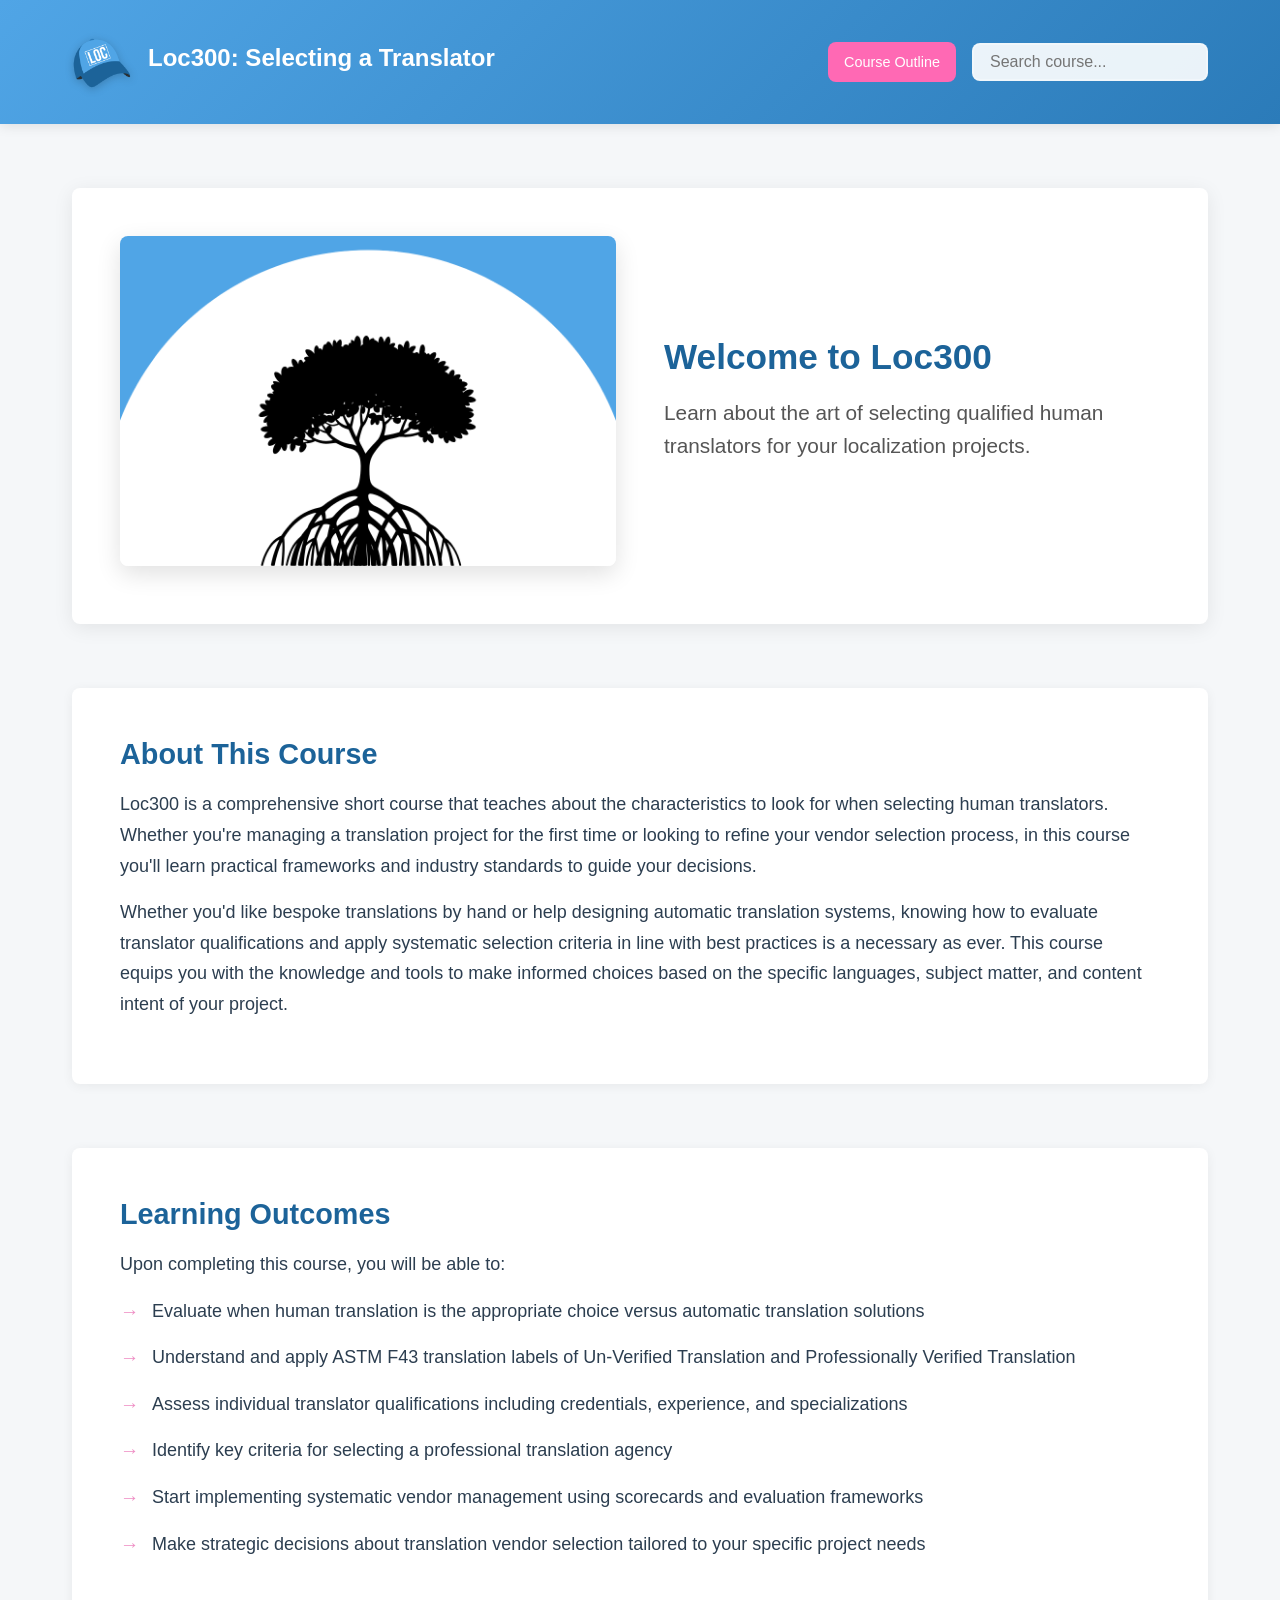
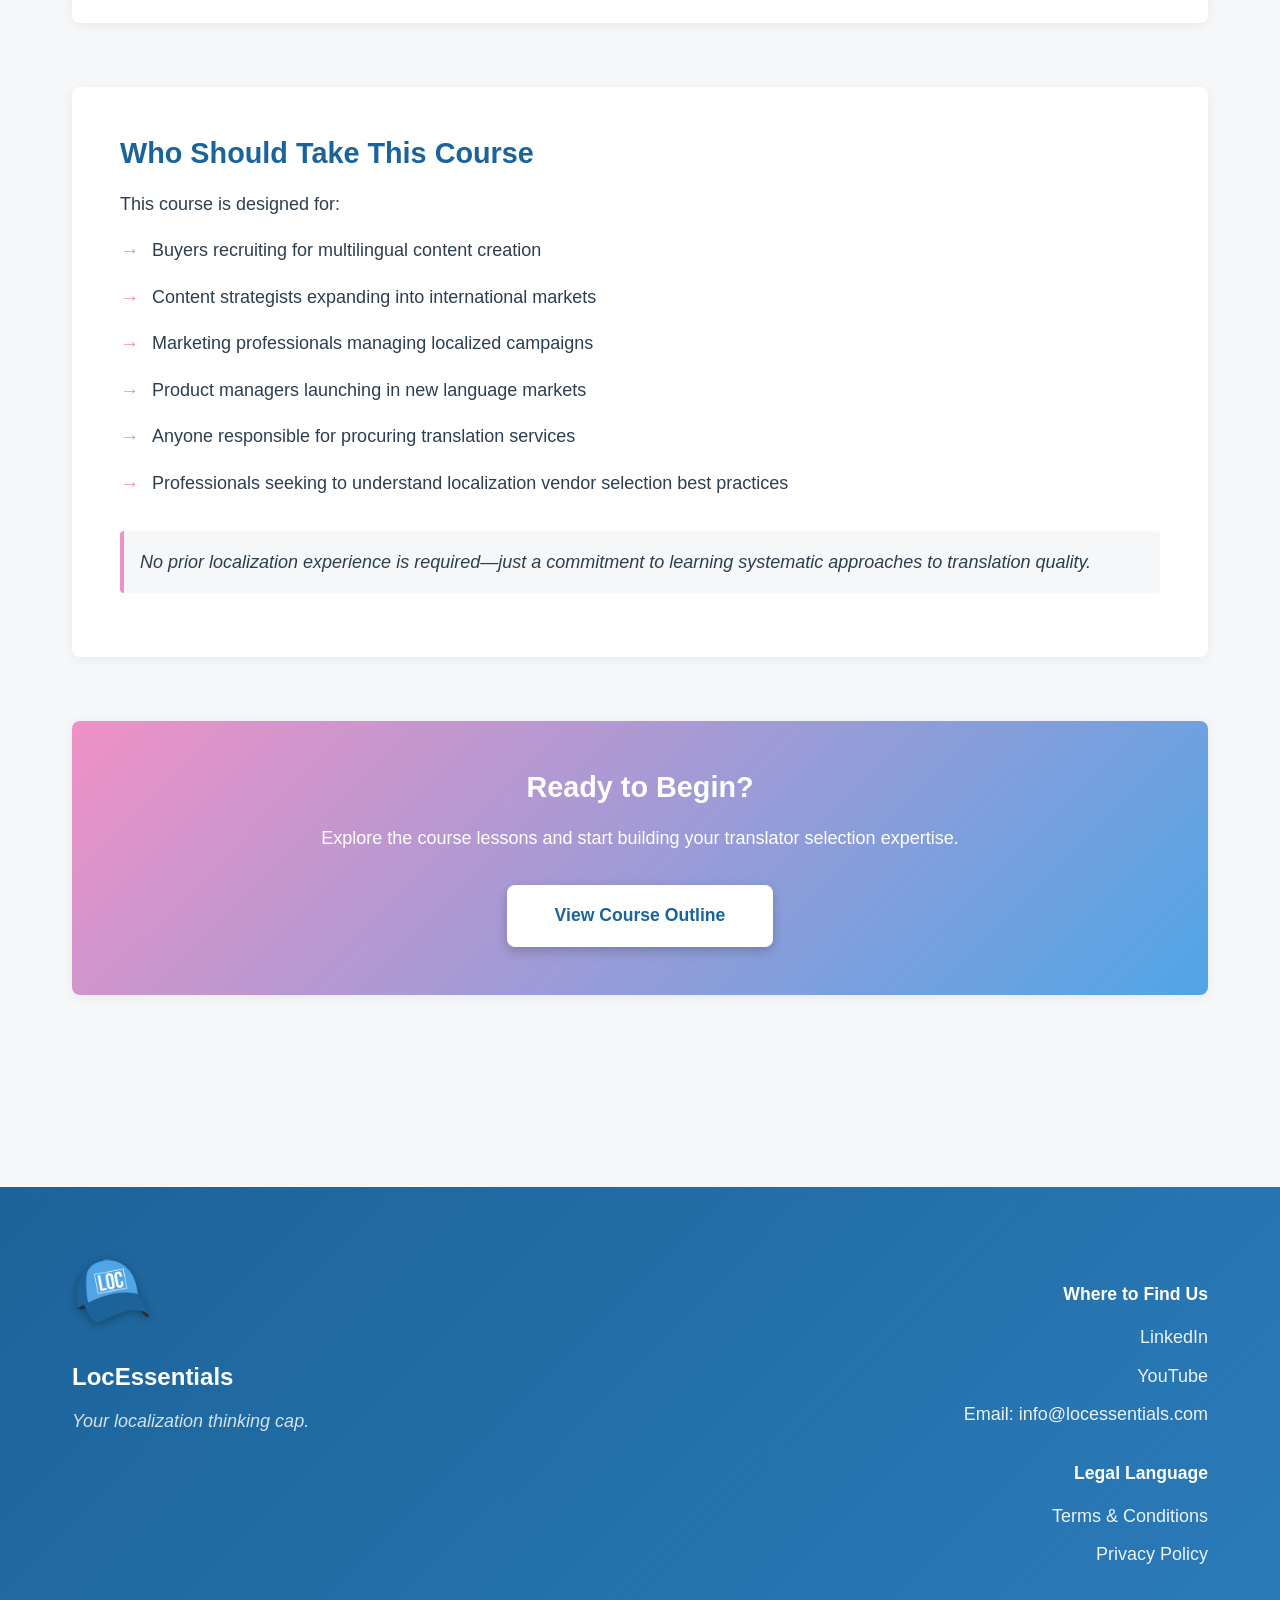
<file: index.html>
<!DOCTYPE html>
<html lang="en">
<head>
    <link rel="icon" type="image/x-icon" href="/favicon.ico">
    <meta charset="UTF-8">
    <meta name="viewport" content="width=device-width, initial-scale=1.0">
    <meta name="description" content="Loc300: Selecting a Translator - Learn the fundamentals of finding qualified human translators for your localization projects. A comprehensive course by LocEssentials.">
    <meta name="keywords" content="translator selection, localization, translation quality, human translation, translation agency, ASTM F43, vendor management">
    <meta name="author" content="LocEssentials">
    <meta property="og:title" content="Loc300: Selecting a Translator | LocEssentials">
    <meta property="og:description" content="Master the art of selecting qualified translators for your localization needs.">
    <meta property="og:type" content="website">
    <meta property="og:url" content="https://loc300.locessentials.com">
    
    <title>Loc300: Selecting a Translator | LocEssentials</title>
    <link rel="stylesheet" href="styles.css">
    <script src="search.js" defer></script>
</head>
<body>
    <header class="site-header">
        <div class="header-content">
            <div class="logo-title">
                <img src="images/logo-tilted.png" alt="LocEssentials tilted cap logo" class="header-logo">
                <h1 class="site-title"><a href="https://loc300.locessentials.com" class="footer-brand">Loc300: Selecting a Translator</a></h1>
            </div>
        <div class="search-container">
            <a href="course-outline.html" class="outline-button">Course Outline</a>
            <input type="search" placeholder="Search course..." class="search-input" id="searchInput">
        </div>
        </div>
    </header>

    <main class="main-content">
        <section class="hero-section">
            <div class="course-cover">
                <img src="images/OpenSource_ClassCover.png" alt="Mangrove tree and roots silhouette centered on a white circle with a light blue background">
            </div>
            <div class="welcome-text">
                <h2 class="section-title">Welcome to Loc300</h2>
                <p class="lead-text">Learn about the art of selecting qualified human translators for your localization projects.</p>
            </div>

        </section>

        <section class="course-description">
            <h3>About This Course</h3>
            <p>Loc300 is a comprehensive short course that teaches about the characteristics to look for when selecting human translators. Whether you're managing a translation project for the first time or looking to refine your vendor selection process, in this course you'll learn practical frameworks and industry standards to guide your decisions.</p>
            
            <p>Whether you'd like bespoke translations by hand or help designing automatic translation systems, knowing how to evaluate translator qualifications and apply systematic selection criteria in line with best practices is a necessary as ever. This course equips you with the knowledge and tools to make informed choices based on the specific languages, subject matter, and content intent of your project.</p>
        </section>

        <section class="learning-outcomes">
            <h3>Learning Outcomes</h3>
            <p>Upon completing this course, you will be able to:</p>
            <ul class="outcomes-list">
                <li>Evaluate when human translation is the appropriate choice versus automatic translation solutions</li>
                <li>Understand and apply ASTM F43 translation labels of Un-Verified Translation and Professionally Verified Translation</li>
                <li>Assess individual translator qualifications including credentials, experience, and specializations</li>
                <li>Identify key criteria for selecting a professional translation agency</li>
                <li>Start implementing systematic vendor management using scorecards and evaluation frameworks</li>
                <li>Make strategic decisions about translation vendor selection tailored to your specific project needs</li>
            </ul>
        </section>

        <section class="target-audience">
            <h3>Who Should Take This Course</h3>
            <p>This course is designed for:</p>
            <ul class="audience-list">
                <li>Buyers recruiting for multilingual content creation</li>
                <li>Content strategists expanding into international markets</li>
                <li>Marketing professionals managing localized campaigns</li>
                <li>Product managers launching in new language markets</li>
                <li>Anyone responsible for procuring translation services</li>
                <li>Professionals seeking to understand localization vendor selection best practices</li>
            </ul>
            <p class="audience-note">No prior localization experience is required—just a commitment to learning systematic approaches to translation quality.</p>
        </section>

        <section class="cta-section">
            <h3>Ready to Begin?</h3>
            <p>Explore the course lessons and start building your translator selection expertise.</p>
            <a href="course-outline.html" class="cta-button">View Course Outline</a>
        </section>
    </main>

    <footer class="site-footer">
        <div class="footer-content">
            <div class="footer-column footer-left">
                <img src="images/logo-primary.png" alt="LocEssentials primary cap logo" class="footer-logo">
                <a href="https://locessentials.com" target="_blank" rel="noopener noreferrer" class="footer-brand">LocEssentials</a>
                <p class="footer-tagline">Your localization thinking cap.</p>
            </div>
            
            <div class="footer-column footer-right">
                <h4>Where to Find Us</h4>
                <ul class="footer-links">
                    <li><a href="https://www.linkedin.com/company/locessentials/" target="_blank" rel="noopener noreferrer">LinkedIn</a></li>
                    <li><a href="https://www.youtube.com/@locessentials" target="_blank" rel="noopener noreferrer">YouTube</a></li>
                    <li><a href="mailto:info@locessentials.com">Email: info@locessentials.com</a></li>
                </ul>
                <h4>Legal Language</h4>
                <ul class="footer-links">
                    <li><a href="https://locessentials.com/terms-of-service/" target="_blank" rel="noopener noreferrer">Terms & Conditions</a></li>
                    <li><a href="https://locessentials.com/privacy-policy/" target="_blank" rel="noopener noreferrer">Privacy Policy</a></li>
                </ul>
            </div>
        </div>
    </footer>
</body>
</html>
</file>
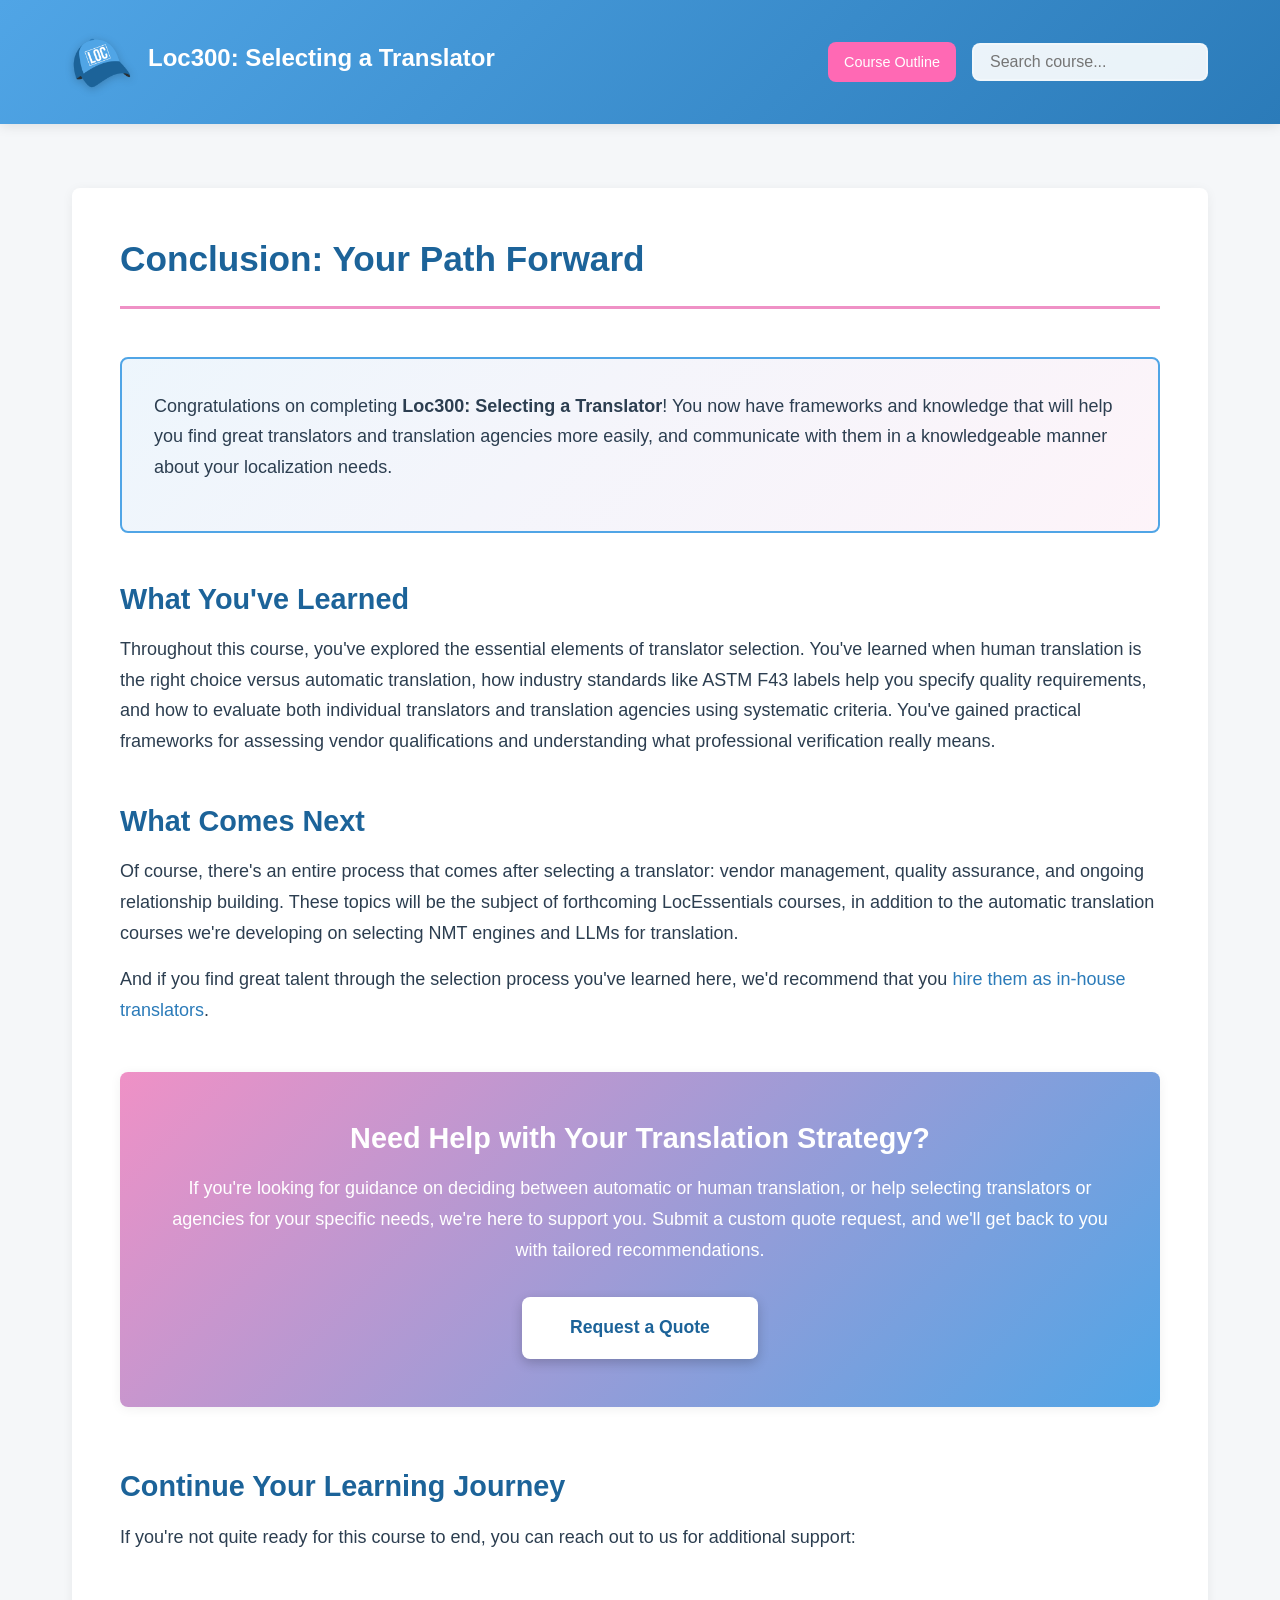
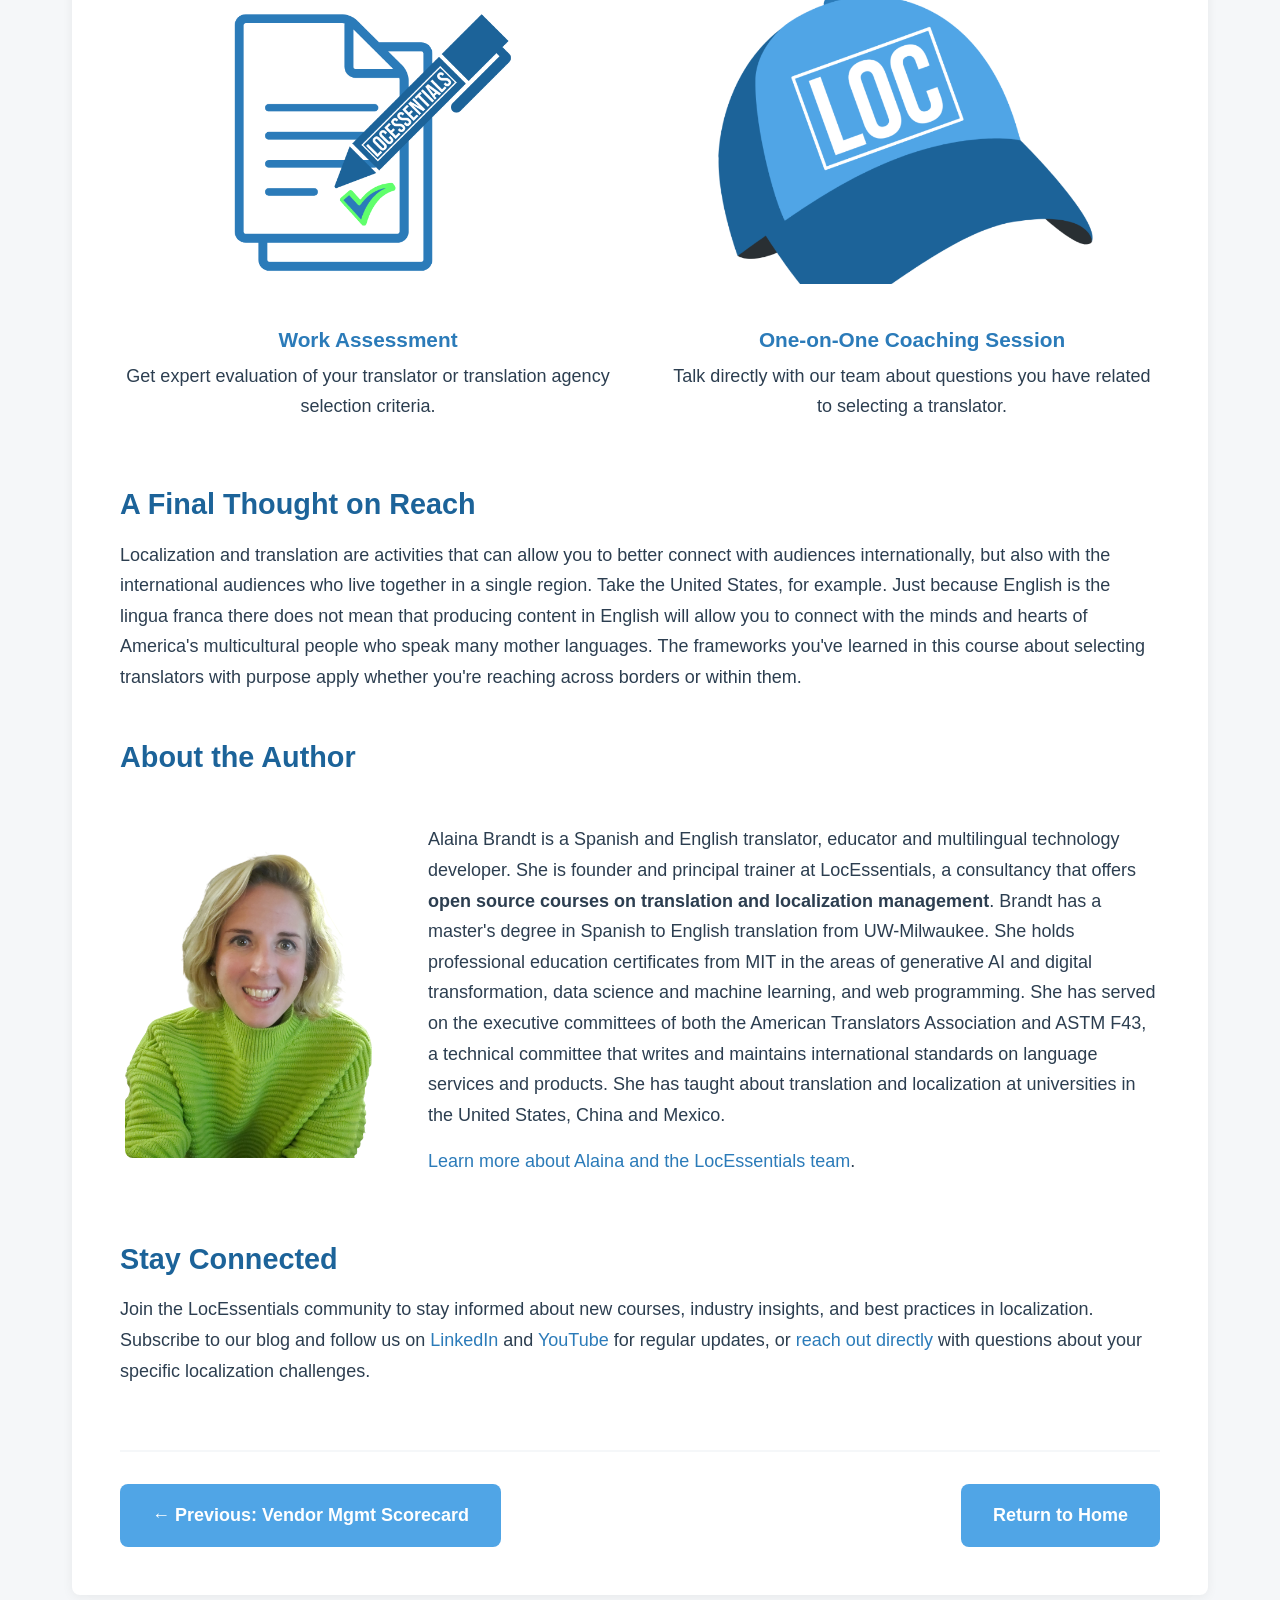
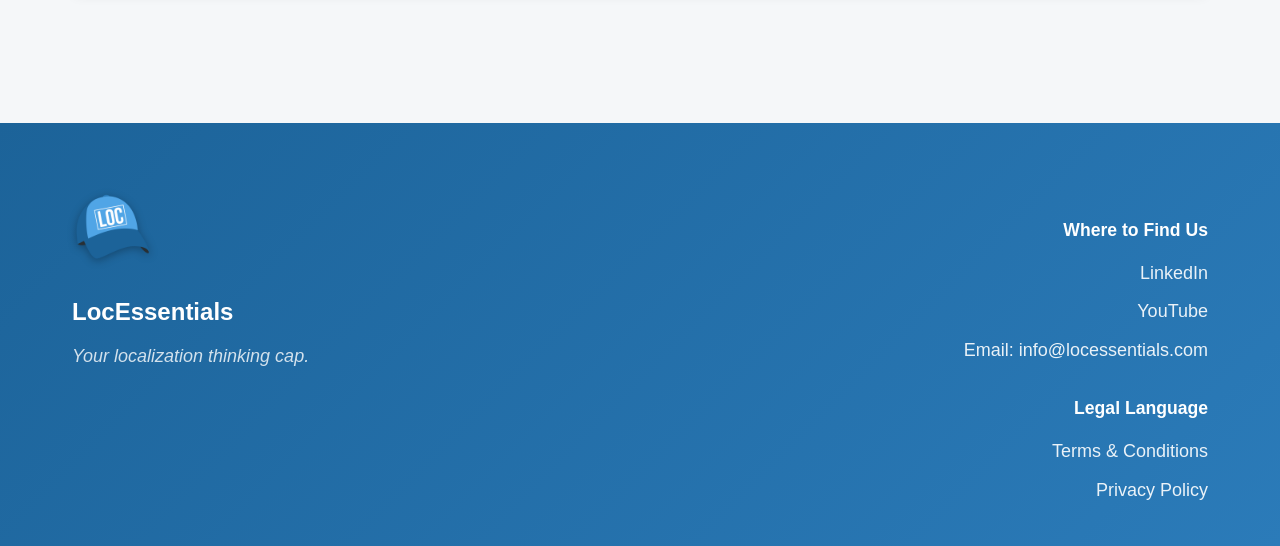
<file: conclusion.html>
<!DOCTYPE html>
<html lang="en">
<head>
    <link rel="icon" type="image/x-icon" href="/favicon.ico">
    <meta charset="UTF-8">
    <meta name="viewport" content="width=device-width, initial-scale=1.0">
    <meta name="description" content="Loc300 Conclusion - Apply your translator selection knowledge and explore next steps with LocEssentials courses and consulting services.">
    <meta name="keywords" content="course conclusion, translator selection, localization consulting, translation services, vendor management">
    <title>Conclusion: Your Path Forward | Loc300</title>
    <link rel="stylesheet" href="styles.css">
</head>
<body>
    <header class="site-header">
        <div class="header-content">
            <div class="logo-title">
                <img src="images/logo-tilted.png" alt="LocEssentials tilted cap logo" class="header-logo">
                <h1 class="site-title"><a href="https://loc300.locessentials.com" class="footer-brand">Loc300: Selecting a Translator</a></h1>
            </div>
        <div class="search-container">
            <a href="course-outline.html" class="outline-button">Course Outline</a>
            <input type="search" placeholder="Search course..." class="search-input" id="searchInput">
        </div>
        </div>
    </header>

    <main class="main-content">
        <div class="page-content">
            <div class="page-header">
                <h2>Conclusion: Your Path Forward</h2>
            </div>

            <div class="learning-objectives-box">
            <p>Congratulations on completing <strong>Loc300: Selecting a Translator</strong>! You now have frameworks and knowledge that will help you find great translators and translation agencies more easily, and communicate with them in a knowledgeable manner about your localization needs.</p>
            </div>

            <h3>What You've Learned</h3>
            <p>Throughout this course, you've explored the essential elements of translator selection. You've learned when human translation is the right choice versus automatic translation, how industry standards like ASTM F43 labels help you specify quality requirements, and how to evaluate both individual translators and translation agencies using systematic criteria. You've gained practical frameworks for assessing vendor qualifications and understanding what professional verification really means.</p>
            <br>

            <h3>What Comes Next</h3>
            <p>Of course, there's an entire process that comes after selecting a translator: vendor management, quality assurance, and ongoing relationship building. These topics will be the subject of forthcoming LocEssentials courses, in addition to the automatic translation courses we're developing on selecting NMT engines and LLMs for translation.</p>

            <p>And if you find great talent through the selection process you've learned here, we'd recommend that you <a href="https://locessentials.com/blog/2025/12/31/why-it-makes-sense-to-hire-in-house-translators/" target="_blank" rel="noopener noreferrer">hire them as in-house translators</a>.</p>
            <br>
            <!-- Quote Request Section -->
            <div class="cta-section">
                <h3>Need Help with Your Translation Strategy?</h3>
                <p>If you're looking for guidance on deciding between automatic or human translation, or help selecting translators or agencies for your specific needs, we're here to support you. Submit a custom quote request, and we'll get back to you with tailored recommendations.</p>
                <a href="https://locessentials.com/custom-quote/" target="_blank" rel="noopener noreferrer" class="cta-button">Request a Quote</a>
            </div>
            <br>
            <br>
            <!-- Products Section -->
            <h3>Continue Your Learning Journey</h3>
            <p>If you're not quite ready for this course to end, you can reach out to us for additional support:</p>

            <div class="two-column-section">
                <div class="column-item">
                    <a href="https://locessentials.com/products/services/one-time-assessment/" target="_blank" rel="noopener noreferrer">
                        <img src="images/LocEssentialsAssessment.png" alt="Two stacked documents with blue outlines and light blue text lines, a navy blue pen with LocEssentials in white lettering positioned diagonally across the front document, and a blue and green checkmark in the lower right corner on a white background" class="product-image">
                    </a>
                    <h4><a href="https://locessentials.com/products/services/one-time-assessment/" target="_blank" rel="noopener noreferrer">Work Assessment</a></h4>
                    <p>Get expert evaluation of your translator or translation agency selection criteria.</p>
                </div>

                <div class="column-item">
                    <a href="https://locessentials.com/products/services/1-on-1-coaching-session/" target="_blank" rel="noopener noreferrer">
                        <img src="images/LocHat690x490.png" alt="Two toned baseball cap in blue with the phrase Loc in white lettering enclosed in a white square on the crown tilted up on a white background" class="product-image">
                    </a>
                    <h4><a href="https://locessentials.com/products/services/1-on-1-coaching-session/" target="_blank" rel="noopener noreferrer">One-on-One Coaching Session</a></h4>
                    <p>Talk directly with our team about questions you have related to selecting a translator.</p>
                </div>
            </div>

            <!-- Final Thought -->
            <h3>A Final Thought on Reach</h3>
            <p>Localization and translation are activities that can allow you to better connect with audiences internationally, but also with the international audiences who live together in a single region. Take the United States, for example. Just because English is the lingua franca there does not mean that producing content in English will allow you to connect with the minds and hearts of America's multicultural people who speak many mother languages. The frameworks you've learned in this course about selecting translators with purpose apply whether you're reaching across borders or within them.</p>
            <br>
            <!-- About the Author -->
            <h3>About the Author</h3>
            <div class="two-column-section author-section">
                <div class="author-image-column">
                    <img src="images/AlainaGreenSweater-NoBG.png" alt="Upper body of a blond, Caucasian woman named Alaina wearing a lime green sweater and smiling" class="author-image">
                </div>
                <div class="author-bio-column">
                    <p>Alaina Brandt is a Spanish and English translator, educator and multilingual technology developer. She is founder and principal trainer at LocEssentials, a consultancy that offers <strong>open source courses on translation and localization management</strong>. Brandt has a master's degree in Spanish to English translation from UW-Milwaukee. She holds professional education certificates from MIT in the areas of generative AI and digital transformation, data science and machine learning, and web programming. She has served on the executive committees of both the American Translators Association and ASTM F43, a technical committee that writes and maintains international standards on language services and products. She has taught about translation and localization at universities in the United States, China and Mexico.</p>
                    <p><a href="https://locessentials.com/about-us/" target="_blank">Learn more about Alaina and the LocEssentials team</a>.</p>
                </div>
            </div>

            <!-- Stay Connected -->
            <h3>Stay Connected</h3>
            <p>Join the LocEssentials community to stay informed about new courses, industry insights, and best practices in localization. Subscribe to our blog and follow us on <a href="https://www.linkedin.com/company/locessentials/" target="_blank">LinkedIn</a> and <a href="https://www.youtube.com/@locessentials" target="_blank">YouTube</a> for regular updates, or <a href="mailto:info@locessentials.com">reach out directly</a> with questions about your specific localization challenges.</p>
            <p></p>
            <div class="page-nav">
                <a href="lesson-6.html" class="nav-button">← Previous: Vendor Mgmt Scorecard</a>
                <a href="index.html" class="nav-button">Return to Home</a>
            </div>
        </div>
    </main>

    <footer class="site-footer">
        <div class="footer-content">
            <div class="footer-column footer-left">
                <img src="images/logo-primary.png" alt="LocEssentials primary cap logo" class="footer-logo">
                <a href="https://locessentials.com" target="_blank" rel="noopener noreferrer" class="footer-brand">LocEssentials</a>
                <p class="footer-tagline">Your localization thinking cap.</p>
            </div>
            
            <div class="footer-column footer-right">
                <h4>Where to Find Us</h4>
                <ul class="footer-links">
                    <li><a href="https://www.linkedin.com/company/locessentials/" target="_blank" rel="noopener noreferrer">LinkedIn</a></li>
                    <li><a href="https://www.youtube.com/@locessentials" target="_blank" rel="noopener noreferrer">YouTube</a></li>
                    <li><a href="mailto:info@locessentials.com">Email: info@locessentials.com</a></li>
                </ul>
                
                <h4>Legal Language</h4>
                <ul class="footer-links">
                    <li><a href="https://locessentials.com/terms-of-service/" target="_blank" rel="noopener noreferrer">Terms & Conditions</a></li>
                    <li><a href="https://locessentials.com/privacy-policy/" target="_blank" rel="noopener noreferrer">Privacy Policy</a></li>
                </ul>
            </div>
        </div>
    </footer>
</body>
</html>
</file>
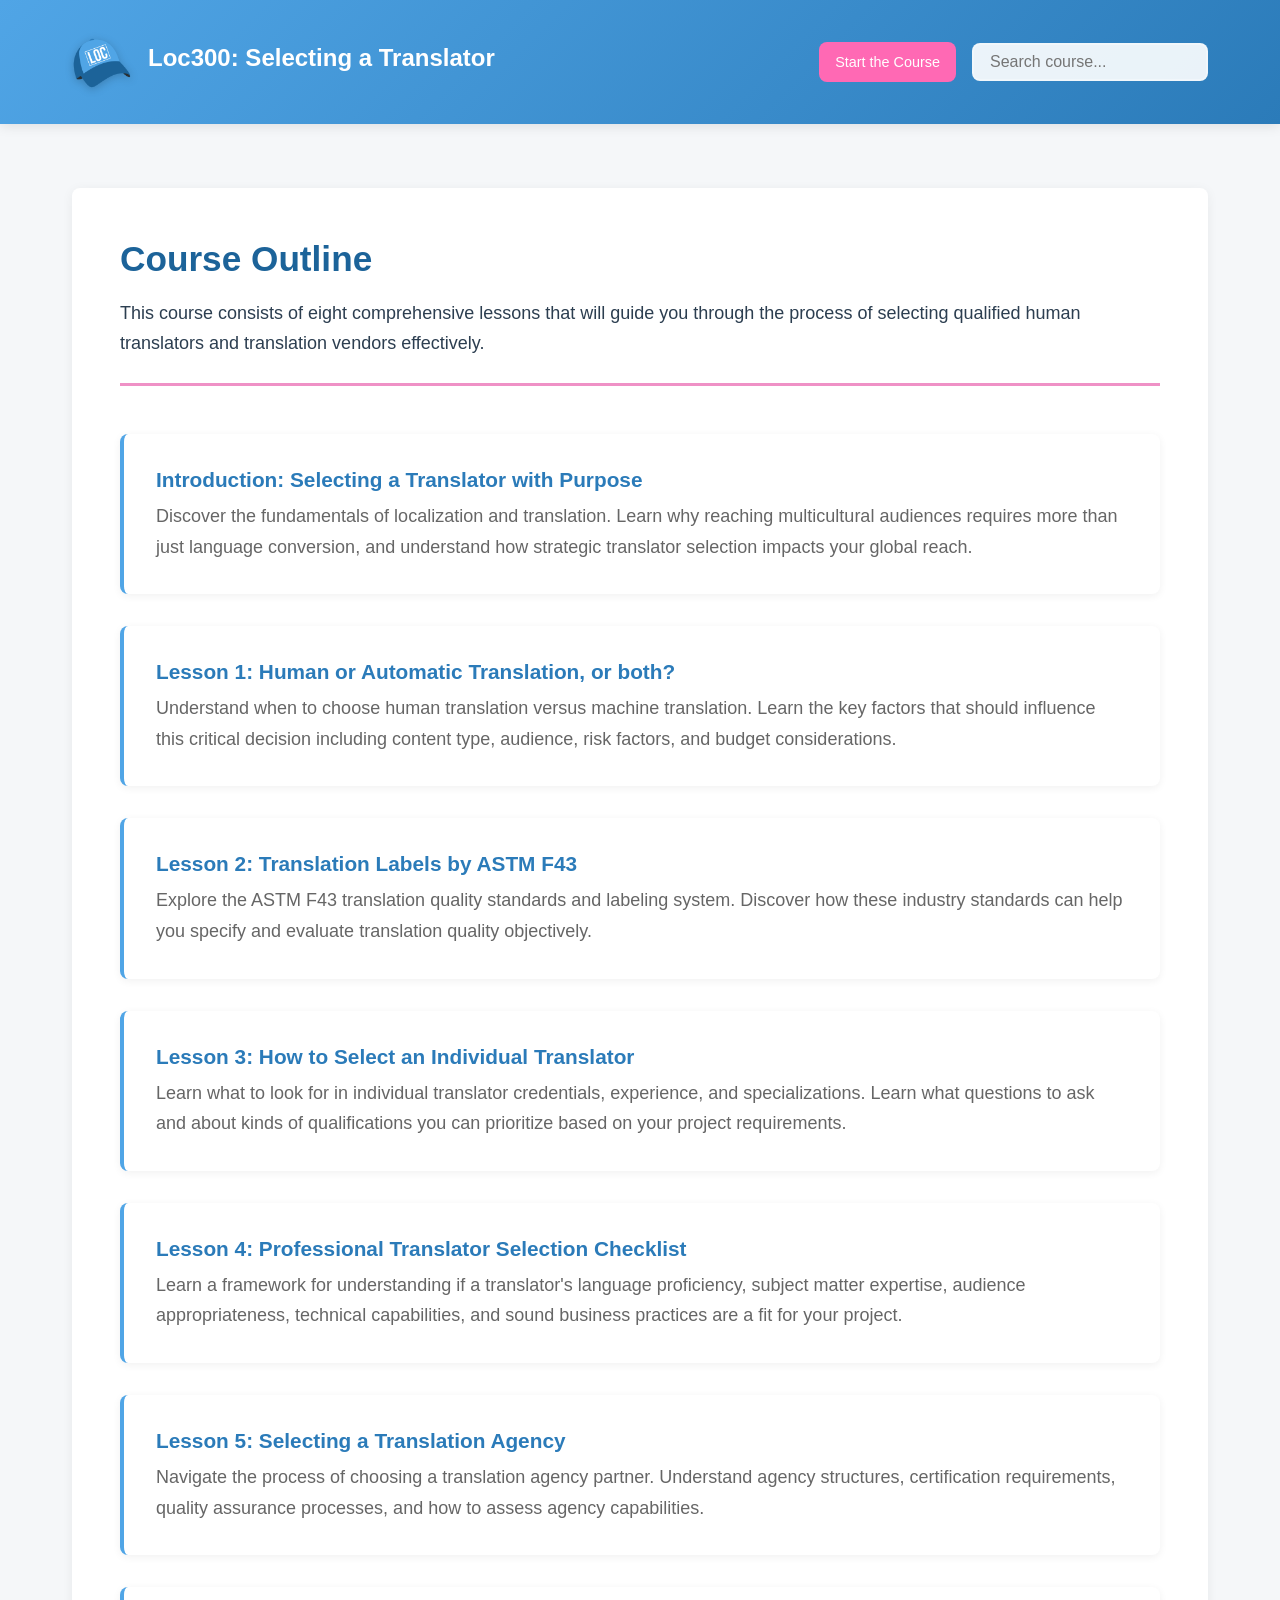
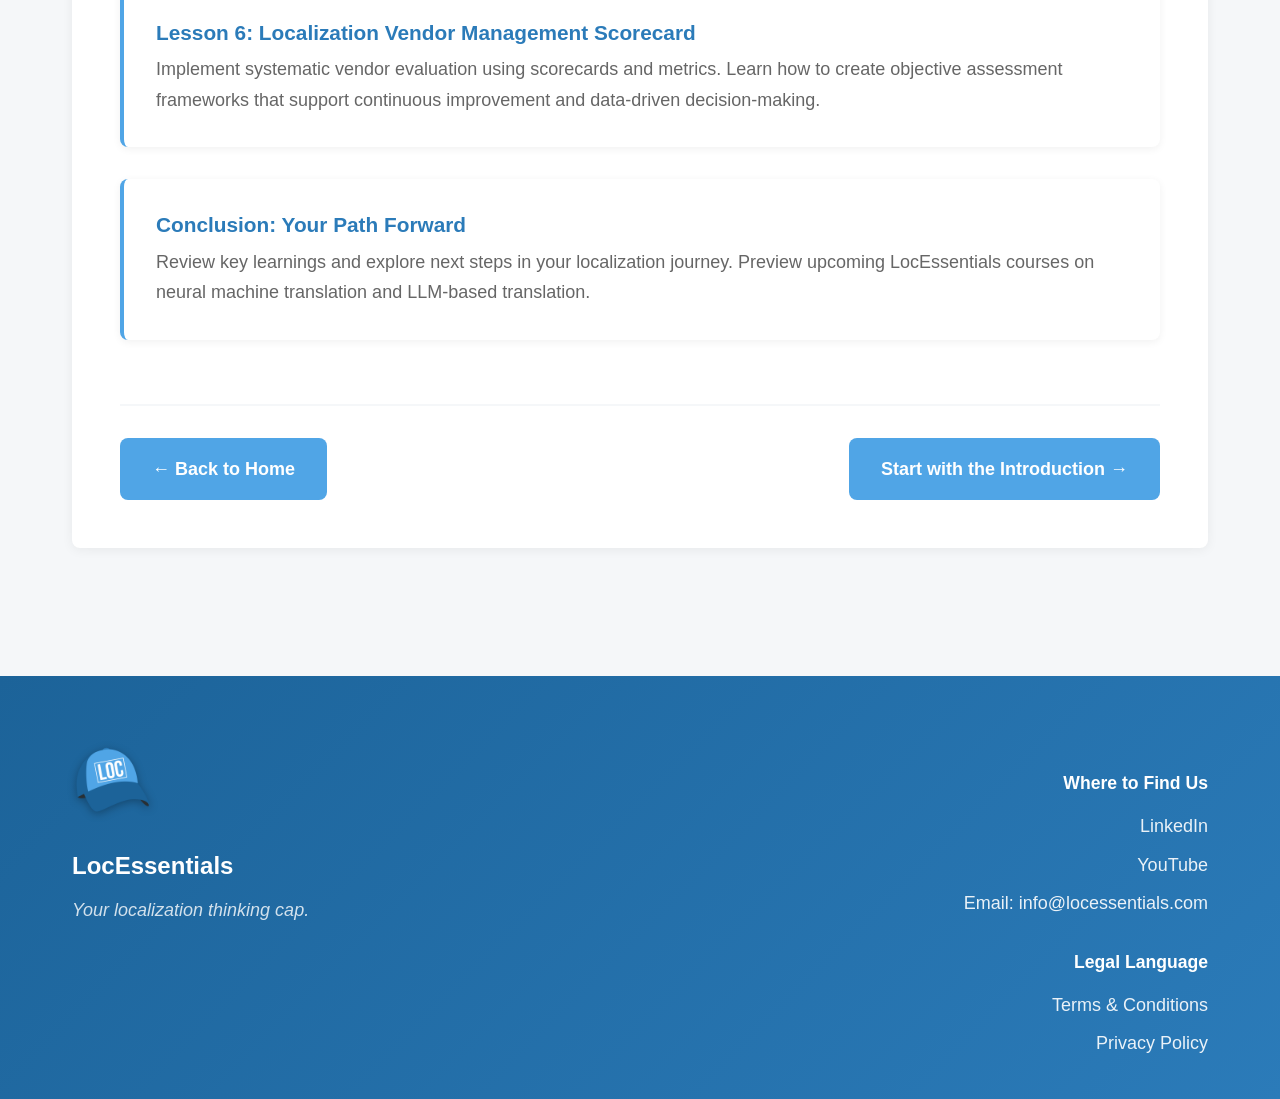
<file: course-outline.html>
<!DOCTYPE html>
<html lang="en">
<head>
    <link rel="icon" type="image/x-icon" href="/favicon.ico">
    <meta charset="UTF-8">
    <meta name="viewport" content="width=device-width, initial-scale=1.0">
    <meta name="description" content="Loc300 Course Outline - Comprehensive lessons covering human vs automatic translation, ASTM F43 standards, translator selection, agency evaluation, and vendor management.">
    <meta name="keywords" content="course outline, translation lessons, ASTM F43, translator selection, vendor management, localization training">
    <title>Course Outline | Loc300: Selecting a Translator</title>
    <link rel="stylesheet" href="styles.css">
    <script src="search.js" defer></script>
</head>
<body>
    <header class="site-header">
        <div class="header-content">
            <div class="logo-title">
                <img src="images/logo-tilted.png" alt="LocEssentials tilted cap logo" class="header-logo">
                <h1 class="site-title"><a href="https://loc300.locessentials.com" class="footer-brand">Loc300: Selecting a Translator</a></h1>
            </div>
        <div class="search-container">
            <a href="introduction.html" class="outline-button">Start the Course</a>
            <input type="search" placeholder="Search course..." class="search-input" id="searchInput">
        </div>
        </div>
    </header>

    <main class="main-content">
        <div class="page-content">
            <div class="page-header">
                <h2>Course Outline</h2>
                <p>This course consists of eight comprehensive lessons that will guide you through the process of selecting qualified human translators and translation vendors effectively.</p>
            </div>

            <div class="lesson-list">
                <a href="introduction.html" class="lesson-link">
                    <div class="lesson-card">
                        <h4>Introduction: Selecting a Translator with Purpose</h4>
                        <p>Discover the fundamentals of localization and translation. Learn why reaching multicultural audiences requires more than just language conversion, and understand how strategic translator selection impacts your global reach.</p>
                    </div>
                </a>

                <a href="lesson-1.html" class="lesson-link">
                    <div class="lesson-card">
                        <h4>Lesson 1: Human or Automatic Translation, or both?</h4>
                        <p>Understand when to choose human translation versus machine translation. Learn the key factors that should influence this critical decision including content type, audience, risk factors, and budget considerations.</p>
                    </div>
                </a>

                <a href="lesson-2.html" class="lesson-link">
                    <div class="lesson-card">
                        <h4>Lesson 2: Translation Labels by ASTM F43</h4>
                        <p>Explore the ASTM F43 translation quality standards and labeling system. Discover how these industry standards can help you specify and evaluate translation quality objectively.</p>
                    </div>
                </a>

                <a href="lesson-3.html" class="lesson-link">
                    <div class="lesson-card">
                        <h4>Lesson 3: How to Select an Individual Translator</h4>
                        <p>Learn what to look for in individual translator credentials, experience, and specializations. Learn what questions to ask and about kinds of qualifications you can prioritize based on your project requirements.</p>
                    </div>
                </a>

                <a href="lesson-4.html" class="lesson-link">
                    <div class="lesson-card">
                        <h4>Lesson 4: Professional Translator Selection Checklist</h4>
                        <p>Learn a framework for understanding if a translator's language proficiency, subject matter expertise, audience appropriateness, technical capabilities, and sound business practices are a fit for your project.</p>
                    </div>
                </a>

                <a href="lesson-5.html" class="lesson-link">
                    <div class="lesson-card">
                        <h4>Lesson 5: Selecting a Translation Agency</h4>
                        <p>Navigate the process of choosing a translation agency partner. Understand agency structures, certification requirements, quality assurance processes, and how to assess agency capabilities.</p>
                    </div>
                </a>

                <a href="lesson-6.html" class="lesson-link">
                    <div class="lesson-card">
                        <h4>Lesson 6: Localization Vendor Management Scorecard</h4>
                        <p>Implement systematic vendor evaluation using scorecards and metrics. Learn how to create objective assessment frameworks that support continuous improvement and data-driven decision-making.</p>
                    </div>
                </a>

                <a href="conclusion.html" class="lesson-link">
                    <div class="lesson-card">
                        <h4>Conclusion: Your Path Forward</h4>
                        <p>Review key learnings and explore next steps in your localization journey. Preview upcoming LocEssentials courses on neural machine translation and LLM-based translation.</p>
                    </div>
                </a>
            </div>

            <div class="page-nav">
                <a href="index.html" class="nav-button">← Back to Home</a>
                <a href="introduction.html" class="nav-button">Start with the Introduction →</a>
            </div>
        </div>
    </main>

    <footer class="site-footer">
        <div class="footer-content">
            <div class="footer-column footer-left">
                <img src="images/logo-primary.png" alt="LocEssentials primary cap logo" class="footer-logo">
                <a href="https://locessentials.com" target="_blank" rel="noopener noreferrer" class="footer-brand">LocEssentials</a>
                <p class="footer-tagline">Your localization thinking cap.</p>
            </div>
            
            <div class="footer-column footer-right">
                <h4>Where to Find Us</h4>
                <ul class="footer-links">
                    <li><a href="https://www.linkedin.com/company/locessentials/" target="_blank" rel="noopener noreferrer">LinkedIn</a></li>
                    <li><a href="https://www.youtube.com/@locessentials" target="_blank" rel="noopener noreferrer">YouTube</a></li>
                    <li><a href="mailto:info@locessentials.com">Email: info@locessentials.com</a></li>
                </ul>
                
                <h4>Legal Language</h4>
                <ul class="footer-links">
                    <li><a href="https://locessentials.com/terms-of-service/" target="_blank" rel="noopener noreferrer">Terms & Conditions</a></li>
                    <li><a href="https://locessentials.com/privacy-policy/" target="_blank" rel="noopener noreferrer">Privacy Policy</a></li>
                </ul>
            </div>
        </div>
    </footer>
</body>
</html>
</file>
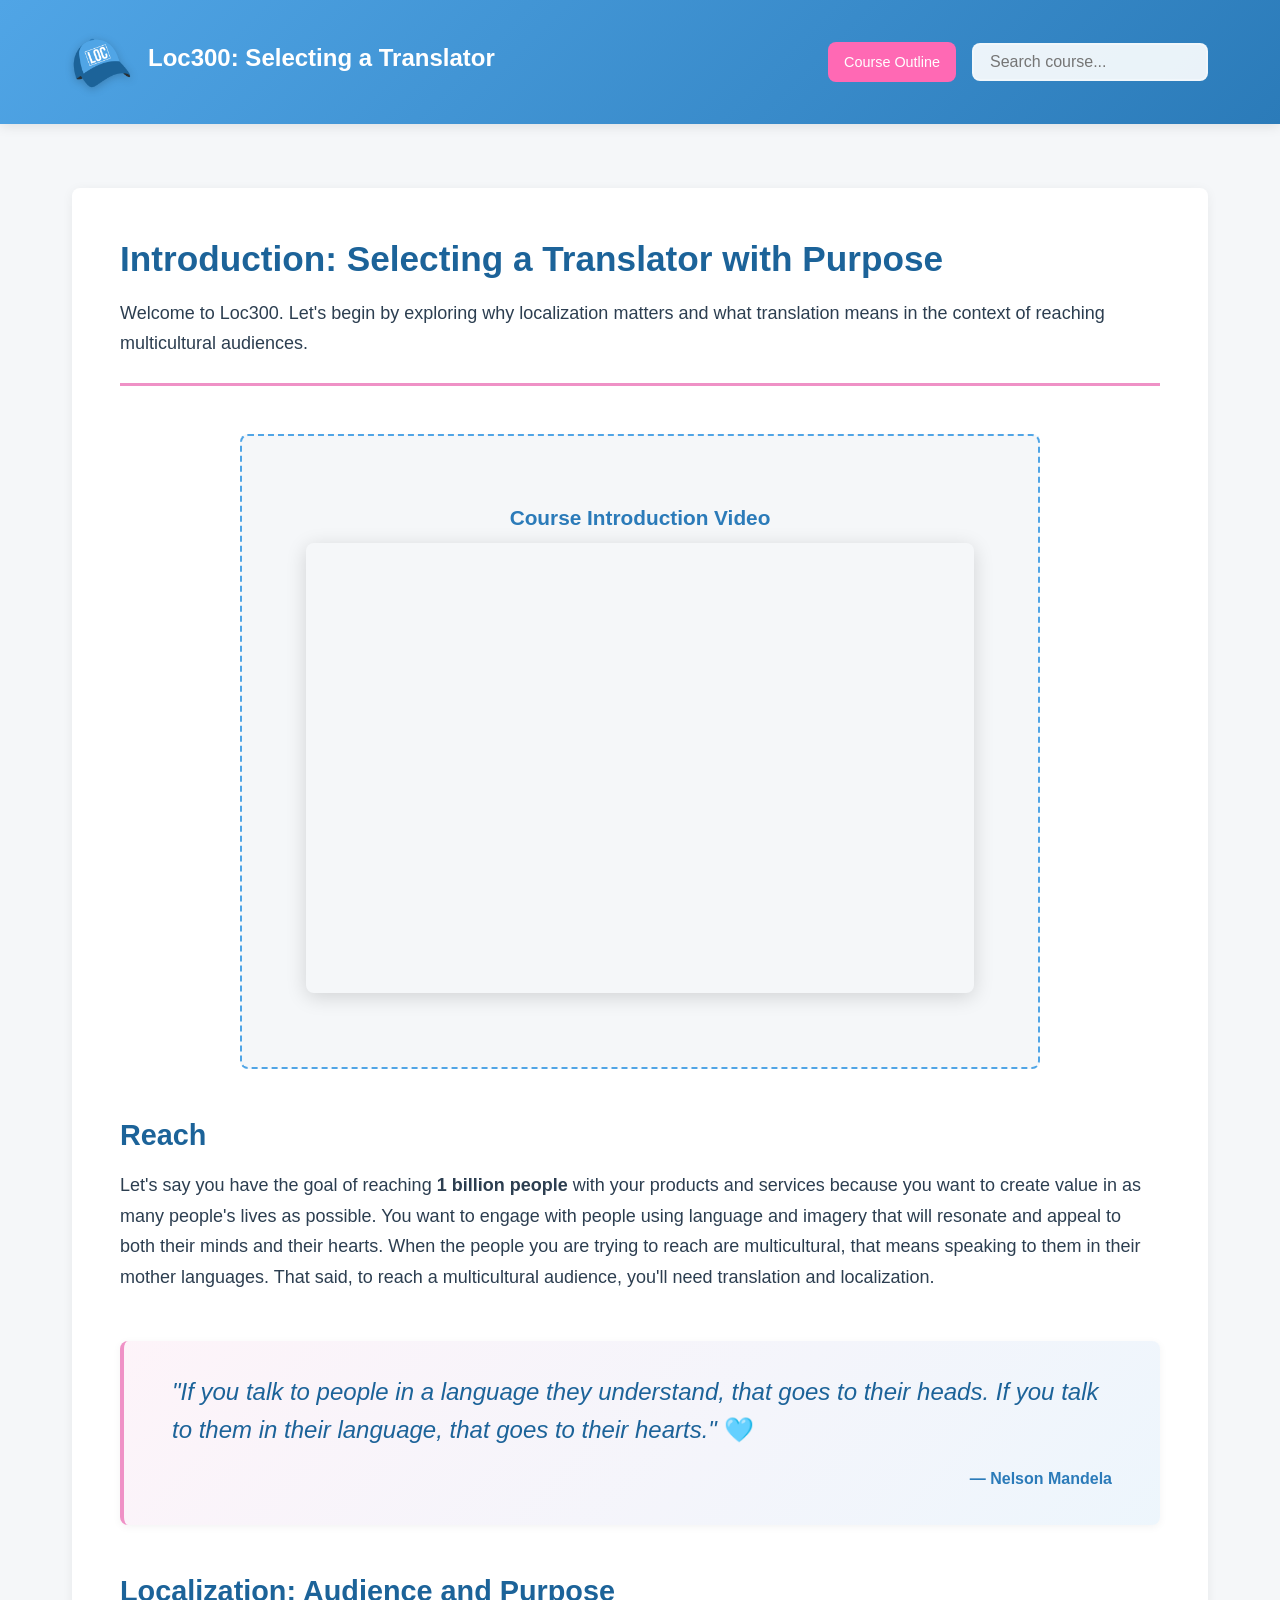
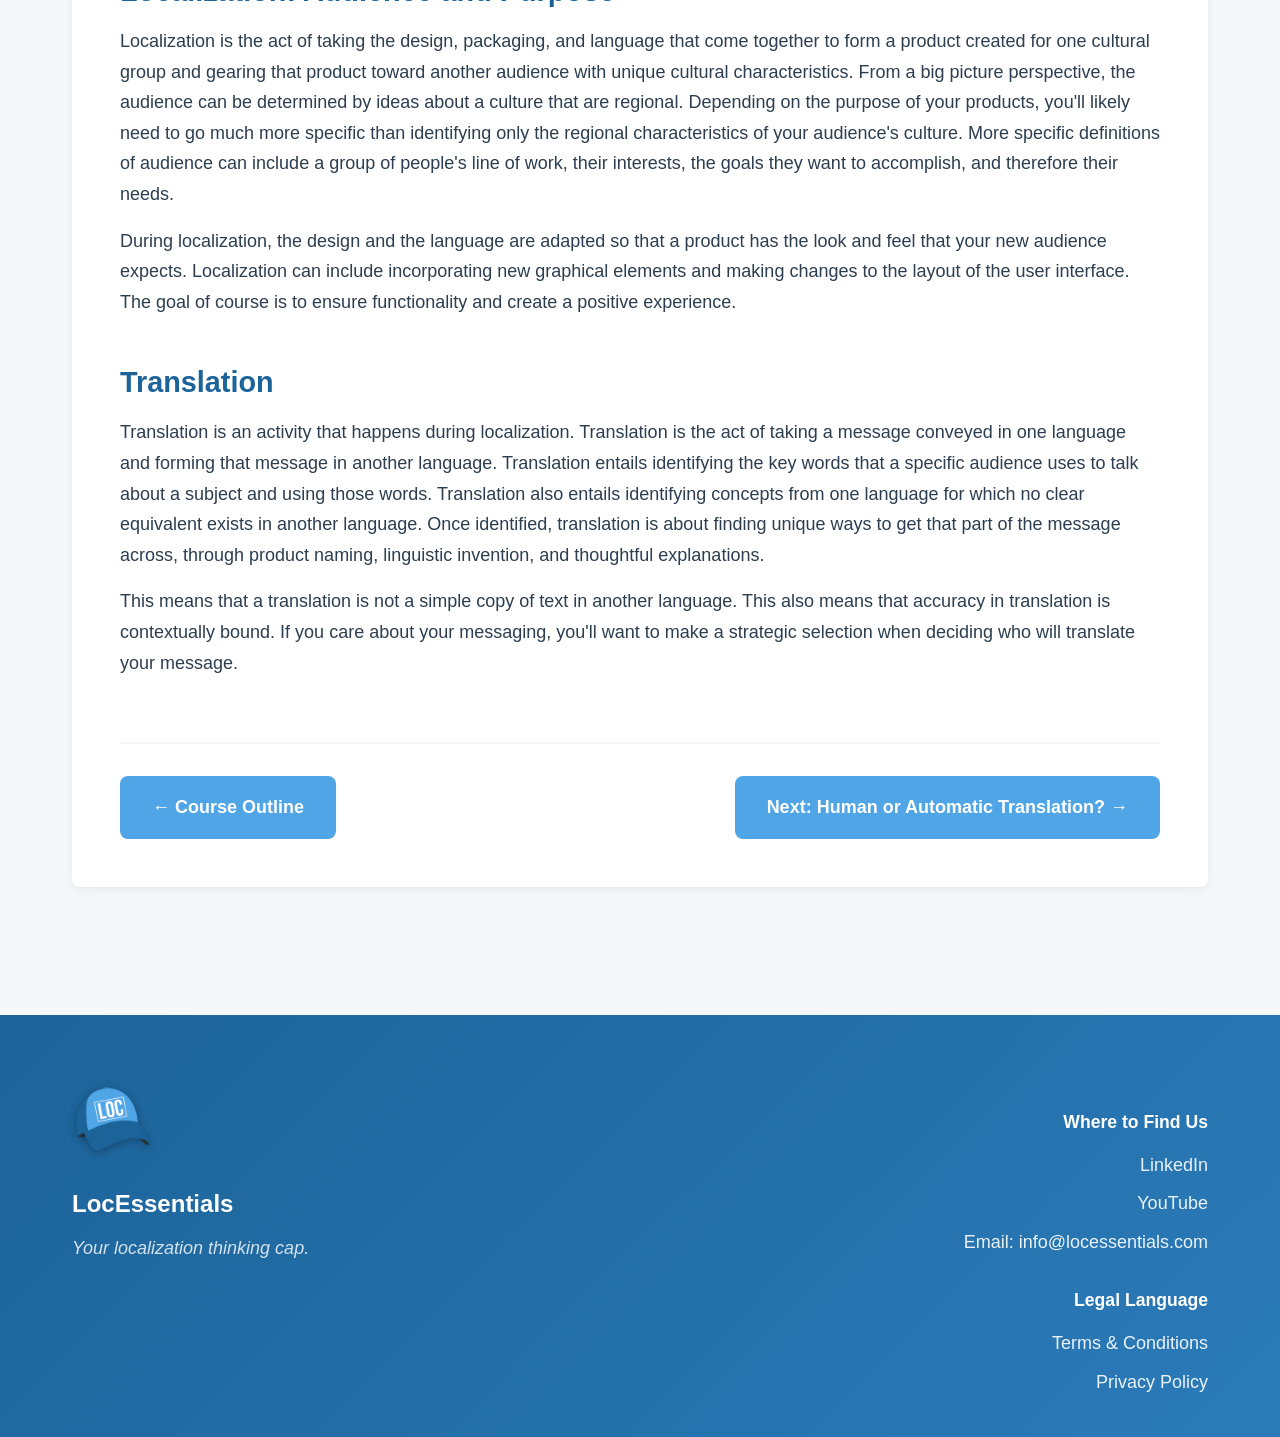
<file: introduction.html>
<!DOCTYPE html>
<html lang="en">
<head>
    <link rel="icon" type="image/x-icon" href="/favicon.ico">
    <meta charset="UTF-8">
    <meta name="viewport" content="width=device-width, initial-scale=1.0">
    <meta name="description" content="Introduction to Loc300: Understanding reach, localization, and translation fundamentals for selecting qualified translators.">
    <meta name="keywords" content="localization introduction, translation fundamentals, multicultural audience, localization basics, translation strategy">
    <title>Introduction | Loc300: Selecting a Translator</title>
    <link rel="stylesheet" href="styles.css">
    <script src="search.js" defer></script>
</head>
<body>
    <header class="site-header">
        <div class="header-content">
            <div class="logo-title">
                <img src="images/logo-tilted.png" alt="LocEssentials tilted cap logo" class="header-logo">
                <h1 class="site-title"><a href="https://loc300.locessentials.com" class="footer-brand">Loc300: Selecting a Translator</a></h1>
            </div>
        <div class="search-container">
            <a href="course-outline.html" class="outline-button">Course Outline</a>
            <input type="search" placeholder="Search course..." class="search-input" id="searchInput">
        </div>
        </div>
    </header>

    <main class="main-content">
        <div class="page-content">
            <div class="page-header">
                <h2>Introduction: Selecting a Translator with Purpose</h2>
                <p>Welcome to Loc300. Let's begin by exploring why localization matters and what translation means in the context of reaching multicultural audiences.</p>
            </div>

            <!-- Video Section -->
            <div class="video-container">
                <div class="video-placeholder">
                    <p class="video-label">Course Introduction Video</p>
                    <!-- Replace this div with your YouTube embed code: -->
                   <iframe width="560" height="315" src="https://www.youtube.com/embed/ZfN-jS5HWIw?si=FgHNGF9khcK0QJxW" title="Loc300 Course Introduction" frameborder="0" allow="accelerometer; autoplay; clipboard-write; encrypted-media; gyroscope; picture-in-picture; web-share" referrerpolicy="strict-origin-when-cross-origin" allowfullscreen></iframe>
                </div>
            </div>

            <!-- Reach Section -->
            <h3>Reach</h3>
            <p>Let's say you have the goal of reaching <strong>1 billion people</strong> with your products and services because you want to create value in as many people's lives as possible. You want to engage with people using language and imagery that will resonate and appeal to both their minds and their hearts. When the people you are trying to reach are multicultural, that means speaking to them in their mother languages. That said, to reach a multicultural audience, you'll need translation and localization.</p>

            <blockquote class="quote-box">
                <p class="quote-text"><i>"If you talk to people in a language they understand, that goes to their heads. If you talk to them in their language, that goes to their hearts."</i> 🩵</p>
                <cite class="quote-attribution">— Nelson Mandela</cite>
            </blockquote>

            <!-- Localization Section -->
            <h3>Localization: Audience and Purpose</h3>
            <p>Localization is the act of taking the design, packaging, and language that come together to form a product created for one cultural group and gearing that product toward another audience with unique cultural characteristics. From a big picture perspective, the audience can be determined by ideas about a culture that are regional. Depending on the purpose of your products, you'll likely need to go much more specific than identifying only the regional characteristics of your audience's culture. More specific definitions of audience can include a group of people's line of work, their interests, the goals they want to accomplish, and therefore their needs.</p>
            
            <p>During localization, the design and the language are adapted so that a product has the look and feel that your new audience expects. Localization can include incorporating new graphical elements and making changes to the layout of the user interface. The goal of course is to ensure functionality and create a positive experience.</p>
            <br>
            <!-- Translation Section -->
            <h3>Translation</h3>
            <p>Translation is an activity that happens during localization. Translation is the act of taking a message conveyed in one language and forming that message in another language. Translation entails identifying the key words that a specific audience uses to talk about a subject and using those words. Translation also entails identifying concepts from one language for which no clear equivalent exists in another language. Once identified, translation is about finding unique ways to get that part of the message across, through product naming, linguistic invention, and thoughtful explanations.</p>
            
            <p>This means that a translation is not a simple copy of text in another language. This also means that accuracy in translation is contextually bound. If you care about your messaging, you'll want to make a strategic selection when deciding who will translate your message.</p>

            <div class="page-nav">
                <a href="course-outline.html" class="nav-button">← Course Outline</a>
                <a href="lesson-1.html" class="nav-button">Next: Human or Automatic Translation? →</a>
            </div>
        </div>
    </main>

    <footer class="site-footer">
        <div class="footer-content">
            <div class="footer-column footer-left">
                <img src="images/logo-primary.png" alt="LocEssentials primary cap logo" class="footer-logo">
                <a href="https://locessentials.com" target="_blank" rel="noopener noreferrer" class="footer-brand">LocEssentials</a>
                <p class="footer-tagline">Your localization thinking cap.</p>
            </div>
            
            <div class="footer-column footer-right">
                <h4>Where to Find Us</h4>
                <ul class="footer-links">
                    <li><a href="https://www.linkedin.com/company/locessentials/" target="_blank" rel="noopener noreferrer">LinkedIn</a></li>
                    <li><a href="https://www.youtube.com/@locessentials" target="_blank" rel="noopener noreferrer">YouTube</a></li>
                    <li><a href="mailto:info@locessentials.com">Email: info@locessentials.com</a></li>
                </ul>
                <h4>Legal Language</h4>
                <ul class="footer-links">
                    <li><a href="https://locessentials.com/terms-of-service/" target="_blank" rel="noopener noreferrer">Terms & Conditions</a></li>
                    <li><a href="https://locessentials.com/privacy-policy/" target="_blank" rel="noopener noreferrer">Privacy Policy</a></li>
                </ul>
            </div>
        </div>
    </footer>
</body>
</html>
</file>
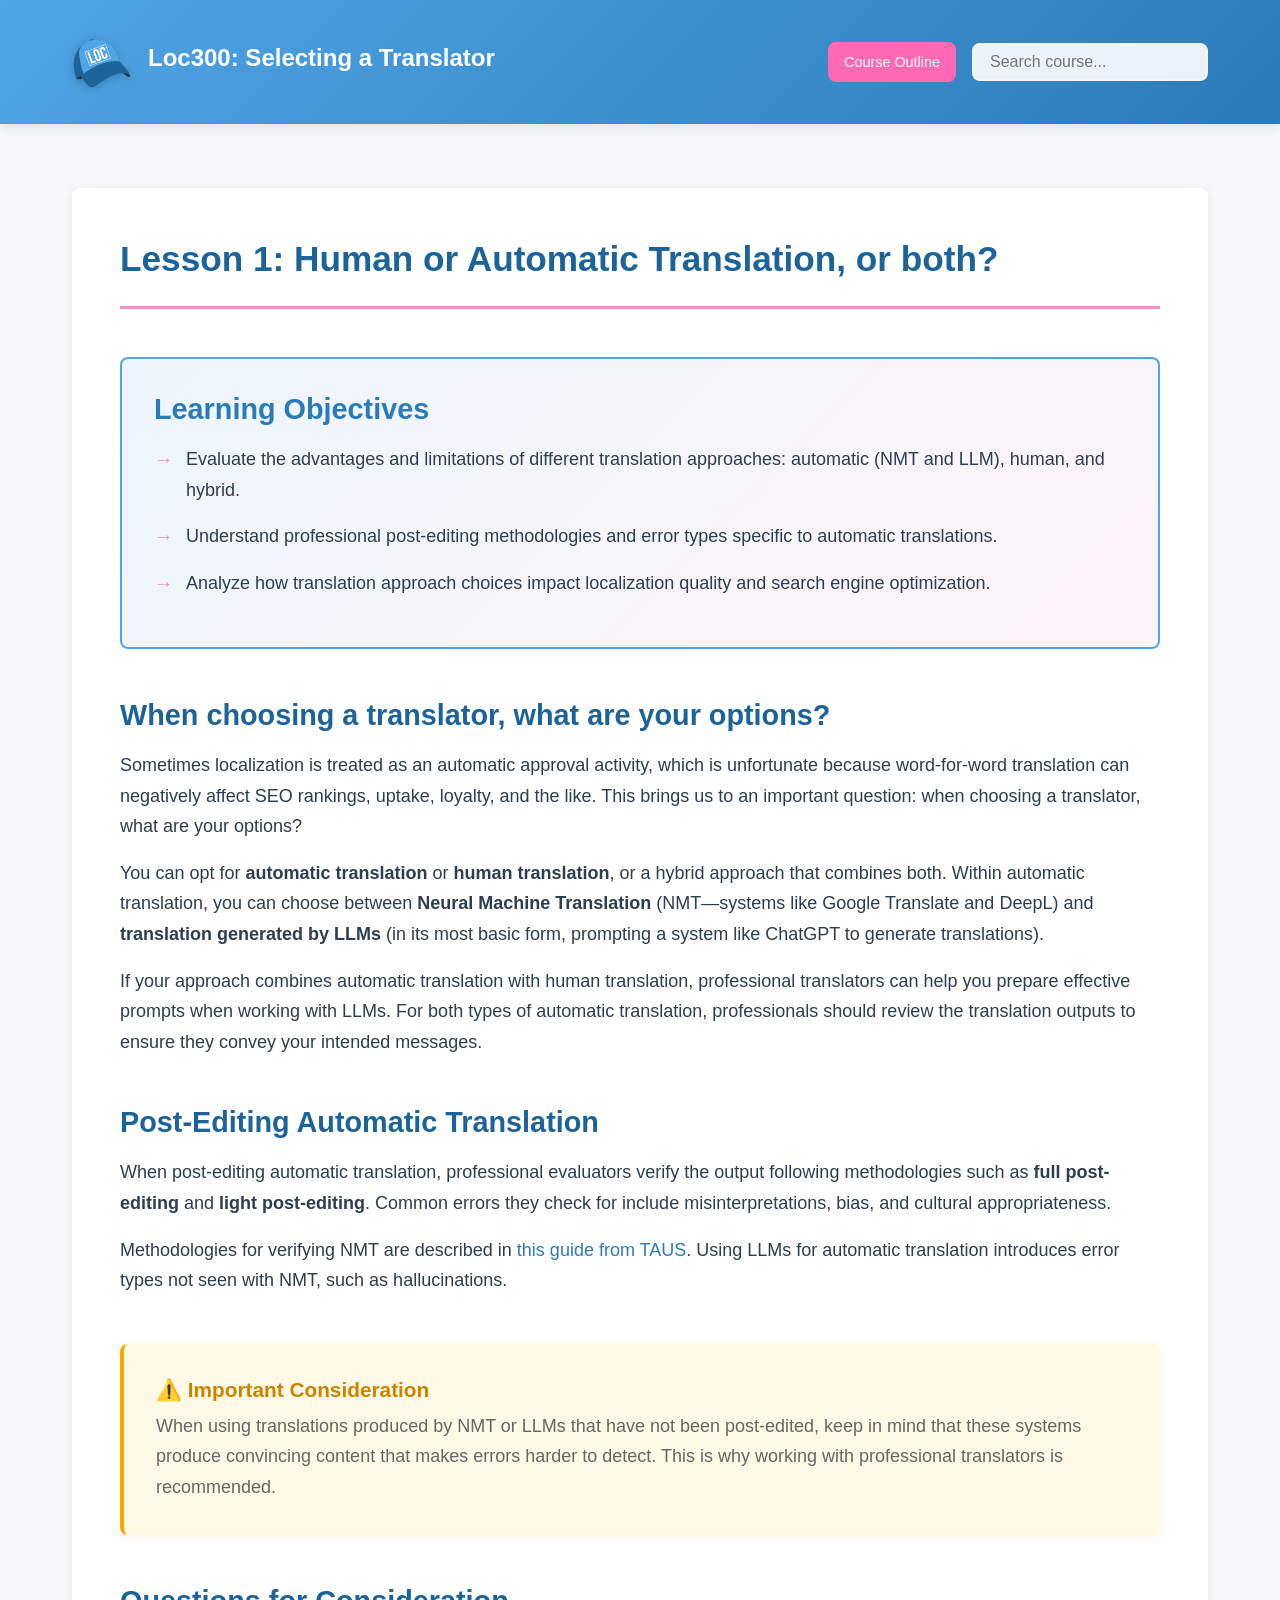
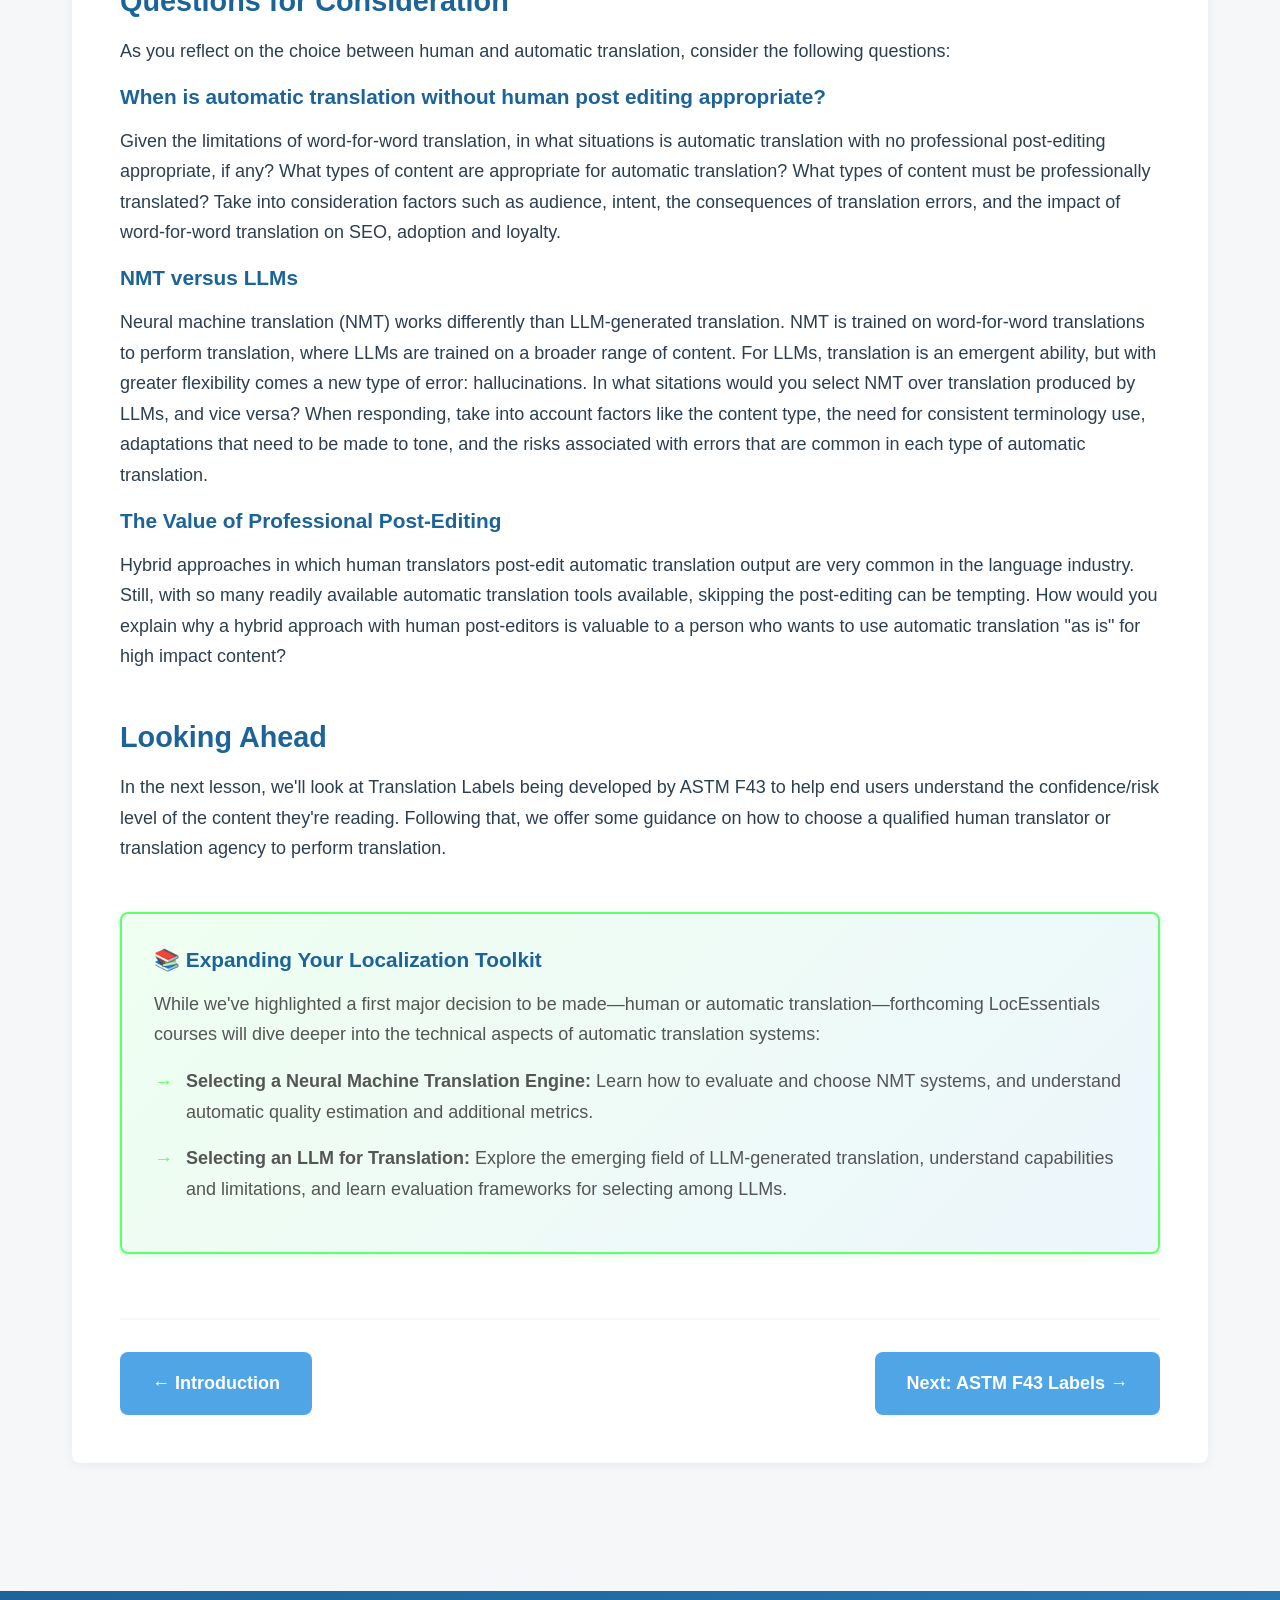
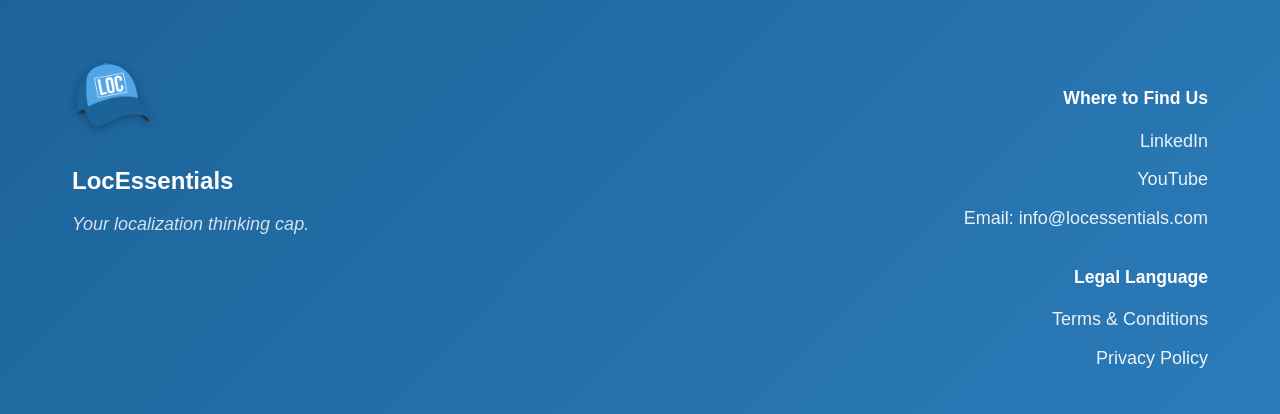
<file: lesson-1.html>
<!DOCTYPE html>
<html lang="en">
<head>
    <link rel="icon" type="image/x-icon" href="/favicon.ico">
    <meta charset="UTF-8">
    <meta name="viewport" content="width=device-width, initial-scale=1.0">
    <meta name="description" content="Lesson 1: Learn when to select human translation versus automatic translation based on content type, risk factors, and quality requirements.">
    <meta name="keywords" content="human translation, machine translation, automatic translation, translation selection, MT vs HT">
    <title>Lesson 1: Human or Automatic Translation, or both? | Loc300</title>
    <link rel="stylesheet" href="styles.css">
    <script src="search.js" defer></script>
</head>
<body>
    <header class="site-header">
        <div class="header-content">
            <div class="logo-title">
                <img src="images/logo-tilted.png" alt="LocEssentials tilted cap logo" class="header-logo">
                <h1 class="site-title"><a href="https://loc300.locessentials.com" class="footer-brand">Loc300: Selecting a Translator</a></h1>
            </div>
        <div class="search-container">
            <a href="course-outline.html" class="outline-button">Course Outline</a>
            <input type="search" placeholder="Search course..." class="search-input" id="searchInput">
        </div>
        </div>
    </header>

    <main class="main-content">
        <div class="page-content">
            <div class="page-header">
                <h2>Lesson 1: Human or Automatic Translation, or both?</h2>
            </div>

            <!-- Learning Objectives -->
            <div class="learning-objectives-box">
                <h3>Learning Objectives</h3>
                <ul class="outcomes-list">
                    <li>Evaluate the advantages and limitations of different translation approaches: automatic (NMT and LLM), human, and hybrid.</li>
                    <li>Understand professional post-editing methodologies and error types specific to automatic translations.</li>
                    <li>Analyze how translation approach choices impact localization quality and search engine optimization.</li>
                </ul>
            </div>

            <!-- Introduction -->
            <h3>When choosing a translator, what are your options?</h3>
            <p>Sometimes localization is treated as an automatic approval activity, which is unfortunate because word-for-word translation can negatively affect SEO rankings, uptake, loyalty, and the like. This brings us to an important question: when choosing a translator, what are your options?</p>

            <p>You can opt for <strong>automatic translation</strong> or <strong>human translation</strong>, or a hybrid approach that combines both. Within automatic translation, you can choose between <strong>Neural Machine Translation</strong> (NMT—systems like Google Translate and DeepL) and <strong>translation generated by LLMs</strong> (in its most basic form, prompting a system like ChatGPT to generate translations).</p>

            <p>If your approach combines automatic translation with human translation, professional translators can help you prepare effective prompts when working with LLMs. For both types of automatic translation, professionals should review the translation outputs to ensure they convey your intended messages.</p>
            <br>
            <!-- Post-Editing -->
            <h3>Post-Editing Automatic Translation</h3>
            <p>When post-editing automatic translation, professional evaluators verify the output following methodologies such as <strong>full post-editing</strong> and <strong>light post-editing</strong>. Common errors they check for include misinterpretations, bias, and cultural appropriateness.</p>

            <p>Methodologies for verifying NMT are described in <a href="ref/TAUS_PostEditingGuidelines.pdf" target="_blank">this guide from TAUS</a>. Using LLMs for automatic translation introduces error types not seen with NMT, such as hallucinations.</p>

            <div class="warning-box">
                <h4>⚠️ Important Consideration</h4>
                <p>When using translations produced by NMT or LLMs that have not been post-edited, keep in mind that these systems produce convincing content that makes errors harder to detect. This is why working with professional translators is recommended.</p>
            </div>

            <!-- Questions for Consideration -->
            <h3>Questions for Consideration</h3>
            <div>
                <p>As you reflect on the choice between human and automatic translation, consider the following questions:</p>
                <h4>When is automatic translation without human post editing appropriate?</h4>
                <p>Given the limitations of word-for-word translation, in what situations is automatic translation with no professional post-editing appropriate, if any? What types of content are appropriate for automatic translation? What types of content must be professionally translated? Take into consideration factors such as audience, intent, the consequences of translation errors, and the impact of word-for-word translation on SEO, adoption and loyalty.</p>
                <h4>NMT versus LLMs</h4>
                <p>Neural machine translation (NMT) works differently than LLM-generated translation. NMT is trained on word-for-word translations to perform translation, where LLMs are trained on a broader range of content. For LLMs, translation is an emergent ability, but with greater flexibility comes a new type of error: hallucinations. In what sitations would you select NMT over translation produced by LLMs, and vice versa? When responding, take into account factors like the content type, the need for consistent terminology use, adaptations that need to be made to tone, and the risks associated with errors that are common in each type of automatic translation.</p>
                <h4>The Value of Professional Post-Editing</h4>
                <p>Hybrid approaches in which human translators post-edit automatic translation output are very common in the language industry. Still, with so many readily available automatic translation tools available, skipping the post-editing can be tempting. How would you explain why a hybrid approach with human post-editors is valuable to a person who wants to use automatic translation "as is" for high impact content?</p>
            </div>
            <br>

            <!-- Looking Ahead -->
            <h3>Looking Ahead</h3>
            <p>In the next lesson, we'll look at Translation Labels being developed by ASTM F43 to help end users understand the confidence/risk level of the content they're reading. Following that, we offer some guidance on how to choose a qualified human translator or translation agency to perform translation.</p>

            <!-- Future Courses Callout -->
            <div class="future-courses-callout">
                <h4>📚 Expanding Your Localization Toolkit</h4>
                <p>While we've highlighted a first major decision to be made—human or automatic translation—forthcoming LocEssentials courses will dive deeper into the technical aspects of automatic translation systems:</p>
                <ul class="outcomes-list">
                    <li><strong>Selecting a Neural Machine Translation Engine:</strong> Learn how to evaluate and choose NMT systems, and understand automatic quality estimation and additional metrics.</li>
                    <li><strong>Selecting an LLM for Translation:</strong> Explore the emerging field of LLM-generated translation, understand capabilities and limitations, and learn evaluation frameworks for selecting among LLMs.</li>
                </ul>
            </div>

            <!-- Navigation -->
            <div class="page-nav">
                <a href="introduction.html" class="nav-button">← Introduction</a>
                <a href="lesson-2.html" class="nav-button">Next: ASTM F43 Labels →</a>
            </div>
        </div>
    </main>

    <footer class="site-footer">
        <div class="footer-content">
            <div class="footer-column footer-left">
                <img src="images/logo-primary.png" alt="LocEssentials primary cap logo" class="footer-logo">
                <a href="https://locessentials.com" target="_blank" rel="noopener noreferrer" class="footer-brand">LocEssentials</a>
                <p class="footer-tagline">Your localization thinking cap.</p>
            </div>
            
            <div class="footer-column footer-right">
                <h4>Where to Find Us</h4>
                <ul class="footer-links">
                    <li><a href="https://www.linkedin.com/company/locessentials/" target="_blank" rel="noopener noreferrer">LinkedIn</a></li>
                    <li><a href="https://www.youtube.com/@locessentials" target="_blank" rel="noopener noreferrer">YouTube</a></li>
                    <li><a href="mailto:info@locessentials.com">Email: info@locessentials.com</a></li>
                </ul>
                
                <h4>Legal Language</h4>
                <ul class="footer-links">
                    <li><a href="https://locessentials.com/terms-of-service/" target="_blank" rel="noopener noreferrer">Terms & Conditions</a></li>
                    <li><a href="https://locessentials.com/privacy-policy/" target="_blank" rel="noopener noreferrer">Privacy Policy</a></li>
                </ul>
            </div>
        </div>
    </footer>
</body>
</html>
</file>
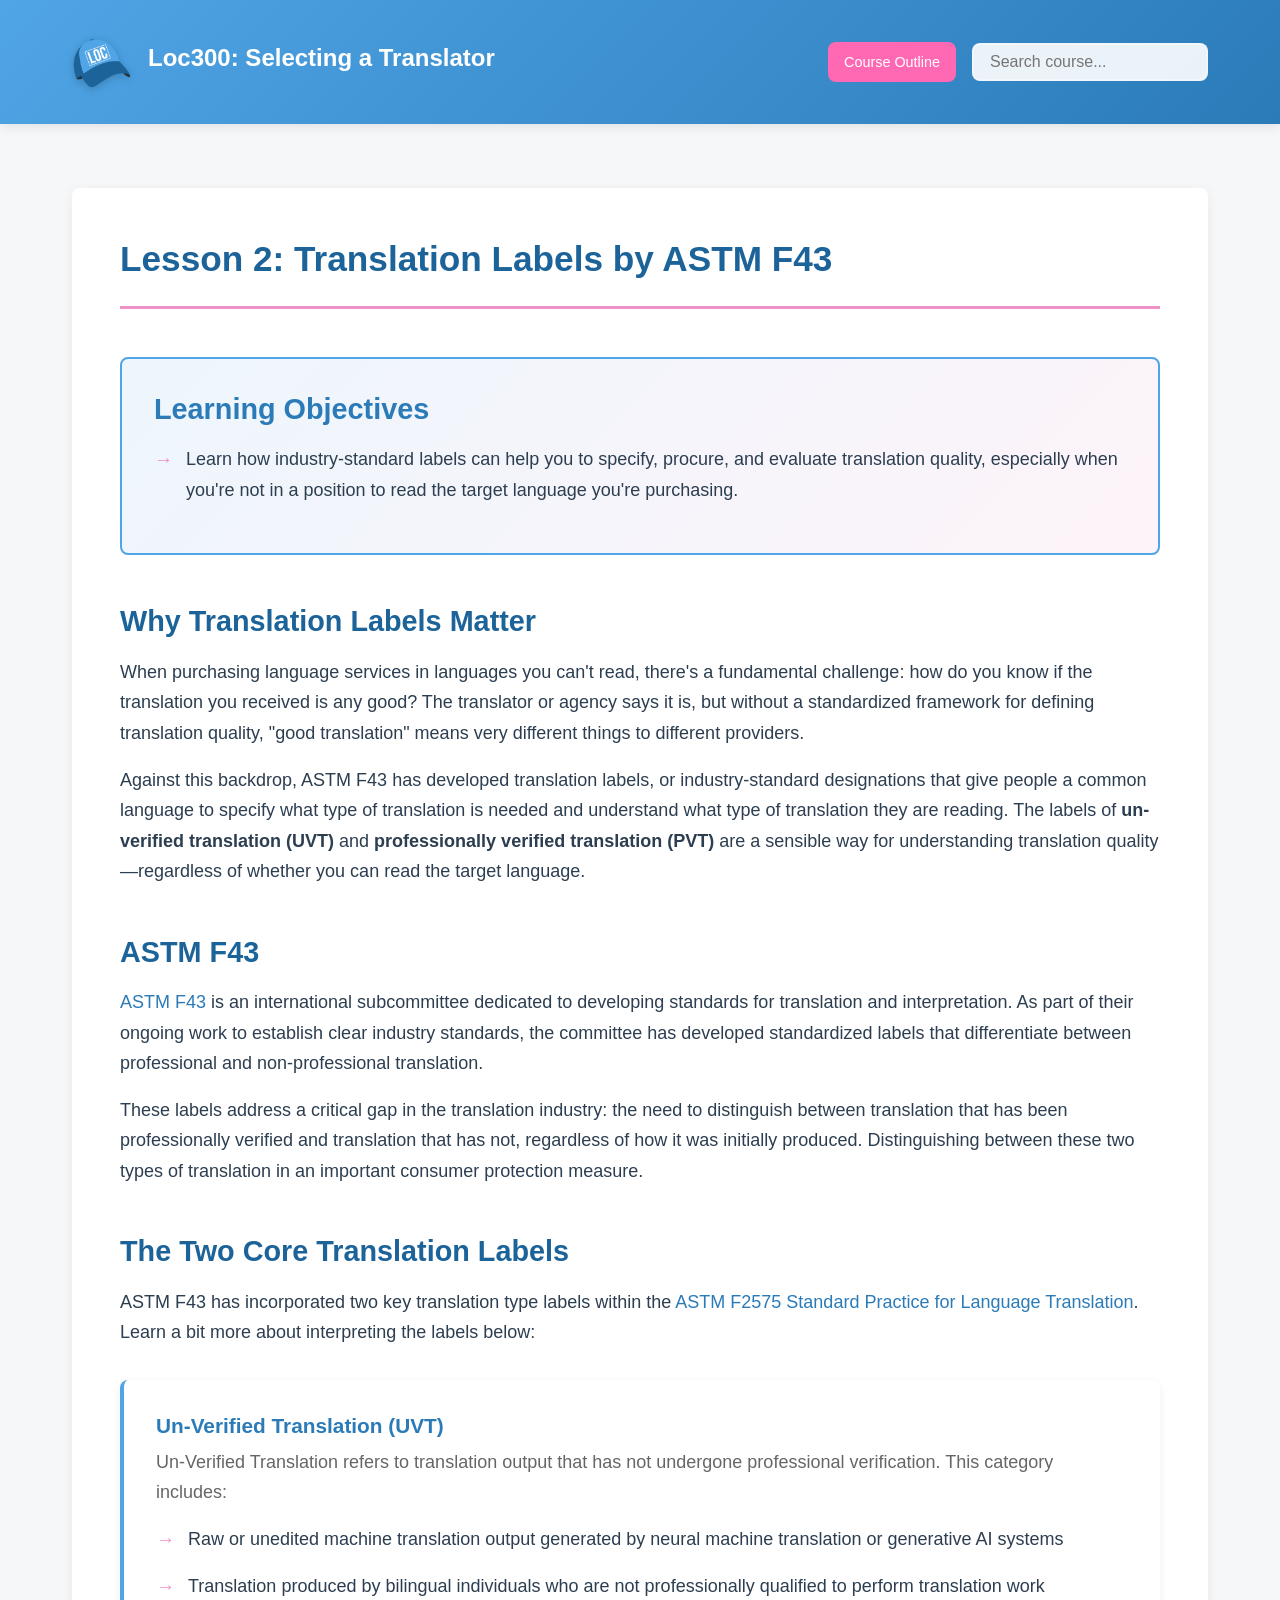
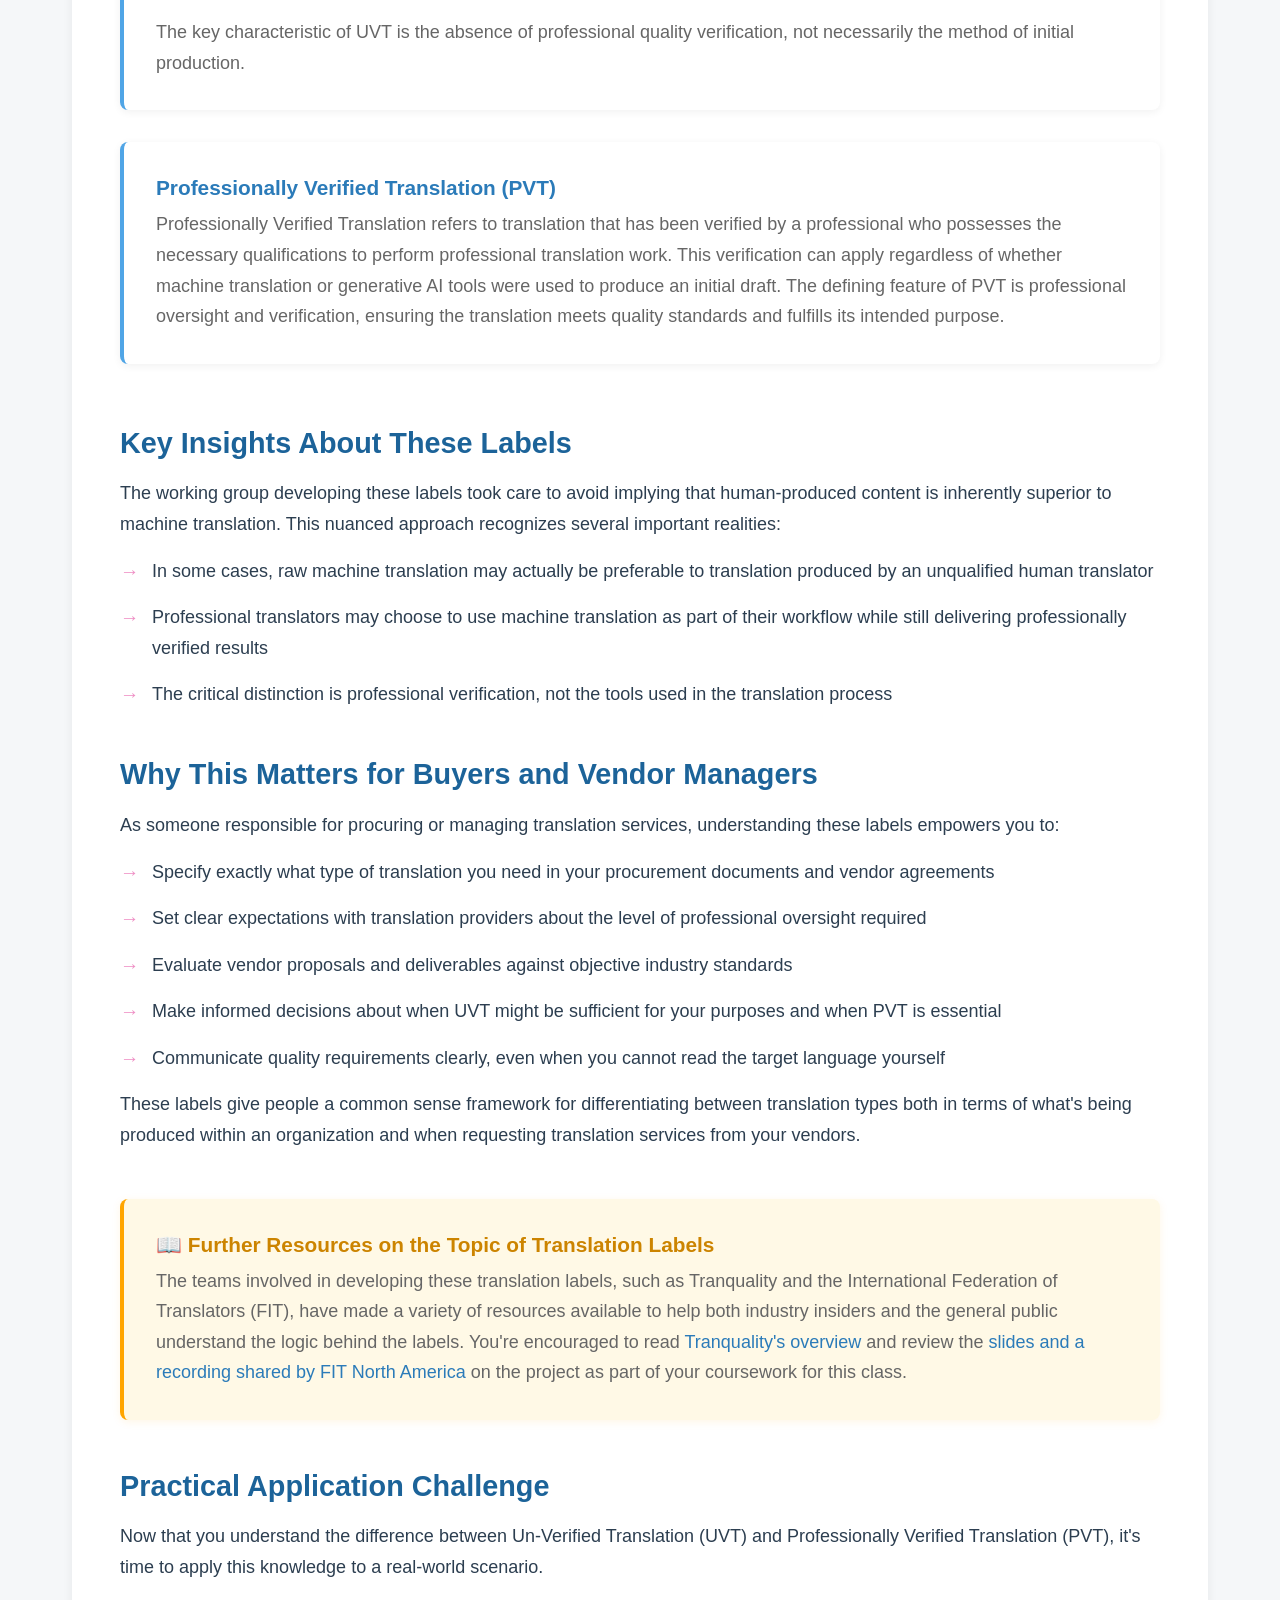
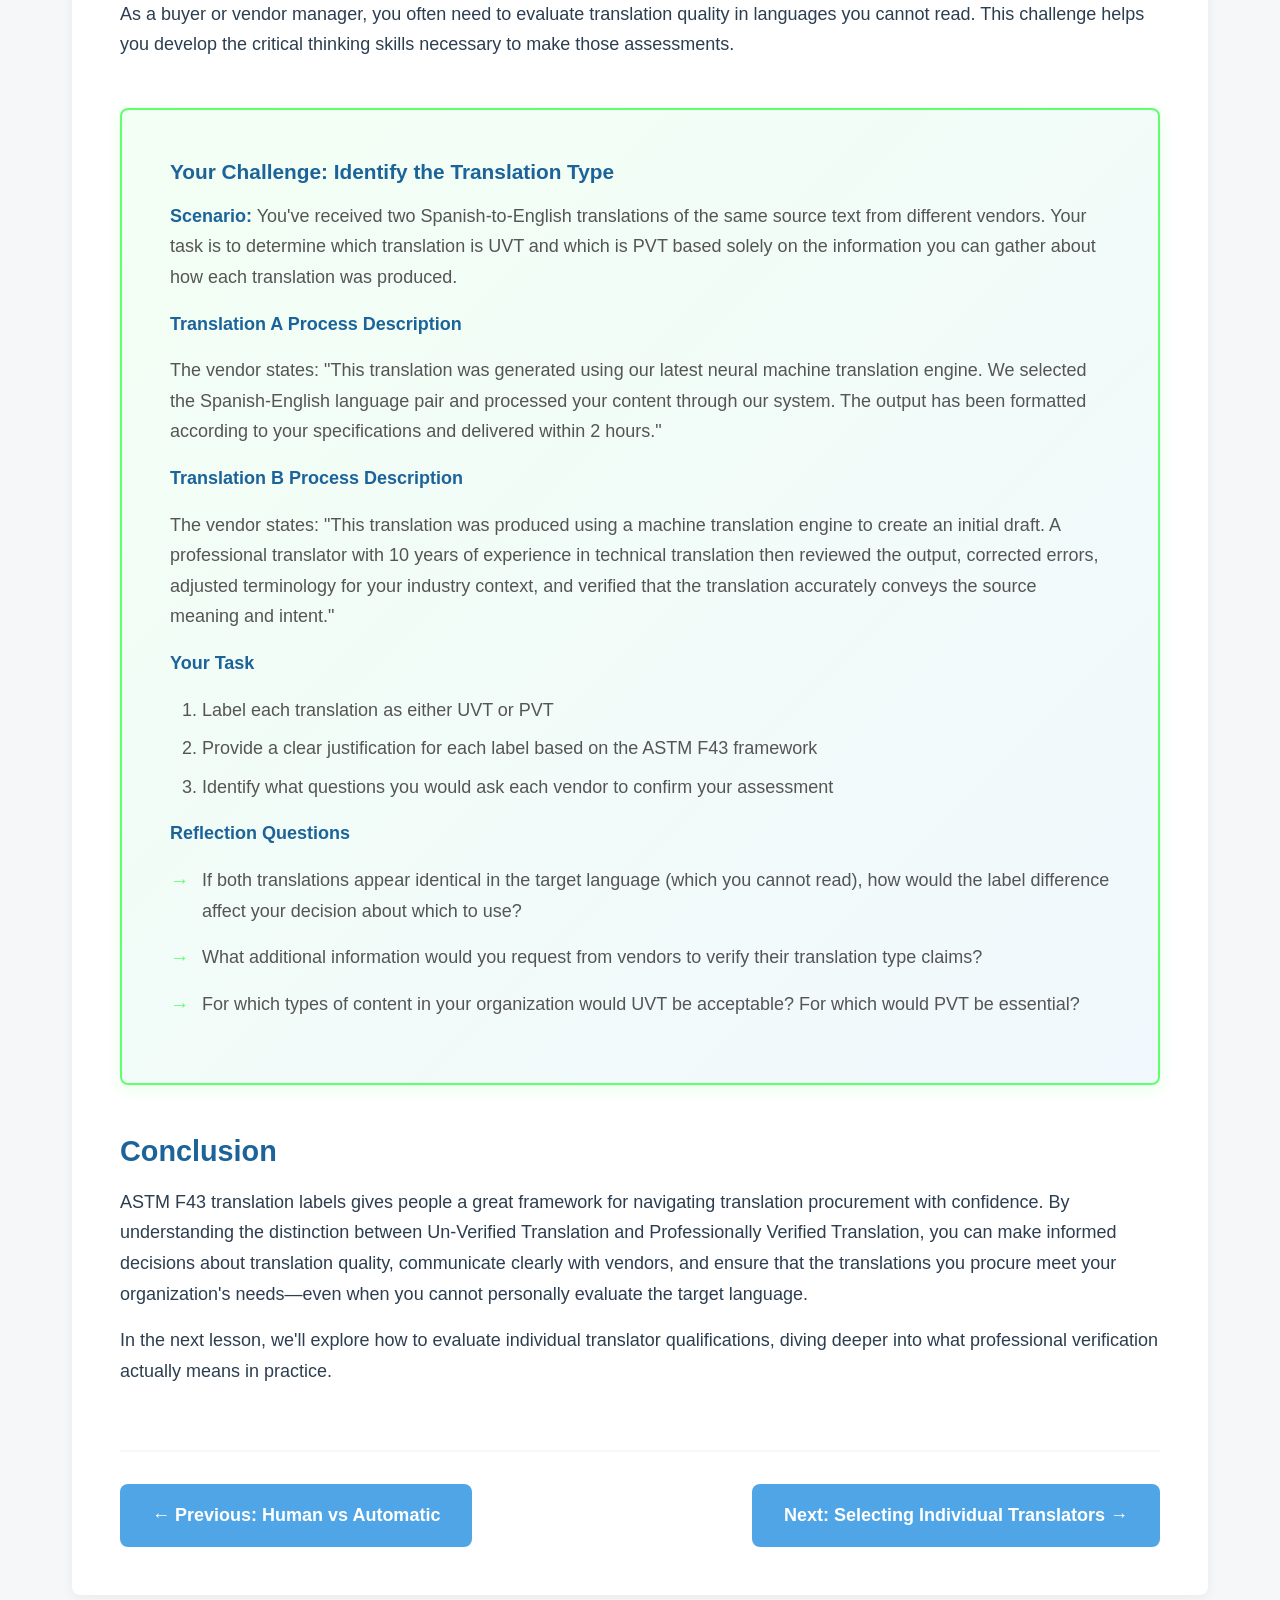
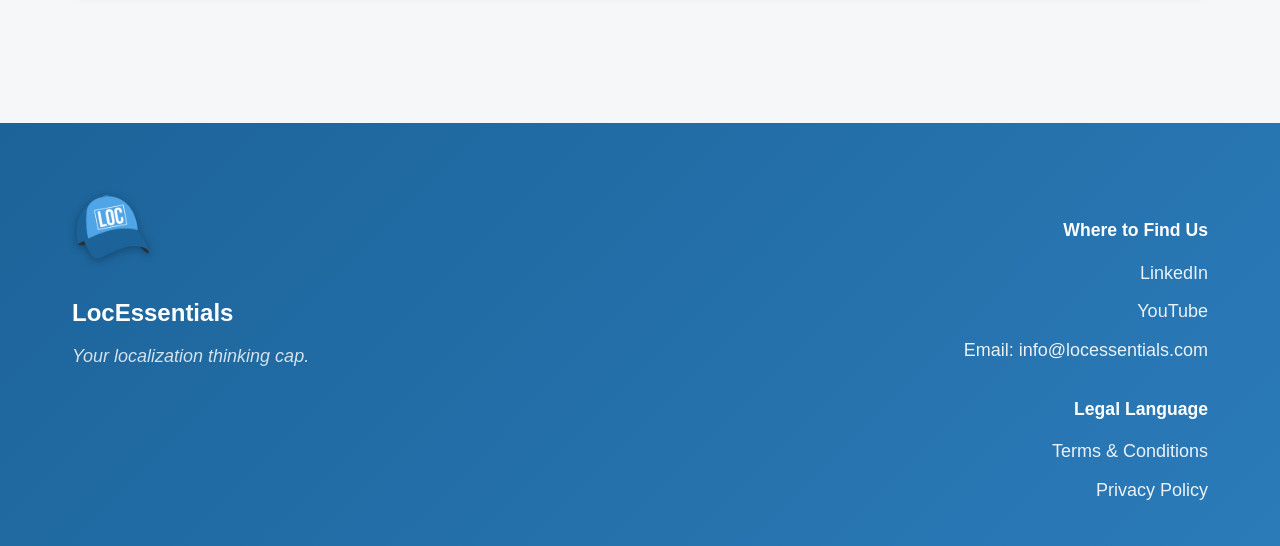
<file: lesson-2.html>
<!DOCTYPE html>
<html lang="en">
<head>
    <link rel="icon" type="image/x-icon" href="/favicon.ico">
    <meta charset="UTF-8">
    <meta name="viewport" content="width=device-width, initial-scale=1.0">
    <meta name="description" content="Lesson 2: Understand ASTM F43 translation quality standards and labels. Learn industry-standard frameworks for specifying translation quality.">
    <meta name="keywords" content="ASTM F43, translation quality, quality standards, translation labels, ISO 17100, UVT, PVT">
    <title>Lesson 2: Translation Labels by ASTM F43 | Loc300</title>
    <link rel="stylesheet" href="styles.css">
    <script src="search.js" defer></script>
</head>
<body>
    <header class="site-header">
        <div class="header-content">
            <div class="logo-title">
                <img src="images/logo-tilted.png" alt="LocEssentials tilted cap logo" class="header-logo">
                <h1 class="site-title"><a href="https://loc300.locessentials.com" class="footer-brand">Loc300: Selecting a Translator</a></h1>
            </div>
        <div class="search-container">
            <a href="course-outline.html" class="outline-button">Course Outline</a>
            <input type="search" placeholder="Search course..." class="search-input" id="searchInput">
        </div>
        </div>
    </header>

    <main class="main-content">
        <div class="page-content">
            <div class="page-header">
                <h2>Lesson 2: Translation Labels by ASTM F43</h2>
            </div>

            <!-- Learning Objectives -->
            <div class="learning-objectives-box">
                <h3>Learning Objectives</h3>
                <ul class="outcomes-list">
                    <li>Learn how industry-standard labels can help you to specify, procure, and evaluate translation quality, especially when you're not in a position to read the target language you're purchasing.</li>
                </ul>
            </div>

            <h3>Why Translation Labels Matter</h3>
            <p>When purchasing language services in languages you can't read, there's a fundamental challenge: how do you know if the translation you received is any good? The translator or agency says it is, but without a standardized framework for defining translation quality, "good translation" means very different things to different providers.</p>

            <p>Against this backdrop, ASTM F43 has developed translation labels, or industry-standard designations that give people a common language to specify what type of translation is needed and understand what type of translation they are reading. The labels of <strong>un-verified translation (UVT)</strong> and <strong>professionally verified translation (PVT)</strong> are a sensible way for understanding translation quality—regardless of whether you can read the target language.</p>
            <br>
            <h3>ASTM F43</h3>
            <p><a href="https://www.astm.org/membership-participation/technical-committees/committee-f43" target="_blank">ASTM F43</a> is an international subcommittee dedicated to developing standards for translation and interpretation. As part of their ongoing work to establish clear industry standards, the committee has developed standardized labels that differentiate between professional and non-professional translation.</p>

            <p>These labels address a critical gap in the translation industry: the need to distinguish between translation that has been professionally verified and translation that has not, regardless of how it was initially produced. Distinguishing between these two types of translation in an important consumer protection measure.</p>

            <br>
            <h3>The Two Core Translation Labels</h3>
            <p>ASTM F43 has incorporated two key translation type labels within the <a href="https://store.astm.org/f2575-23e02.html" target="_blank">ASTM F2575 Standard Practice for Language Translation</a>. Learn a bit more about interpreting the labels below:</p>

            <div class="lesson-list">
                <div class="lesson-link">
                    <div class="lesson-card">
                        <h4>Un-Verified Translation (UVT)</h4>
                        <p>Un-Verified Translation refers to translation output that has not undergone professional verification. This category includes:</p>
                        <ul class="outcomes-list">
                            <li>Raw or unedited machine translation output generated by neural machine translation or generative AI systems</li>
                            <li>Translation produced by bilingual individuals who are not professionally qualified to perform translation work</li>
                        </ul>
                        <p>The key characteristic of UVT is the absence of professional quality verification, not necessarily the method of initial production.</p>
                    </div>
                </div>

                <div class="lesson-link">
                    <div class="lesson-card">
                        <h4 class="lesson-link">Professionally Verified Translation (PVT)</h4>
                        <p>Professionally Verified Translation refers to translation that has been verified by a professional who possesses the necessary qualifications to perform professional translation work. This verification can apply regardless of whether machine translation or generative AI tools were used to produce an initial draft. The defining feature of PVT is professional oversight and verification, ensuring the translation meets quality standards and fulfills its intended purpose.</p>
                    </div>
                </div>
            </div>
            <br>
            <br>
            <h3>Key Insights About These Labels</h3>
            <p>The working group developing these labels took care to avoid implying that human-produced content is inherently superior to machine translation. This nuanced approach recognizes several important realities:</p>

            <ul class="outcomes-list">
                <li>In some cases, raw machine translation may actually be preferable to translation produced by an unqualified human translator</li>
                <li>Professional translators may choose to use machine translation as part of their workflow while still delivering professionally verified results</li>
                <li>The critical distinction is professional verification, not the tools used in the translation process</li>
            </ul>
            <br>
            <h3>Why This Matters for Buyers and Vendor Managers</h3>
            <p>As someone responsible for procuring or managing translation services, understanding these labels empowers you to:</p>

            <ul class="outcomes-list">
                <li>Specify exactly what type of translation you need in your procurement documents and vendor agreements</li>
                <li>Set clear expectations with translation providers about the level of professional oversight required</li>
                <li>Evaluate vendor proposals and deliverables against objective industry standards</li>
                <li>Make informed decisions about when UVT might be sufficient for your purposes and when PVT is essential</li>
                <li>Communicate quality requirements clearly, even when you cannot read the target language yourself</li>
            </ul>

            <p>These labels give people a common sense framework for differentiating between translation types both in terms of what's being produced within an organization and when requesting translation services from your vendors.</p>

            <div class="warning-box">
                <h4>📖 Further Resources on the Topic of Translation Labels</h4>
                <p>The teams involved in developing these translation labels, such as Tranquality and the International Federation of Translators (FIT), have made a variety of resources available to help both industry insiders and the general public understand the logic behind the labels. You're encouraged to read <a href="https://www.tranquality.info/GLO/" target="_blank">Tranquality's overview</a> and review the <a href="https://fit-northamerica-rc.org/2025-webinars/" target="_blank">slides and a recording shared by FIT North America</a> on the project as part of your coursework for this class.</p>
            </div>

            <h3>Practical Application Challenge</h3>
            <p>Now that you understand the difference between Un-Verified Translation (UVT) and Professionally Verified Translation (PVT), it's time to apply this knowledge to a real-world scenario.</p>

            <p>As a buyer or vendor manager, you often need to evaluate translation quality in languages you cannot read. This challenge helps you develop the critical thinking skills necessary to make those assessments.</p>

            <div class="challenge-box">
                <h4>Your Challenge: Identify the Translation Type</h4>
                <p><strong>Scenario:</strong> You've received two Spanish-to-English translations of the same source text from different vendors. Your task is to determine which translation is UVT and which is PVT based solely on the information you can gather about how each translation was produced.</p>

                <p><strong>Translation A Process Description</strong></p>
                <p>The vendor states: "This translation was generated using our latest neural machine translation engine. We selected the Spanish-English language pair and processed your content through our system. The output has been formatted according to your specifications and delivered within 2 hours."</p>

                <p><strong>Translation B Process Description</strong></p>
                <p>The vendor states: "This translation was produced using a machine translation engine to create an initial draft. A professional translator with 10 years of experience in technical translation then reviewed the output, corrected errors, adjusted terminology for your industry context, and verified that the translation accurately conveys the source meaning and intent."</p>

                <p><strong>Your Task</strong></p>
                <ol>
                    <li>Label each translation as either UVT or PVT</li>
                    <li>Provide a clear justification for each label based on the ASTM F43 framework</li>
                    <li>Identify what questions you would ask each vendor to confirm your assessment</li>
                </ol>

                <p><strong>Reflection Questions</strong></p>
                <ul class="outcomes-list">
                    <li>If both translations appear identical in the target language (which you cannot read), how would the label difference affect your decision about which to use?</li>
                    <li>What additional information would you request from vendors to verify their translation type claims?</li>
                    <li>For which types of content in your organization would UVT be acceptable? For which would PVT be essential?</li>
                </ul>
            </div>

            <h3>Conclusion</h3>
            <p>ASTM F43 translation labels gives people a great framework for navigating translation procurement with confidence. By understanding the distinction between Un-Verified Translation and Professionally Verified Translation, you can make informed decisions about translation quality, communicate clearly with vendors, and ensure that the translations you procure meet your organization's needs—even when you cannot personally evaluate the target language.</p>

            <p>In the next lesson, we'll explore how to evaluate individual translator qualifications, diving deeper into what professional verification actually means in practice.</p>
            
            <div class="page-nav">
                <a href="lesson-1.html" class="nav-button">← Previous: Human vs Automatic</a>
                <a href="lesson-3.html" class="nav-button">Next: Selecting Individual Translators →</a>
            </div>
        </div>
    </main>

    <footer class="site-footer">
        <div class="footer-content">
            <div class="footer-column footer-left">
                <img src="images/logo-primary.png" alt="LocEssentials primary cap logo" class="footer-logo">
                <a href="https://locessentials.com" target="_blank" rel="noopener noreferrer" class="footer-brand">LocEssentials</a>
                <p class="footer-tagline">Your localization thinking cap.</p>
            </div>
            
            <div class="footer-column footer-right">
                <h4>Where to Find Us</h4>
                <ul class="footer-links">
                    <li><a href="https://www.linkedin.com/company/locessentials/" target="_blank" rel="noopener noreferrer">LinkedIn</a></li>
                    <li><a href="https://www.youtube.com/@locessentials" target="_blank" rel="noopener noreferrer">YouTube</a></li>
                    <li><a href="mailto:info@locessentials.com">Email: info@locessentials.com</a></li>
                </ul>
                
                <h4>Legal Language</h4>
                <ul class="footer-links">
                    <li><a href="https://locessentials.com/terms-of-service/" target="_blank" rel="noopener noreferrer">Terms & Conditions</a></li>
                    <li><a href="https://locessentials.com/privacy-policy/" target="_blank" rel="noopener noreferrer">Privacy Policy</a></li>
                </ul>
            </div>
        </div>
    </footer>
</body>
</html>
</file>
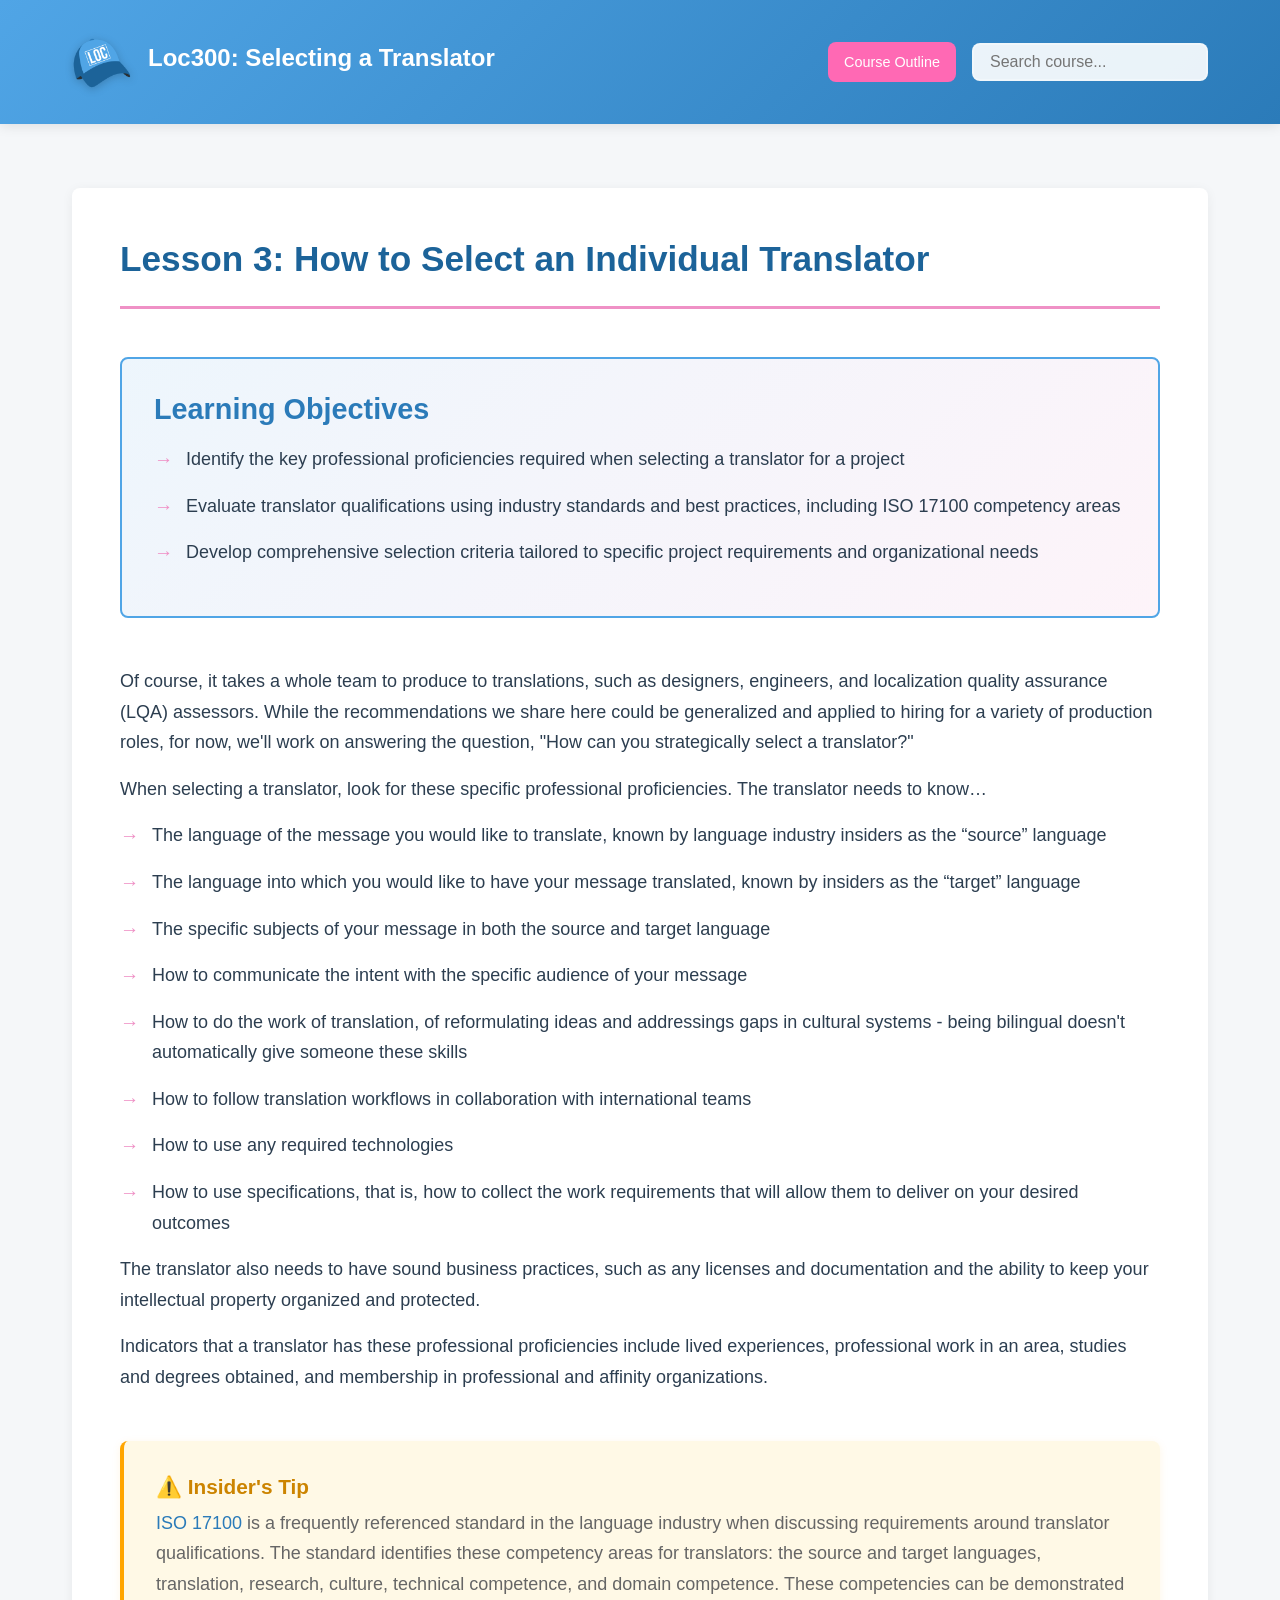
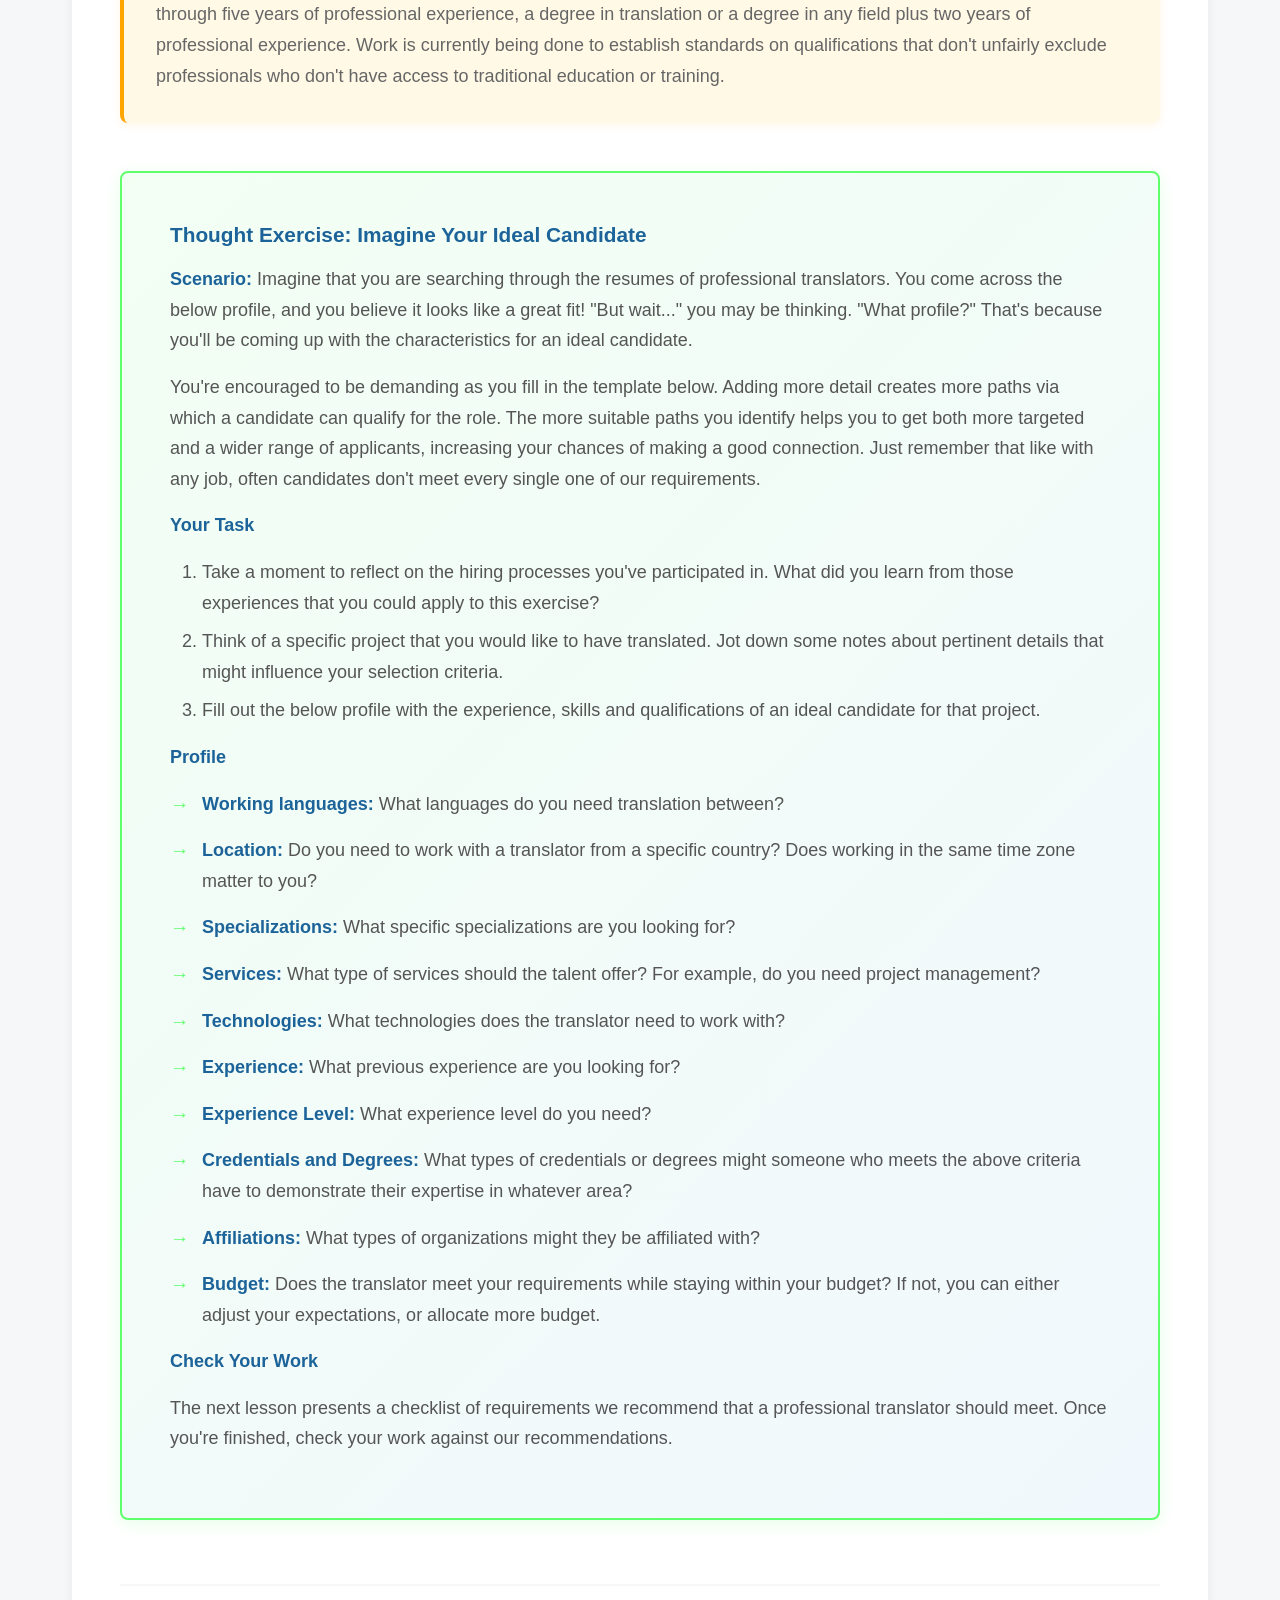
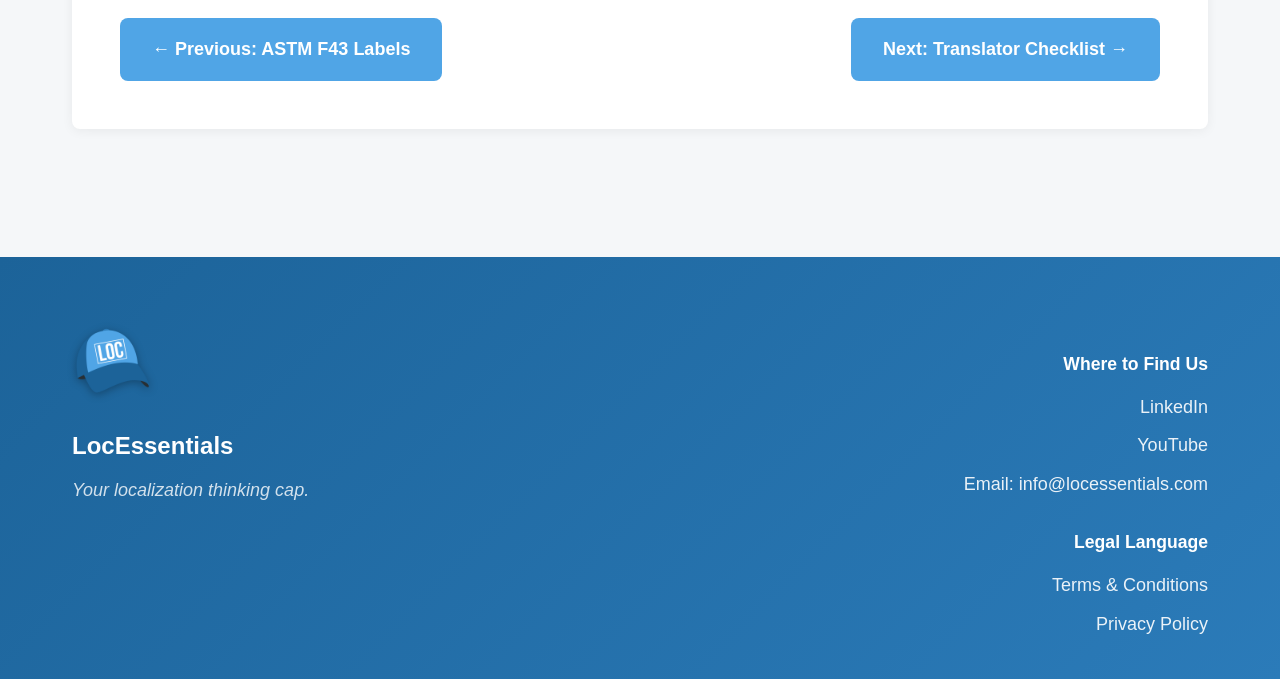
<file: lesson-3.html>
<!DOCTYPE html>
<html lang="en">
<head>
    <link rel="icon" type="image/x-icon" href="/favicon.ico">
    <meta charset="UTF-8">
    <meta name="viewport" content="width=device-width, initial-scale=1.0">
    <meta name="description" content="Lesson 3: Learn how to evaluate individual translator qualifications, credentials, experience, and specializations for your localization projects.">
    <meta name="keywords" content="translator selection, freelance translator, translator credentials, translator qualifications, subject matter expertise">
    <title>Lesson 3: How to Select an Individual Translator | Loc300</title>
    <link rel="stylesheet" href="styles.css">
    <script src="search.js" defer></script>
</head>
<body>
    <header class="site-header">
        <div class="header-content">
            <div class="logo-title">
                <img src="images/logo-tilted.png" alt="LocEssentials tilted cap logo" class="header-logo">
                <h1 class="site-title"><a href="https://loc300.locessentials.com" class="footer-brand">Loc300: Selecting a Translator</a></h1>
            </div>
        <div class="search-container">
            <a href="course-outline.html" class="outline-button">Course Outline</a>
            <input type="search" placeholder="Search course..." class="search-input" id="searchInput">
        </div>
        </div>
    </header>

    <main class="main-content">
        <div class="page-content">
            <div class="page-header">
                <h2>Lesson 3: How to Select an Individual Translator</h2>
            </div>

            <!-- Learning Objectives -->
            <div class="learning-objectives-box">
                <h3>Learning Objectives</h3>
                <ul class="outcomes-list">
                    <li>Identify the key professional proficiencies required when selecting a translator for a project</li>
                    <li>Evaluate translator qualifications using industry standards and best practices, including ISO 17100 competency areas</li>
                    <li>Develop comprehensive selection criteria tailored to specific project requirements and organizational needs</li>
                </ul>
            </div>

            <p>Of course, it takes a whole team to produce to translations, such as designers, engineers, and localization quality assurance (LQA) assessors. While the recommendations we share here could be generalized and applied to hiring for a variety of production roles, for now, we'll work on answering the question, "How can you strategically select a translator?"</p>
            <p>When selecting a translator, look for these specific professional proficiencies. The translator needs to know…</p>
            <ul class="outcomes-list">
                <li>The language of the message you would like to translate, known by language industry insiders as the “source” language</li>
                <li>The language into which you would like to have your message translated, known by  insiders as the “target” language</li>
                <li>The specific subjects of your message in both the source and target language</li>
                <li>How to communicate the intent with the specific audience of your message</li>
                <li>How to do the work of translation, of reformulating ideas and addressings gaps in cultural systems - being bilingual doesn't automatically give someone these skills</li>
                <li>How to follow translation workflows in collaboration with international teams</li>
                <li>How to use any required technologies</li>
                <li>How to use specifications, that is, how to collect the work requirements that will allow them to deliver on your desired outcomes</li>
            </ul>
            <p>The translator also needs to have sound business practices, such as any licenses and documentation and the ability to keep your intellectual property organized and protected.</p>
            <p>Indicators that a translator has these professional proficiencies include lived experiences, professional work in an area, studies and degrees obtained, and membership in professional and affinity organizations.</p>

            <div class="warning-box">
                <h4>⚠️ Insider's Tip</h4>
                <p><a href="https://www.iso.org/standard/59149.html" target="_blank">ISO 17100</a> is a frequently referenced standard in the language industry when discussing requirements around translator qualifications. The standard identifies these competency areas for translators: the source and target languages, translation, research, culture, technical competence, and domain competence. These competencies can be demonstrated through five years of professional experience, a degree in translation or a degree in any field plus two years of professional experience. Work is currently being done to establish standards on qualifications that don't unfairly exclude professionals who don't have access to traditional education or training.</p>
            </div>

            <div class="challenge-box">
                <h4>Thought Exercise: Imagine Your Ideal Candidate</h4>
                <p><strong>Scenario:</strong> Imagine that you are searching through the resumes of professional translators. You come across the below profile, and you believe it looks like a great fit! "But wait..." you may be thinking. "What profile?" That's because you'll be coming up with the characteristics for an ideal candidate.</p>

                <p>You're encouraged to be demanding as you fill in the template below. Adding more detail creates more paths via which a candidate can qualify for the role. The more suitable paths you identify helps you to get both more targeted and a wider range of applicants, increasing your chances of making a good connection. Just remember that like with any job, often candidates don't meet every single one of our requirements.</p>

                <p><strong>Your Task</strong></p>
                <ol>
                    <li>Take a moment to reflect on the hiring processes you've participated in. What did you learn from those experiences that you could apply to this exercise?</li>
                    <li>Think of a specific project that you would like to have translated. Jot down some notes about pertinent details that might influence your selection criteria.</li>
                    <li>Fill out the below profile with the experience, skills and qualifications of an ideal candidate for that project.</li>
                </ol>

                <p><strong>Profile</strong></p>
                <ul class="outcomes-list">
                    <li><strong>Working languages:</strong> What languages do you need translation between?</li>
                    <li><strong>Location:</strong> Do you need to work with a translator from a specific country? Does working in the same time zone matter to you?</li>
                    <li><strong>Specializations:</strong> What specific specializations are you looking for?</li>
                    <li><strong>Services:</strong> What type of services should the talent offer? For example, do you need project management?</li>
                    <li><strong>Technologies:</strong> What technologies does the translator need to work with?</li>
                    <li><strong>Experience:</strong> What previous experience are you looking for?</li>
                    <li><strong>Experience Level:</strong> What experience level do you need?</li>
                    <li><strong>Credentials and Degrees:</strong> What types of credentials or degrees might someone who meets the above criteria have to demonstrate their expertise in whatever area?</li>
                    <li><strong>Affiliations:</strong> What types of organizations might they be affiliated with?</li>
                    <li><strong>Budget:</strong> Does the translator meet your requirements while staying within your budget? If not, you can either adjust your expectations, or allocate more budget.</li>
                </ul>

                <p><strong>Check Your Work</strong></p>
                <p>The next lesson presents a checklist of requirements we recommend that a professional translator should meet. Once you're finished, check your work against our recommendations.</p>

            </div>

            <div class="page-nav">
                <a href="lesson-2.html" class="nav-button">← Previous: ASTM F43 Labels</a>
                <a href="lesson-4.html" class="nav-button">Next: Translator Checklist →</a>
            </div>
        </div>
    </main>

    <footer class="site-footer">
        <div class="footer-content">
            <div class="footer-column footer-left">
                <img src="images/logo-primary.png" alt="LocEssentials primary cap logo" class="footer-logo">
                <a href="https://locessentials.com" target="_blank" rel="noopener noreferrer" class="footer-brand">LocEssentials</a>
                <p class="footer-tagline">Your localization thinking cap.</p>
            </div>
            
            <div class="footer-column footer-right">
                <h4>Where to Find Us</h4>
                <ul class="footer-links">
                    <li><a href="https://www.linkedin.com/company/locessentials/" target="_blank" rel="noopener noreferrer">LinkedIn</a></li>
                    <li><a href="https://www.youtube.com/@locessentials" target="_blank" rel="noopener noreferrer">YouTube</a></li>
                    <li><a href="mailto:info@locessentials.com">Email: info@locessentials.com</a></li>
                </ul>
                
                <h4>Legal Language</h4>
                <ul class="footer-links">
                    <li><a href="https://locessentials.com/terms-of-service/" target="_blank" rel="noopener noreferrer">Terms & Conditions</a></li>
                    <li><a href="https://locessentials.com/privacy-policy/" target="_blank" rel="noopener noreferrer">Privacy Policy</a></li>
                </ul>
            </div>
        </div>
    </footer>
</body>
</html>
</file>
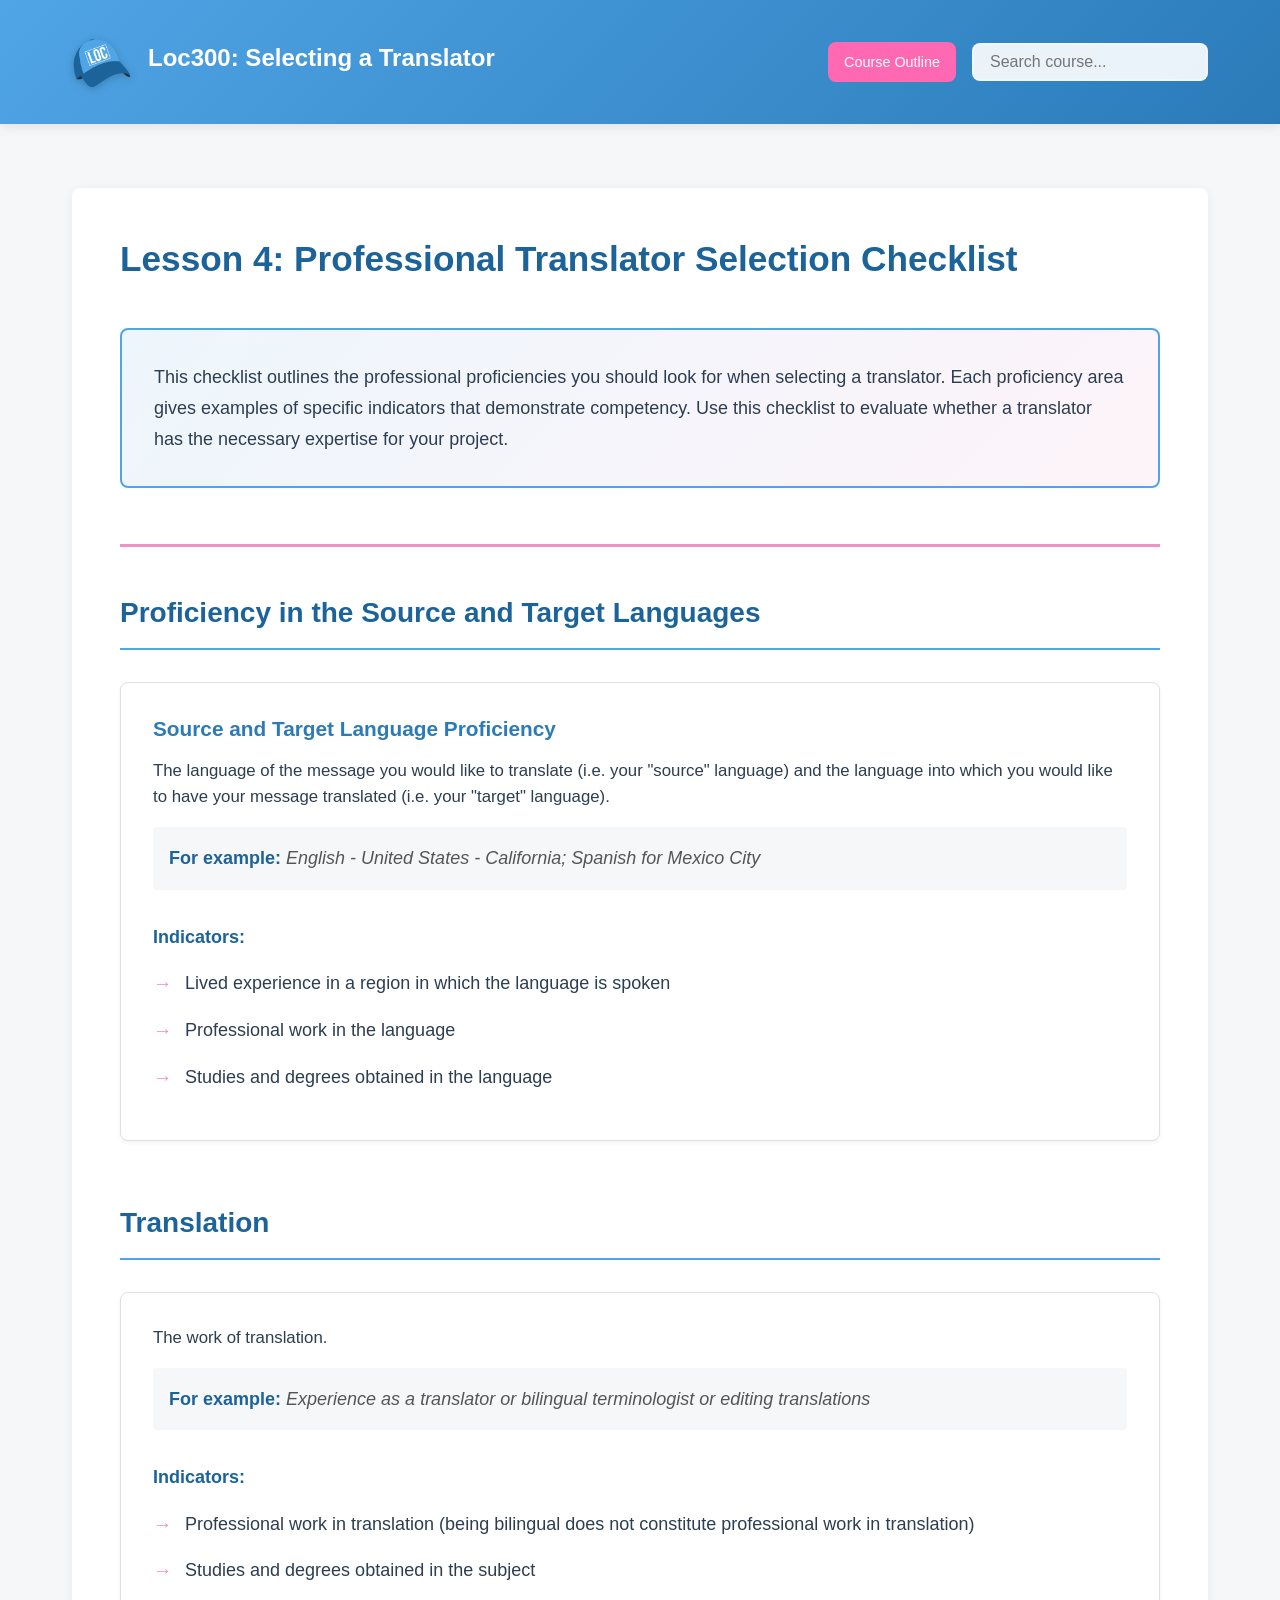
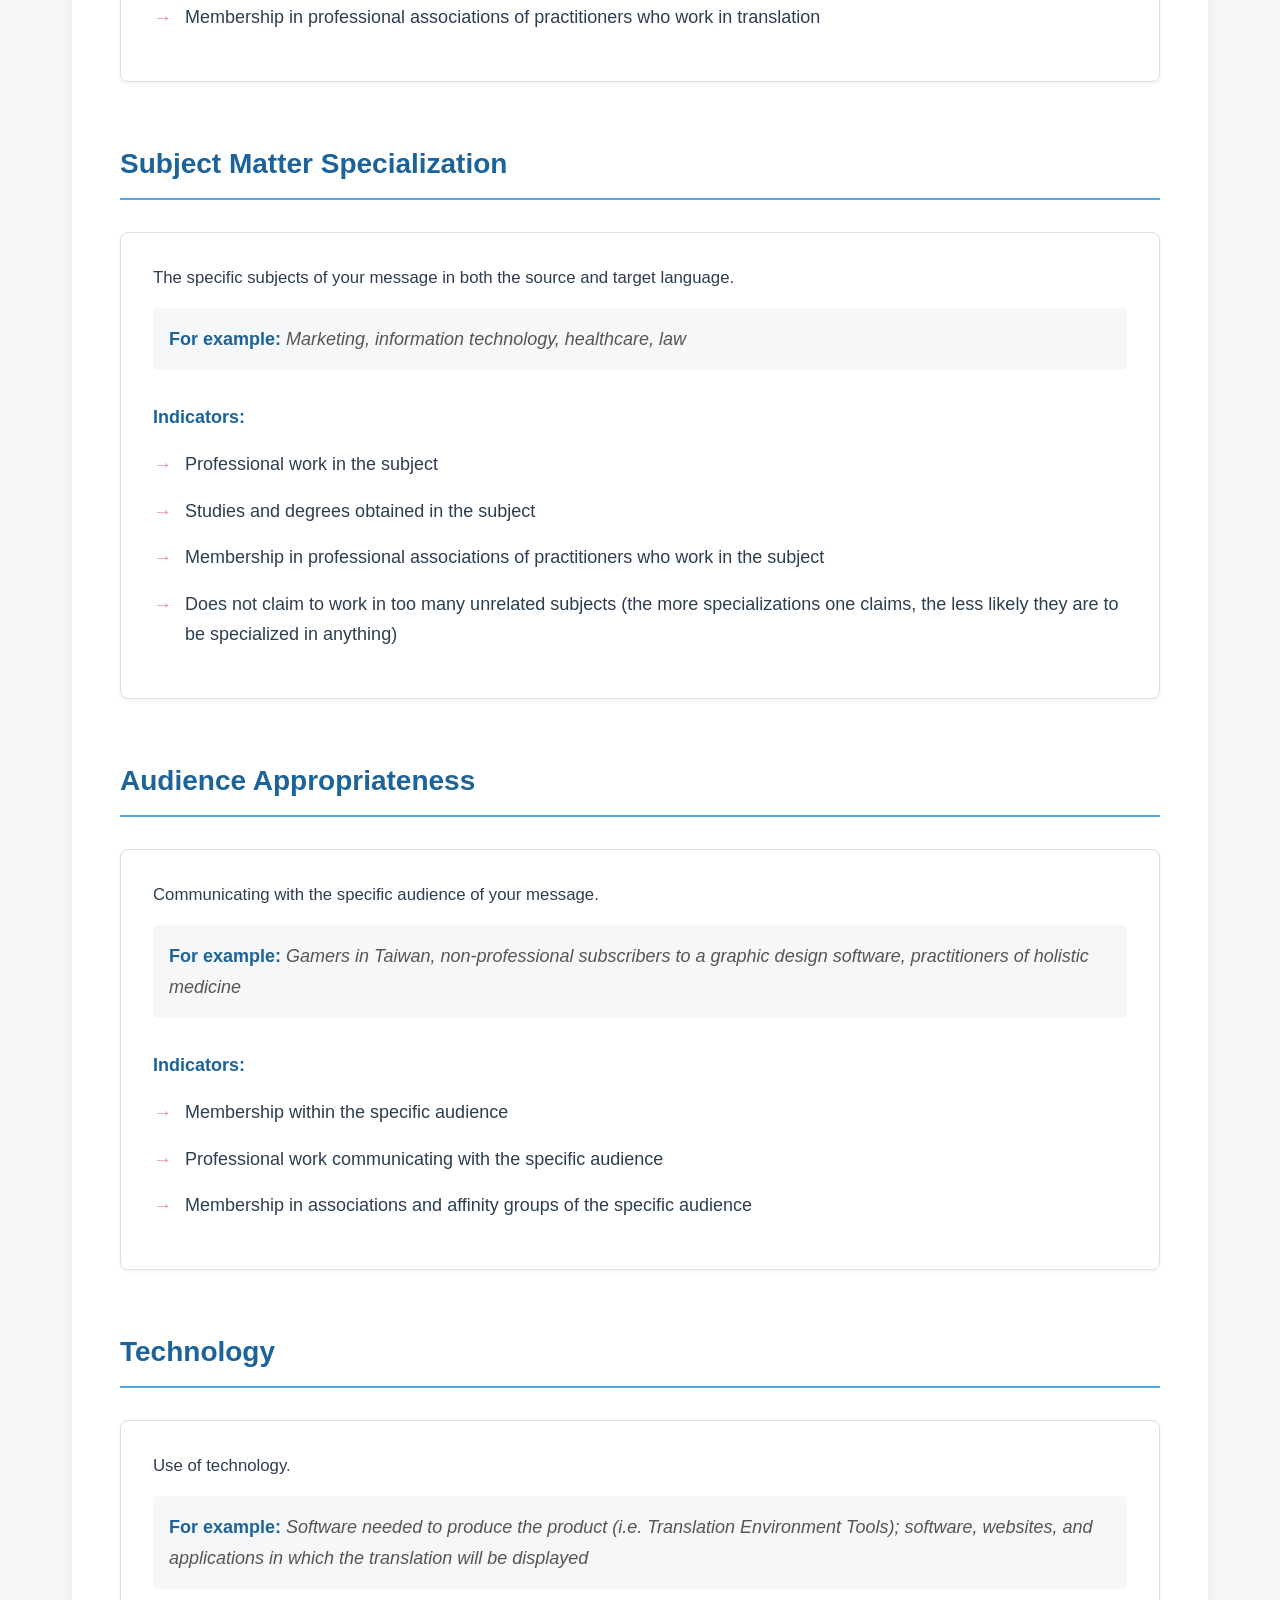
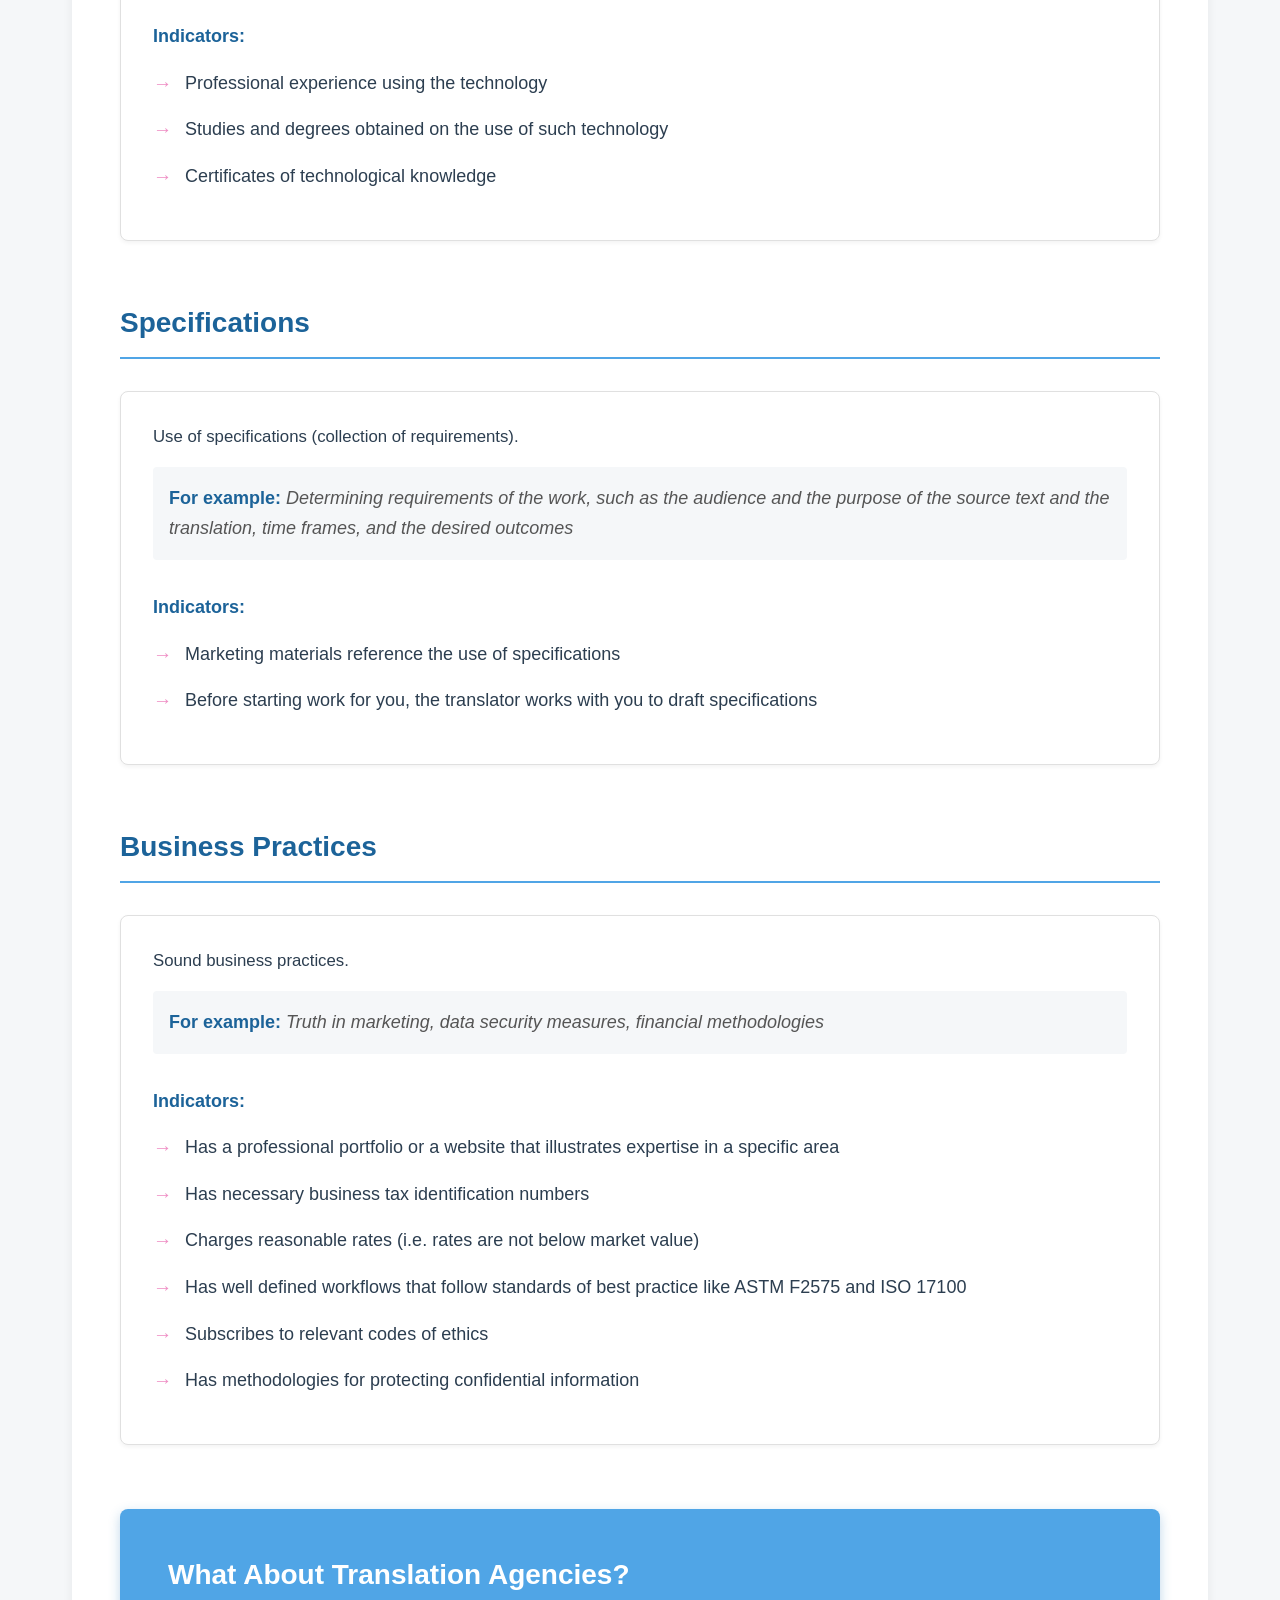
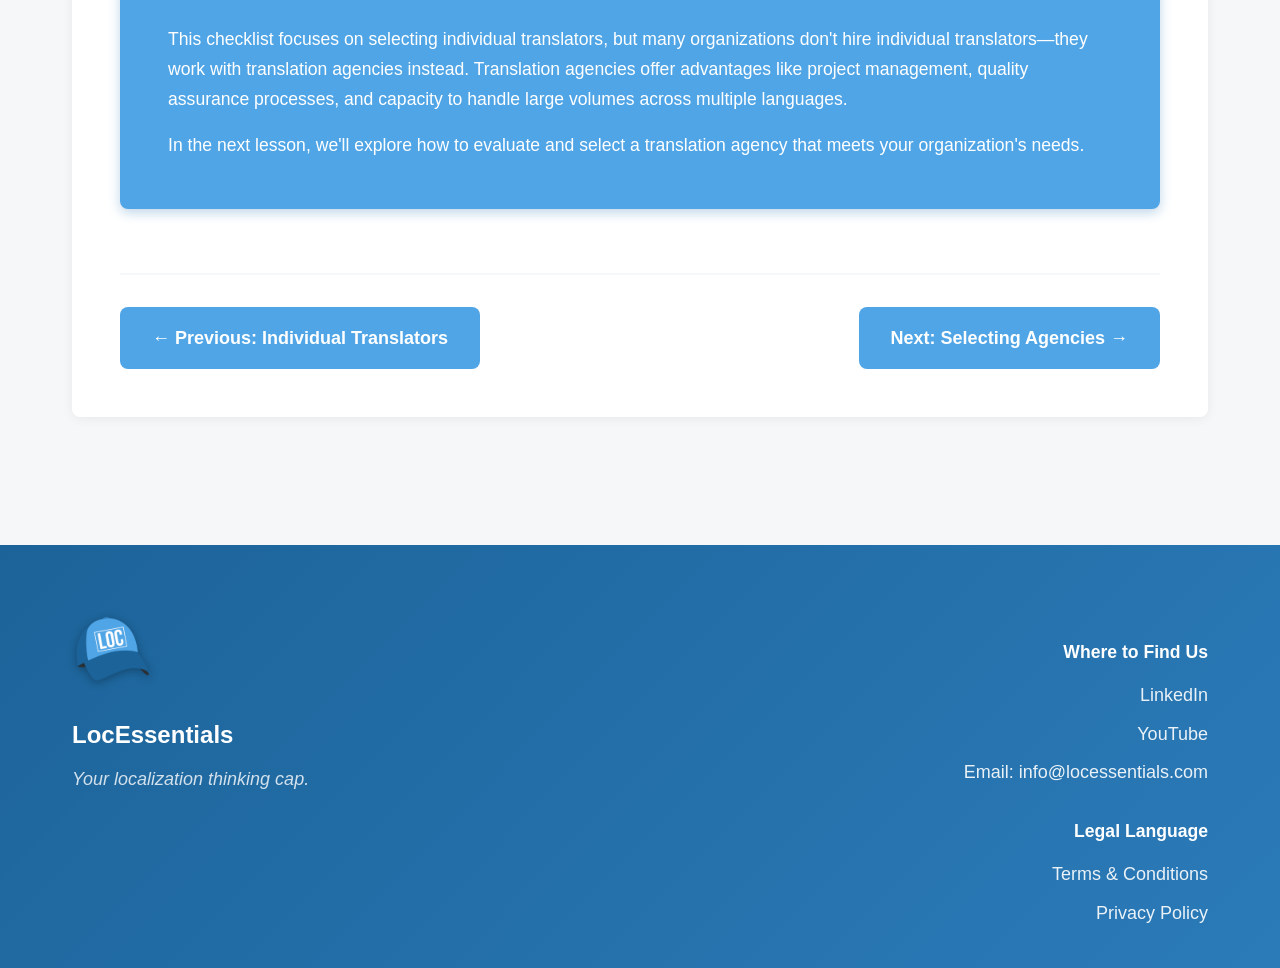
<file: lesson-4.html>
<!DOCTYPE html>
<html lang="en">
<head>
    <link rel="icon" type="image/x-icon" href="/favicon.ico">
    <meta charset="UTF-8">
    <meta name="viewport" content="width=device-width, initial-scale=1.0">
    <meta name="description" content="Lesson 4: Use this comprehensive checklist to evaluate translator qualifications including language proficiency, subject matter expertise, and business practices.">
    <meta name="keywords" content="translator checklist, translator selection criteria, professional translator, translation expertise">
    <title>Lesson 4: Professional Translator Selection Checklist | Loc300</title>
    <link rel="stylesheet" href="styles.css">
    <script src="search.js" defer></script>
</head>
<body>
    <header class="site-header">
        <div class="header-content">
            <div class="logo-title">
                <img src="images/logo-tilted.png" alt="LocEssentials tilted cap logo" class="header-logo">
                <h1 class="site-title"><a href="https://loc300.locessentials.com" class="footer-brand">Loc300: Selecting a Translator</a></h1>
            </div>
        <div class="search-container">
            <a href="course-outline.html" class="outline-button">Course Outline</a>
            <input type="search" placeholder="Search course..." class="search-input" id="searchInput">
        </div>
        </div>
    </header>

    <main class="main-content">
        <div class="page-content">
            <div class="page-header">
                <h2>Lesson 4: Professional Translator Selection Checklist</h2>
                <br>
                <div class="learning-objectives-box">This checklist outlines the professional proficiencies you should look for when selecting a translator. Each proficiency area gives examples of specific indicators that demonstrate competency. Use this checklist to evaluate whether a translator has the necessary expertise for your project. </div>
                <p></p>
            </div>

            <!-- Proficiency in Source and Target Languages -->
            <div class="checklist-section">
                <h3>Proficiency in the Source and Target Languages</h3>
                
                <div class="proficiency-card">
                    <h4>Source and Target Language Proficiency</h4>
                    <p class="proficiency-description">The language of the message you would like to translate (i.e. your "source" language) and the language into which you would like to have your message translated (i.e. your "target" language).</p>
                    <p class="proficiency-example"><strong>For example:</strong> English - United States - California; Spanish for Mexico City</p>
                    
                    <p class="indicators-label"><strong>Indicators:</strong></p>
                    <ul class="outcomes-list">
                        <li>Lived experience in a region in which the language is spoken</li>
                        <li>Professional work in the language</li>
                        <li>Studies and degrees obtained in the language</li>
                    </ul>
                </div>
            </div>

            <!-- Translation Proficiency -->
            <div class="checklist-section">
                <h3>Translation</h3>
                
                <div class="proficiency-card">
                    <p class="proficiency-description">The work of translation.</p>
                    <p class="proficiency-example"><strong>For example:</strong> Experience as a translator or bilingual terminologist or editing translations</p>
                    
                    <p class="indicators-label"><strong>Indicators:</strong></p>
                    <ul class="outcomes-list">
                        <li>Professional work in translation (being bilingual does not constitute professional work in translation)</li>
                        <li>Studies and degrees obtained in the subject</li>
                        <li>Membership in professional associations of practitioners who work in translation</li>
                    </ul>
                </div>
            </div>

            <!-- Subject Matter Specialization -->
            <div class="checklist-section">
                <h3>Subject Matter Specialization</h3>
                
                <div class="proficiency-card">
                    <p class="proficiency-description">The specific subjects of your message in both the source and target language.</p>
                    <p class="proficiency-example"><strong>For example:</strong> Marketing, information technology, healthcare, law</p>
                    
                    <p class="indicators-label"><strong>Indicators:</strong></p>
                    <ul class="outcomes-list">
                        <li>Professional work in the subject</li>
                        <li>Studies and degrees obtained in the subject</li>
                        <li>Membership in professional associations of practitioners who work in the subject</li>
                        <li>Does not claim to work in too many unrelated subjects (the more specializations one claims, the less likely they are to be specialized in anything)</li>
                    </ul>
                </div>
            </div>

            <!-- Audience Appropriateness -->
            <div class="checklist-section">
                <h3>Audience Appropriateness</h3>
                
                <div class="proficiency-card">
                    <p class="proficiency-description">Communicating with the specific audience of your message.</p>
                    <p class="proficiency-example"><strong>For example:</strong> Gamers in Taiwan, non-professional subscribers to a graphic design software, practitioners of holistic medicine</p>
                    
                    <p class="indicators-label"><strong>Indicators:</strong></p>
                    <ul class="outcomes-list">
                        <li>Membership within the specific audience</li>
                        <li>Professional work communicating with the specific audience</li>
                        <li>Membership in associations and affinity groups of the specific audience</li>
                    </ul>
                </div>
            </div>

            <!-- Technology -->
            <div class="checklist-section">
                <h3>Technology</h3>
                
                <div class="proficiency-card">
                    <p class="proficiency-description">Use of technology.</p>
                    <p class="proficiency-example"><strong>For example:</strong> Software needed to produce the product (i.e. Translation Environment Tools); software, websites, and applications in which the translation will be displayed</p>
                    
                    <p class="indicators-label"><strong>Indicators:</strong></p>
                    <ul class="outcomes-list">
                        <li>Professional experience using the technology</li>
                        <li>Studies and degrees obtained on the use of such technology</li>
                        <li>Certificates of technological knowledge</li>
                    </ul>
                </div>
            </div>

            <!-- Specifications -->
            <div class="checklist-section">
                <h3>Specifications</h3>
                
                <div class="proficiency-card">
                    <p class="proficiency-description">Use of specifications (collection of requirements).</p>
                    <p class="proficiency-example"><strong>For example:</strong> Determining requirements of the work, such as the audience and the purpose of the source text and the translation, time frames, and the desired outcomes</p>
                    
                    <p class="indicators-label"><strong>Indicators:</strong></p>
                    <ul class="outcomes-list">
                        <li>Marketing materials reference the use of specifications</li>
                        <li>Before starting work for you, the translator works with you to draft specifications</li>
                    </ul>
                </div>
            </div>

            <!-- Business Practices -->
            <div class="checklist-section">
                <h3>Business Practices</h3>
                
                <div class="proficiency-card">
                    <p class="proficiency-description">Sound business practices.</p>
                    <p class="proficiency-example"><strong>For example:</strong> Truth in marketing, data security measures, financial methodologies</p>
                    
                    <p class="indicators-label"><strong>Indicators:</strong></p>
                    <ul class="outcomes-list">
                        <li>Has a professional portfolio or a website that illustrates expertise in a specific area</li>
                        <li>Has necessary business tax identification numbers</li>
                        <li>Charges reasonable rates (i.e. rates are not below market value)</li>
                        <li>Has well defined workflows that follow standards of best practice like ASTM F2575 and ISO 17100</li>
                        <li>Subscribes to relevant codes of ethics</li>
                        <li>Has methodologies for protecting confidential information</li>
                    </ul>
                </div>
            </div>

            <!-- Transition to Next Lesson -->
            <div class="transition-box">
                <h3>What About Translation Agencies?</h3>
                <p>This checklist focuses on selecting individual translators, but many organizations don't hire individual translators—they work with translation agencies instead. Translation agencies offer advantages like project management, quality assurance processes, and capacity to handle large volumes across multiple languages.</p>
                <p>In the next lesson, we'll explore how to evaluate and select a translation agency that meets your organization's needs.</p>
            </div>

            <div class="page-nav">
                <a href="lesson-3.html" class="nav-button">← Previous: Individual Translators</a>
                <a href="lesson-5.html" class="nav-button">Next: Selecting Agencies →</a>
            </div>
        </div>
    </main>

    <footer class="site-footer">
        <div class="footer-content">
            <div class="footer-column footer-left">
                <img src="images/logo-primary.png" alt="LocEssentials primary cap logo" class="footer-logo">
                <a href="https://locessentials.com" target="_blank" rel="noopener noreferrer" class="footer-brand">LocEssentials</a>
                <p class="footer-tagline">Your localization thinking cap.</p>
            </div>
            
            <div class="footer-column footer-right">
                <h4>Where to Find Us</h4>
                <ul class="footer-links">
                    <li><a href="https://www.linkedin.com/company/locessentials/" target="_blank" rel="noopener noreferrer">LinkedIn</a></li>
                    <li><a href="https://www.youtube.com/@locessentials" target="_blank" rel="noopener noreferrer">YouTube</a></li>
                    <li><a href="mailto:info@locessentials.com">Email: info@locessentials.com</a></li>
                </ul>
                
                <h4>Legal Language</h4>
                <ul class="footer-links">
                    <li><a href="https://locessentials.com/terms-of-service/" target="_blank" rel="noopener noreferrer">Terms & Conditions</a></li>
                    <li><a href="https://locessentials.com/privacy-policy/" target="_blank" rel="noopener noreferrer">Privacy Policy</a></li>
                </ul>
            </div>
        </div>
    </footer>
</body>
</html>
</file>
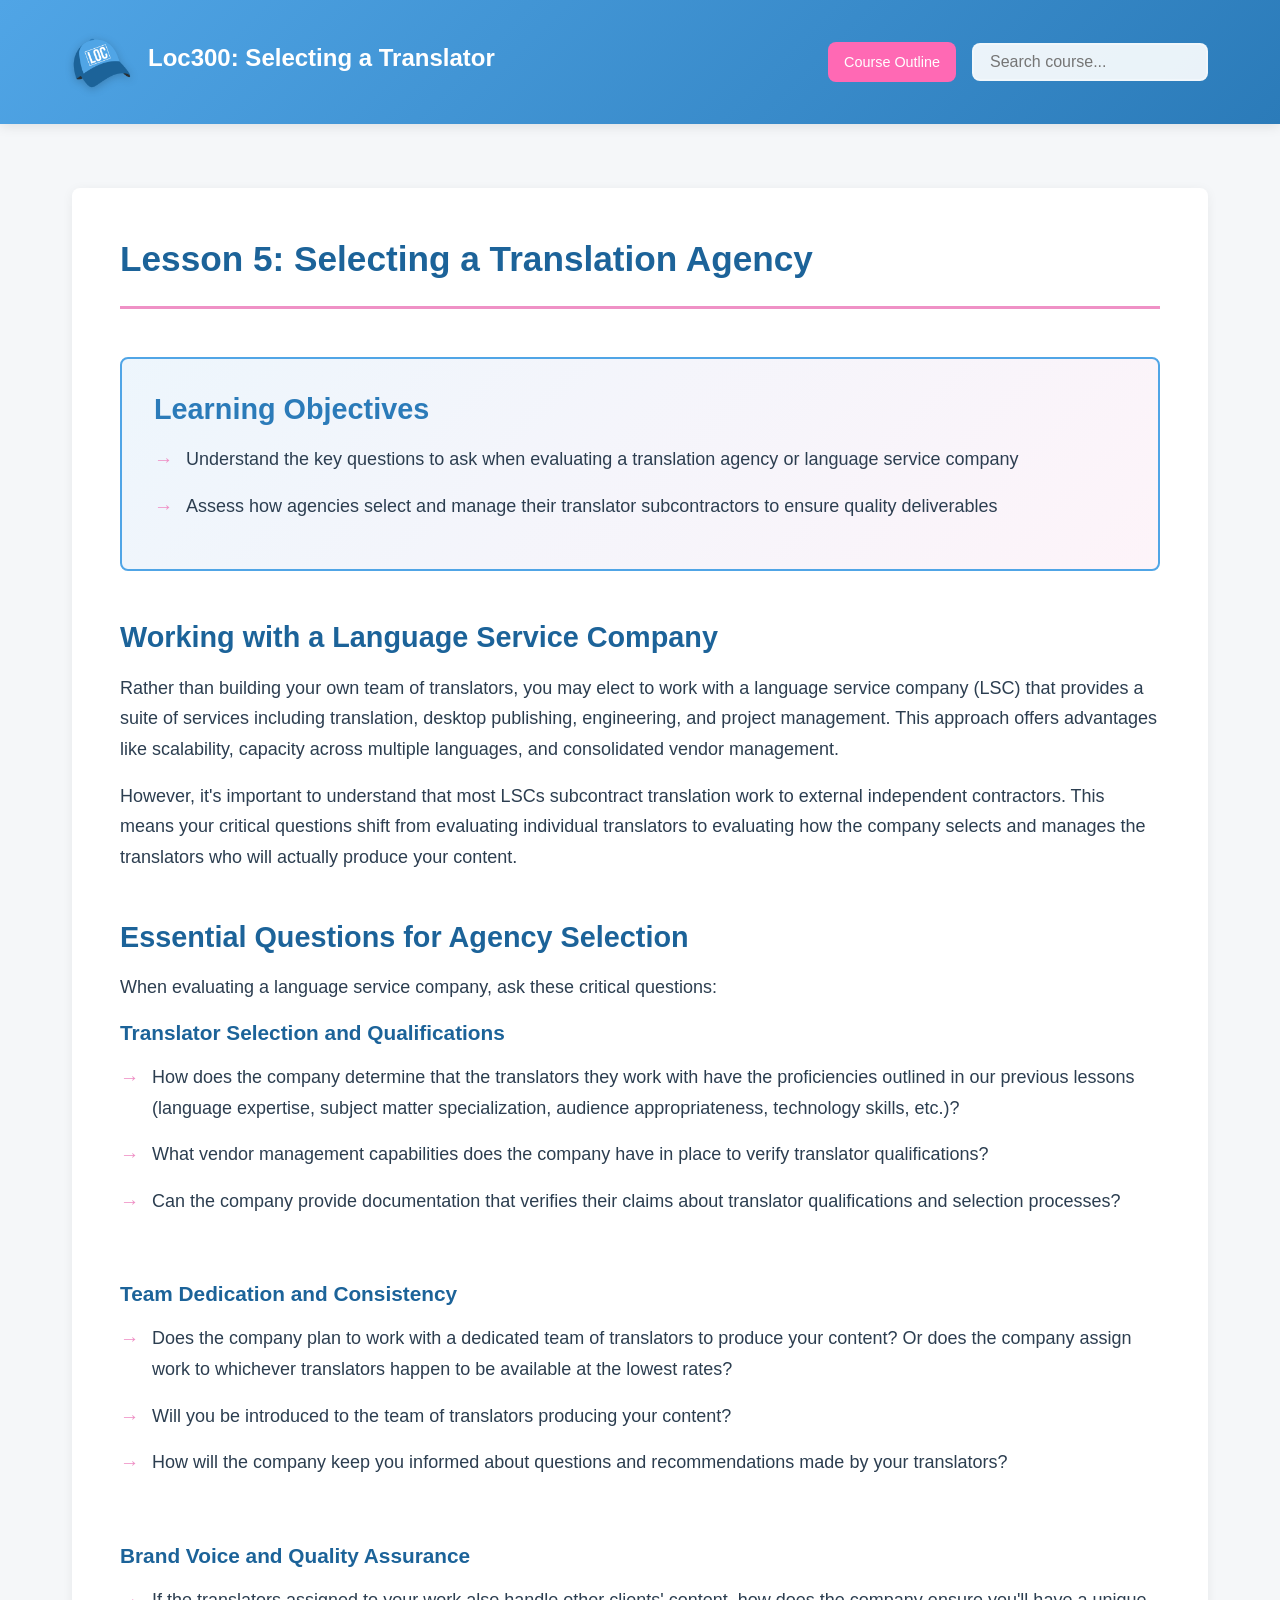
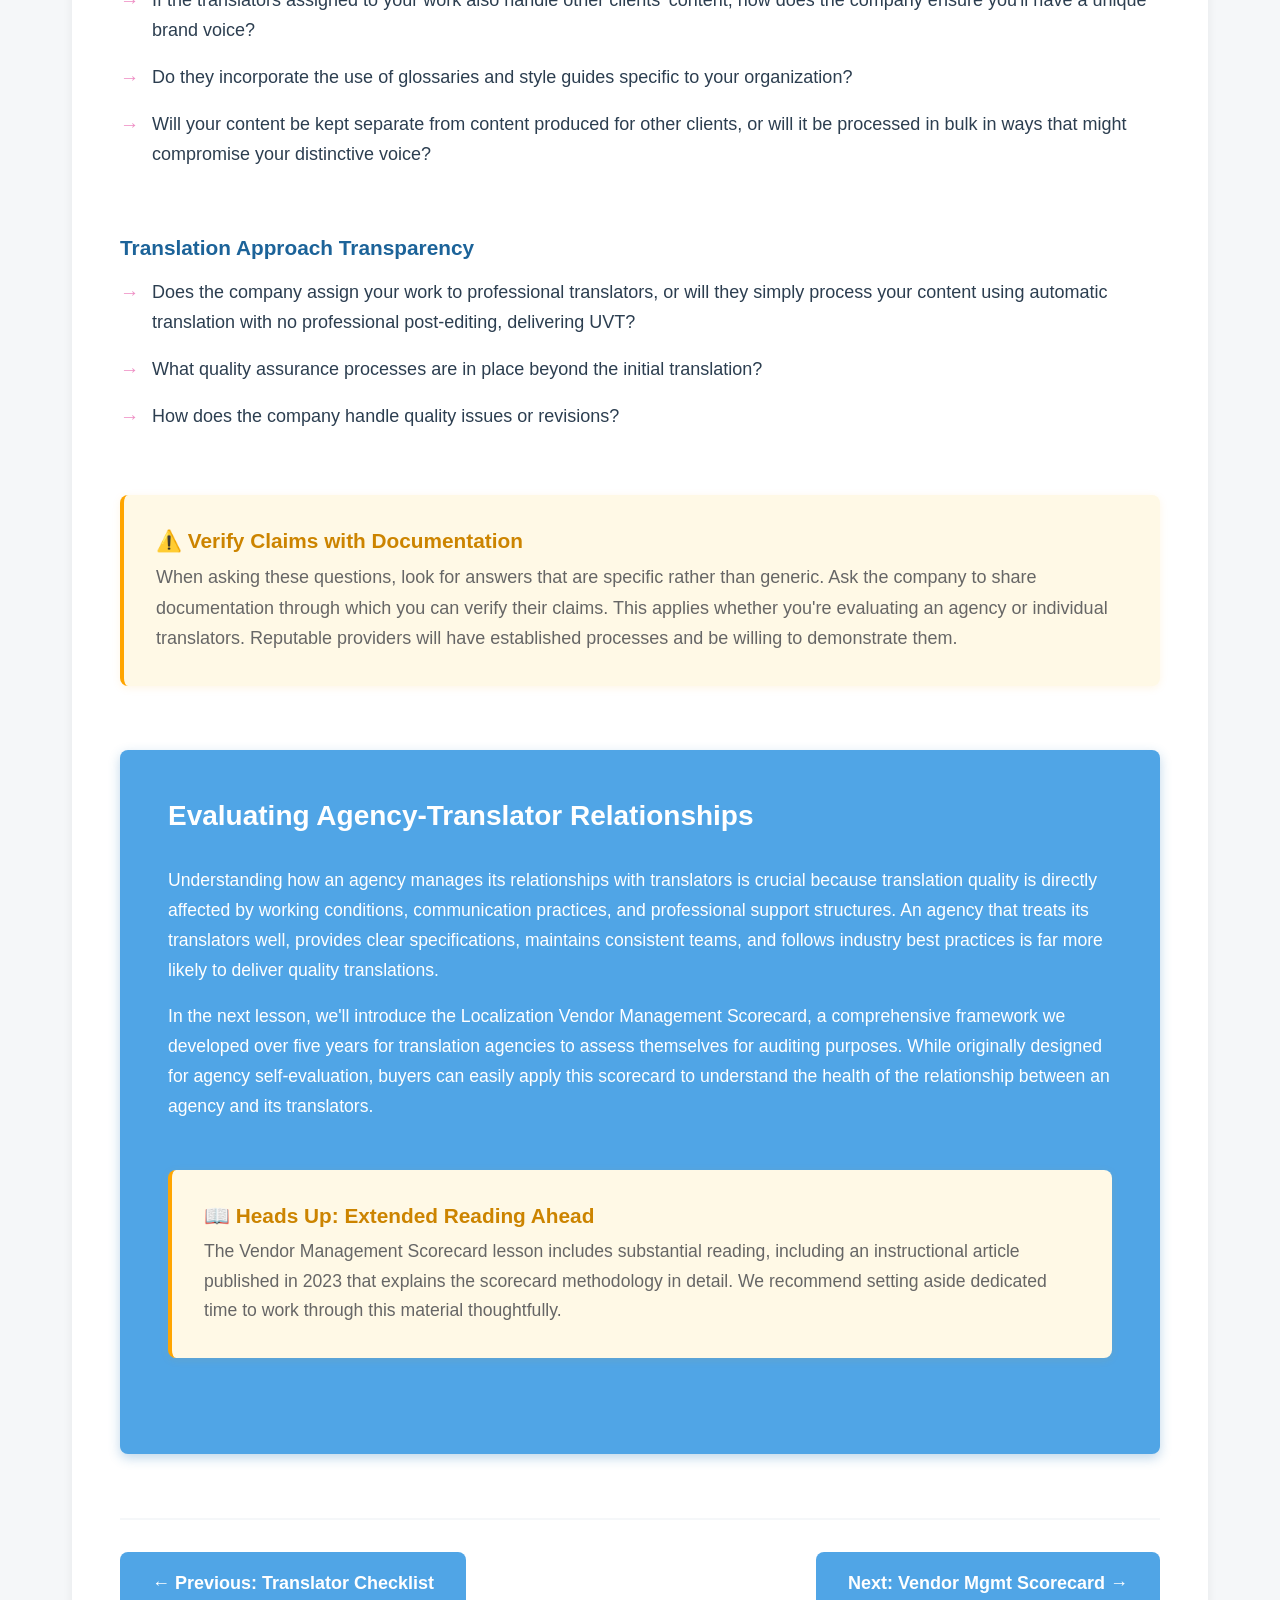
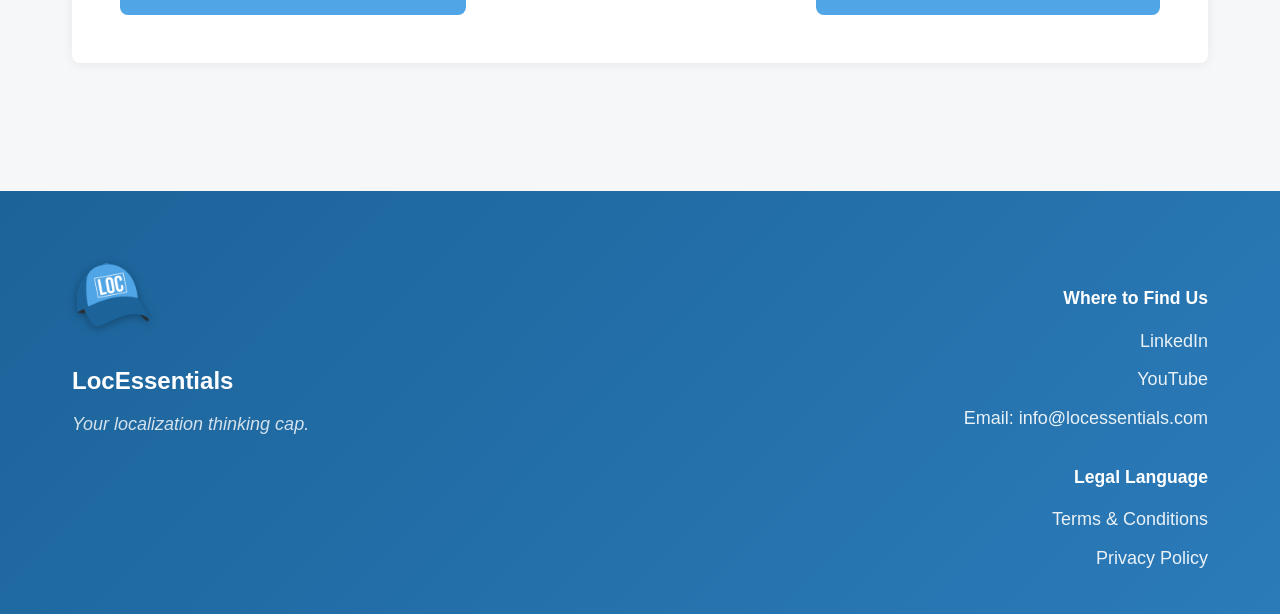
<file: lesson-5.html>
<!DOCTYPE html>
<html lang="en">
<head>
    <link rel="icon" type="image/x-icon" href="/favicon.ico">
    <meta charset="UTF-8">
    <meta name="viewport" content="width=device-width, initial-scale=1.0">
    <meta name="description" content="Lesson 4: Master the process of selecting a professional translation agency. Learn evaluation criteria, certification requirements, and quality assurance processes.">
    <meta name="keywords" content="translation agency, LSP, language service provider, agency selection, translation vendor">
    <title>Lesson 4: Selecting a Translation Agency | Loc300</title>
    <link rel="stylesheet" href="styles.css">
    <script src="search.js" defer></script>
</head>
<body>
    <header class="site-header">
        <div class="header-content">
            <div class="logo-title">
                <img src="images/logo-tilted.png" alt="LocEssentials tilted cap logo" class="header-logo">
                <h1 class="site-title"><a href="https://loc300.locessentials.com" class="footer-brand">Loc300: Selecting a Translator</a></h1>
            </div>
        <div class="search-container">
            <a href="course-outline.html" class="outline-button">Course Outline</a>
            <input type="search" placeholder="Search course..." class="search-input" id="searchInput">
        </div>
        </div>
    </header>

    <main class="main-content">
        <div class="page-content">
            <div class="page-header">
                <h2>Lesson 5: Selecting a Translation Agency</h2>
            </div>

            <!-- Learning Objectives -->
            <div class="learning-objectives-box">
                <h3>Learning Objectives</h3>
                <ul class="outcomes-list">
                    <li>Understand the key questions to ask when evaluating a translation agency or language service company</li>
                    <li>Assess how agencies select and manage their translator subcontractors to ensure quality deliverables</li>
                </ul>
            </div>

            <!-- Main Content -->
            <h3>Working with a Language Service Company</h3>
            <p>Rather than building your own team of translators, you may elect to work with a language service company (LSC) that provides a suite of services including translation, desktop publishing, engineering, and project management. This approach offers advantages like scalability, capacity across multiple languages, and consolidated vendor management.</p>

            <p>However, it's important to understand that most LSCs subcontract translation work to external independent contractors. This means your critical questions shift from evaluating individual translators to evaluating how the company selects and manages the translators who will actually produce your content.</p>
            <br>
            <h3>Essential Questions for Agency Selection</h3>
            <p>When evaluating a language service company, ask these critical questions:</p>

            <div class="checklist-section">
                <h4>Translator Selection and Qualifications</h4>
                <ul class="outcomes-list">
                    <li>How does the company determine that the translators they work with have the proficiencies outlined in our previous lessons (language expertise, subject matter specialization, audience appropriateness, technology skills, etc.)?</li>
                    <li>What vendor management capabilities does the company have in place to verify translator qualifications?</li>
                    <li>Can the company provide documentation that verifies their claims about translator qualifications and selection processes?</li>
                </ul>
            </div>

            <div class="checklist-section">
                <h4>Team Dedication and Consistency</h4>
                <ul class="outcomes-list">
                    <li>Does the company plan to work with a dedicated team of translators to produce your content? Or does the company assign work to whichever translators happen to be available at the lowest rates?</li>
                    <li>Will you be introduced to the team of translators producing your content?</li>
                    <li>How will the company keep you informed about questions and recommendations made by your translators?</li>
                </ul>
            </div>

            <div class="checklist-section">
                <h4>Brand Voice and Quality Assurance</h4>
                <ul class="outcomes-list">
                    <li>If the translators assigned to your work also handle other clients' content, how does the company ensure you'll have a unique brand voice?</li>
                    <li>Do they incorporate the use of glossaries and style guides specific to your organization?</li>
                    <li>Will your content be kept separate from content produced for other clients, or will it be processed in bulk in ways that might compromise your distinctive voice?</li>
                </ul>
            </div>

            <div class="checklist-section">
                <h4>Translation Approach Transparency</h4>
                <ul class="outcomes-list">
                    <li>Does the company assign your work to professional translators, or will they simply process your content using automatic translation with no professional post-editing, delivering UVT?</li>
                    <li>What quality assurance processes are in place beyond the initial translation?</li>
                    <li>How does the company handle quality issues or revisions?</li>
                </ul>
            </div>

            <div class="warning-box">
                <h4>⚠️ Verify Claims with Documentation</h4>
                <p>When asking these questions, look for answers that are specific rather than generic. Ask the company to share documentation through which you can verify their claims. This applies whether you're evaluating an agency or individual translators. Reputable providers will have established processes and be willing to demonstrate them.</p>
            </div>

            <!-- Transition to Scorecard -->
            <div class="transition-box">
                <h3>Evaluating Agency-Translator Relationships</h3>
                <p>Understanding how an agency manages its relationships with translators is crucial because translation quality is directly affected by working conditions, communication practices, and professional support structures. An agency that treats its translators well, provides clear specifications, maintains consistent teams, and follows industry best practices is far more likely to deliver quality translations.</p>
                
                <p>In the next lesson, we'll introduce the Localization Vendor Management Scorecard, a comprehensive framework we developed over five years for translation agencies to assess themselves for auditing purposes. While originally designed for agency self-evaluation, buyers can easily apply this scorecard to understand the health of the relationship between an agency and its translators.</p>
                
                <div class="warning-box">
                    <h4>📖 Heads Up: Extended Reading Ahead</h4>
                    <p>The Vendor Management Scorecard lesson includes substantial reading, including an instructional article published in 2023 that explains the scorecard methodology in detail. We recommend setting aside dedicated time to work through this material thoughtfully.</p>
                </div>
            </div>

            <div class="page-nav">
                <a href="lesson-4.html" class="nav-button">← Previous: Translator Checklist</a>
                <a href="lesson-6.html" class="nav-button">Next: Vendor Mgmt Scorecard →</a>
            </div>
        </div>
    </main>

    <footer class="site-footer">
        <div class="footer-content">
            <div class="footer-column footer-left">
                <img src="images/logo-primary.png" alt="LocEssentials primary cap logo" class="footer-logo">
                <a href="https://locessentials.com" target="_blank" rel="noopener noreferrer" class="footer-brand">LocEssentials</a>
                <p class="footer-tagline">Your localization thinking cap.</p>
            </div>
            
            <div class="footer-column footer-right">
                <h4>Where to Find Us</h4>
                <ul class="footer-links">
                    <li><a href="https://www.linkedin.com/company/locessentials/" target="_blank" rel="noopener noreferrer">LinkedIn</a></li>
                    <li><a href="https://www.youtube.com/@locessentials" target="_blank" rel="noopener noreferrer">YouTube</a></li>
                    <li><a href="mailto:info@locessentials.com">Email: info@locessentials.com</a></li>
                </ul>
                
                <h4>Legal Language</h4>
                <ul class="footer-links">
                    <li><a href="https://locessentials.com/terms-of-service/" target="_blank" rel="noopener noreferrer">Terms & Conditions</a></li>
                    <li><a href="https://locessentials.com/privacy-policy/" target="_blank" rel="noopener noreferrer">Privacy Policy</a></li>
                </ul>
            </div>
        </div>
    </footer>
</body>
</html>
</file>
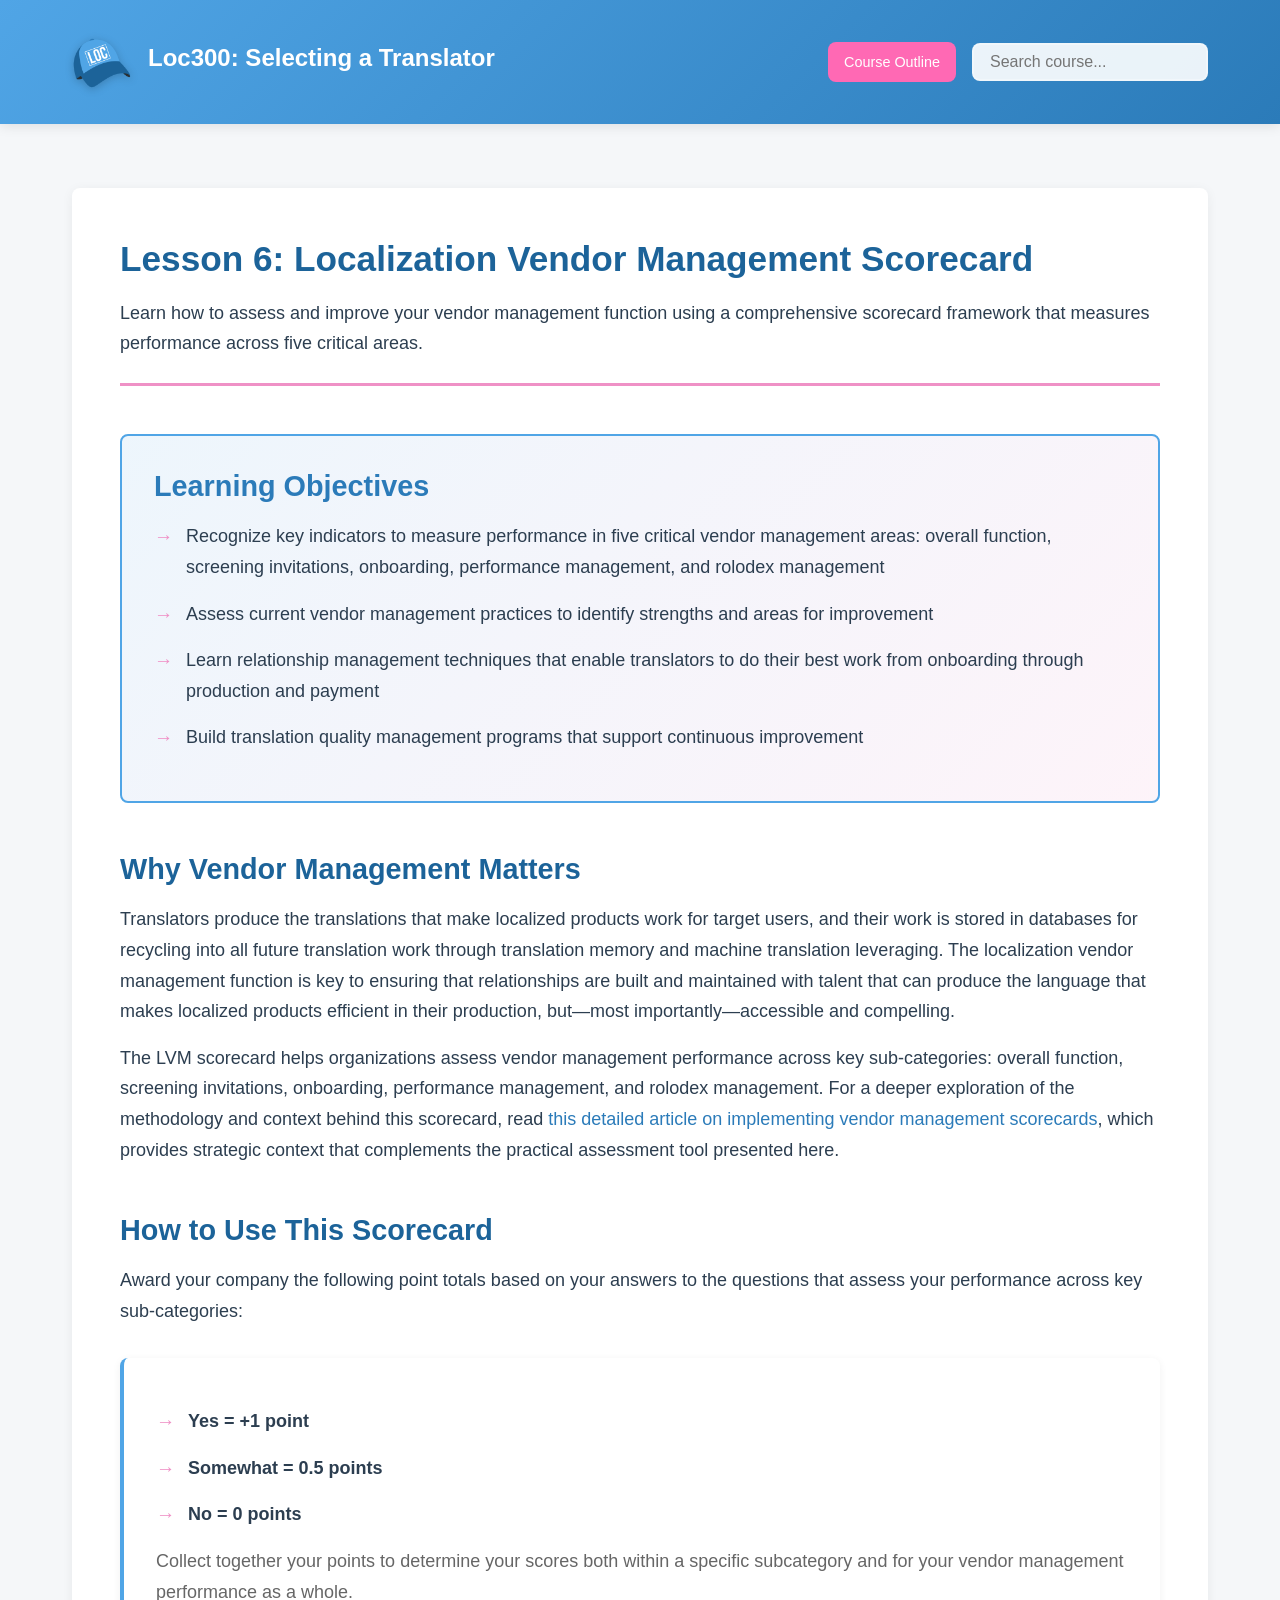
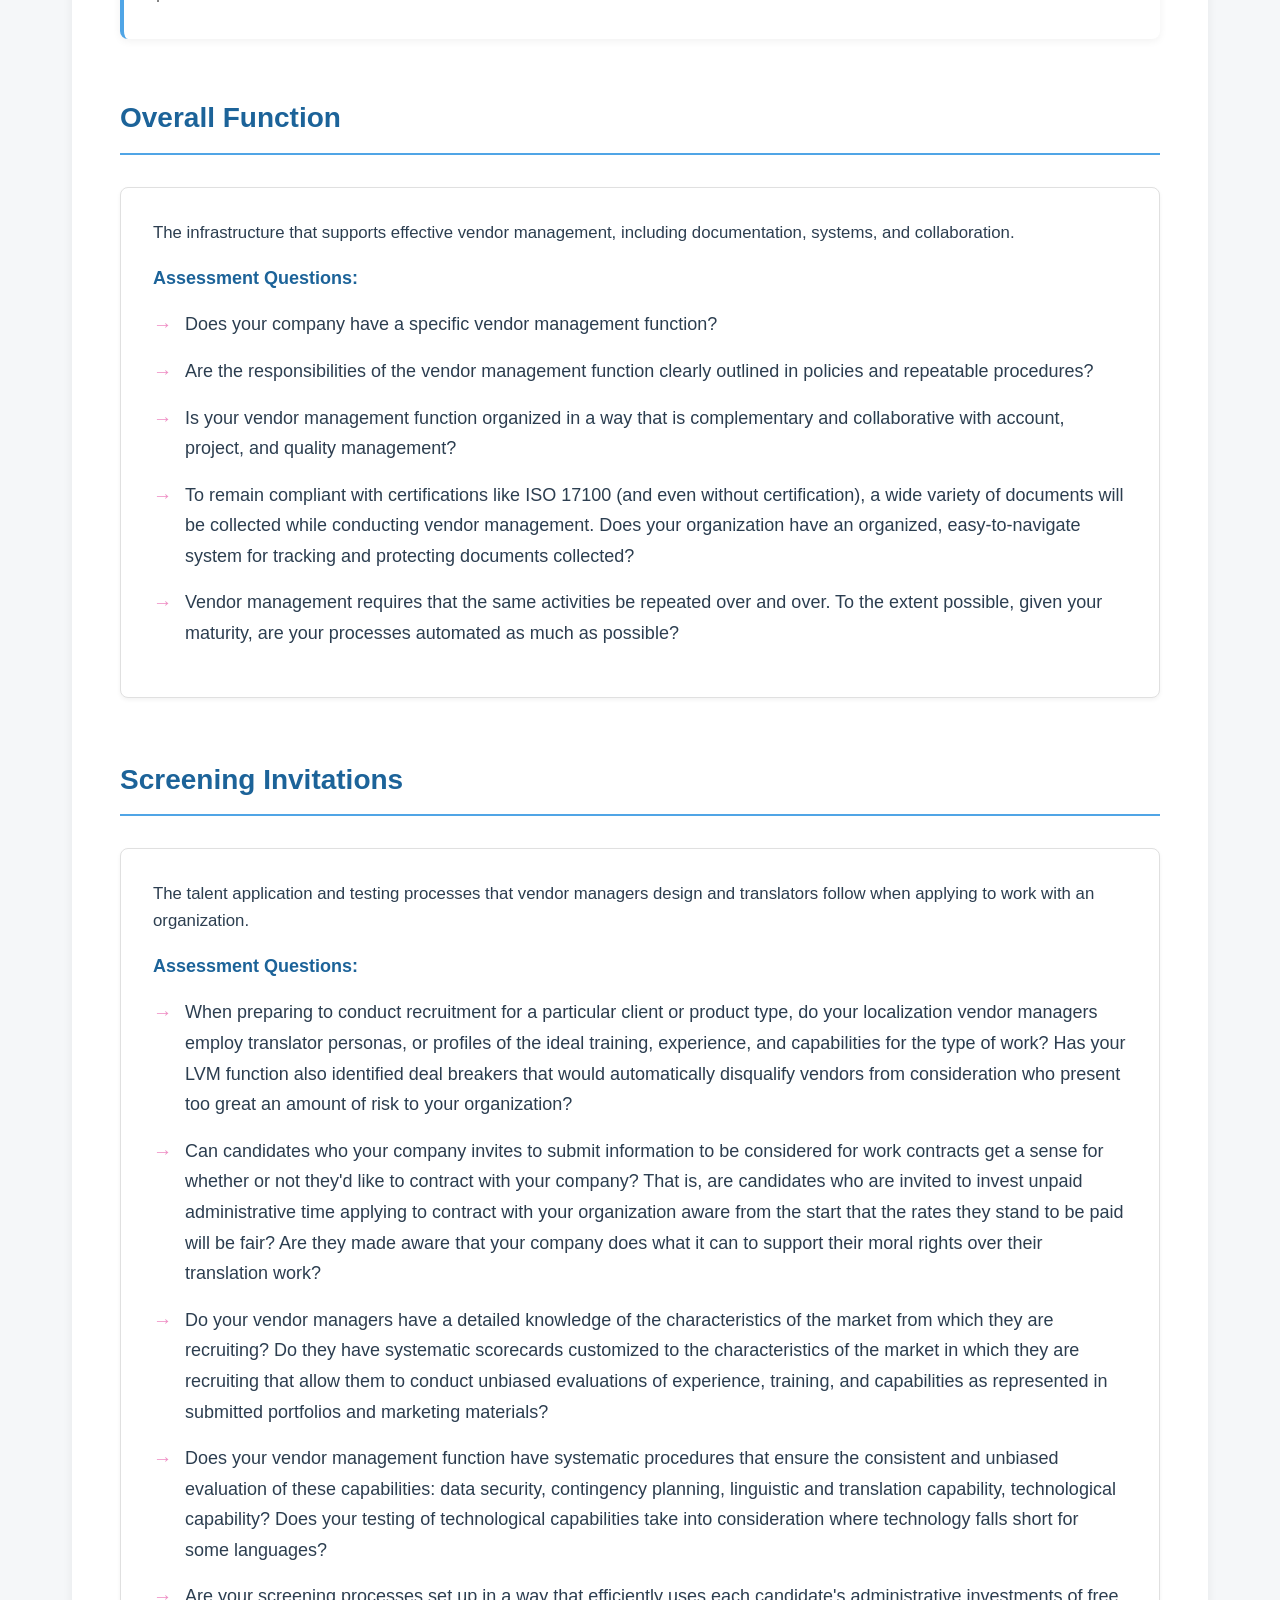
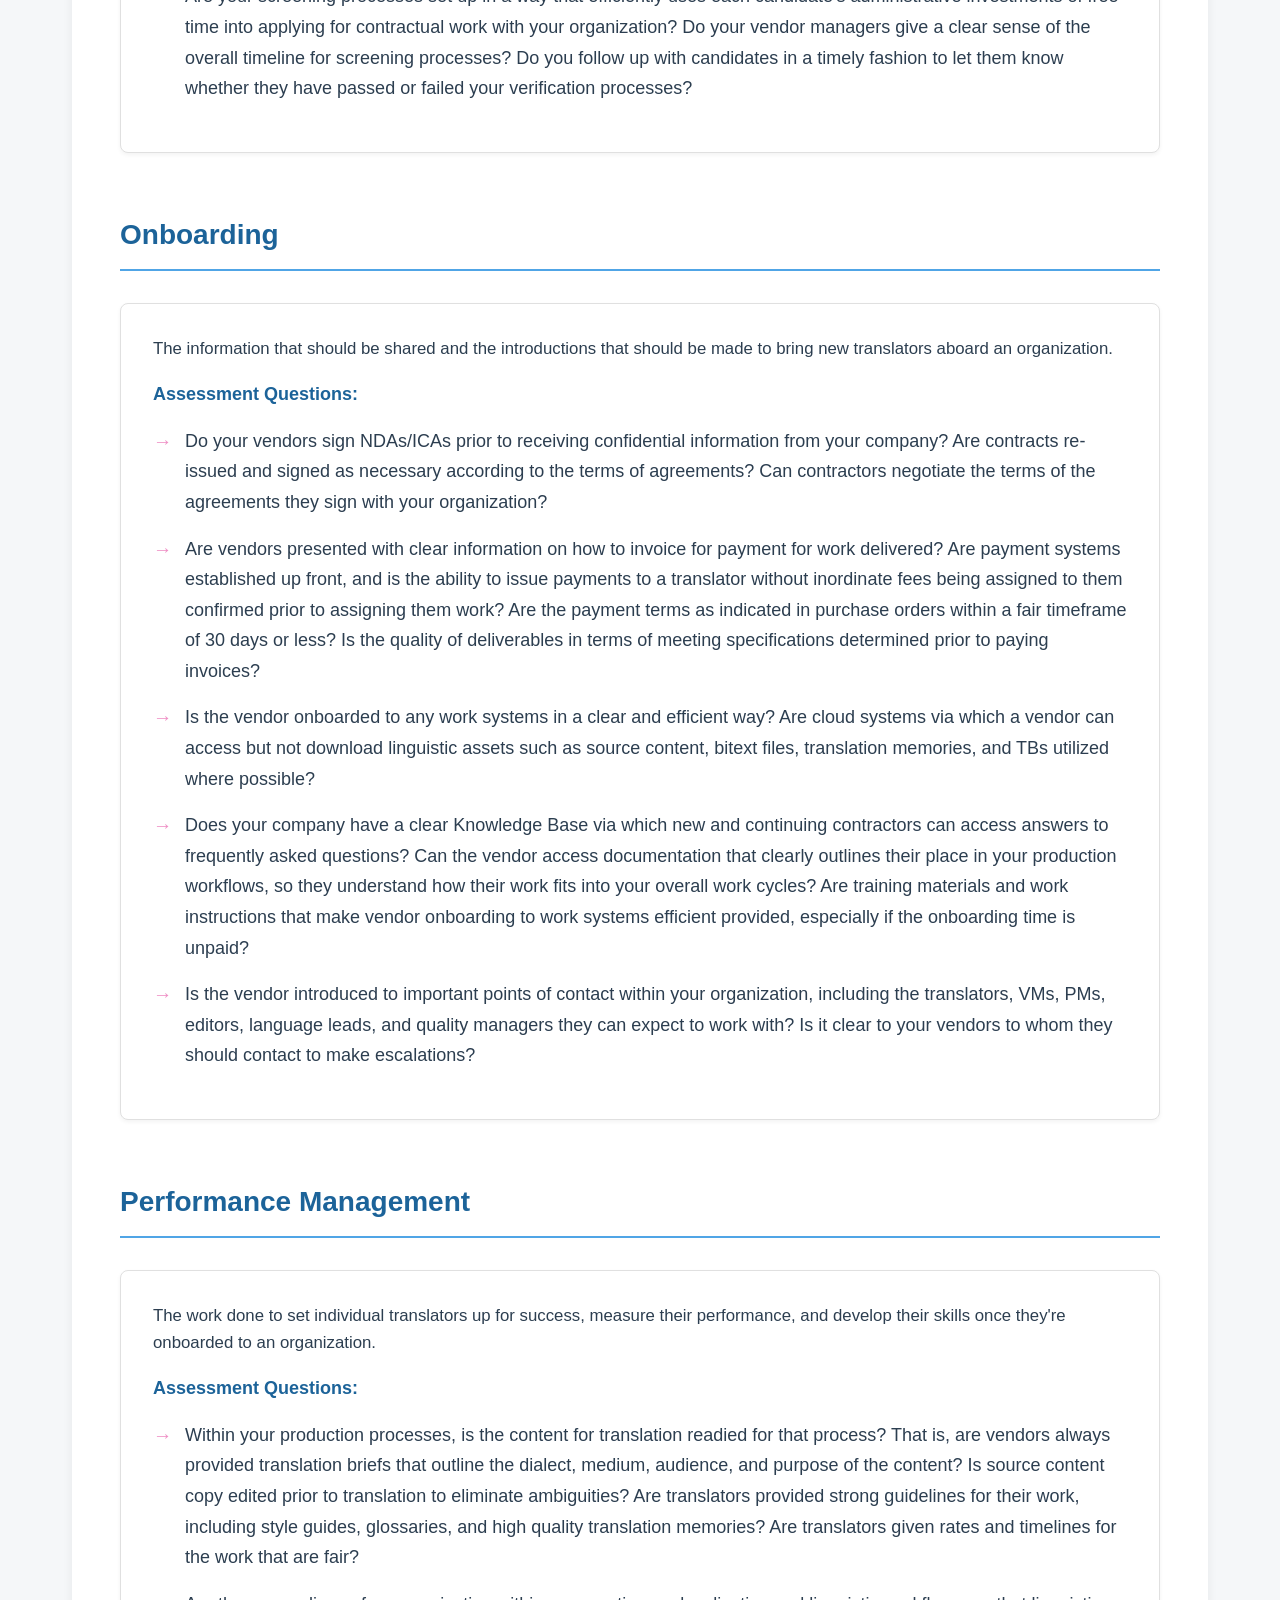
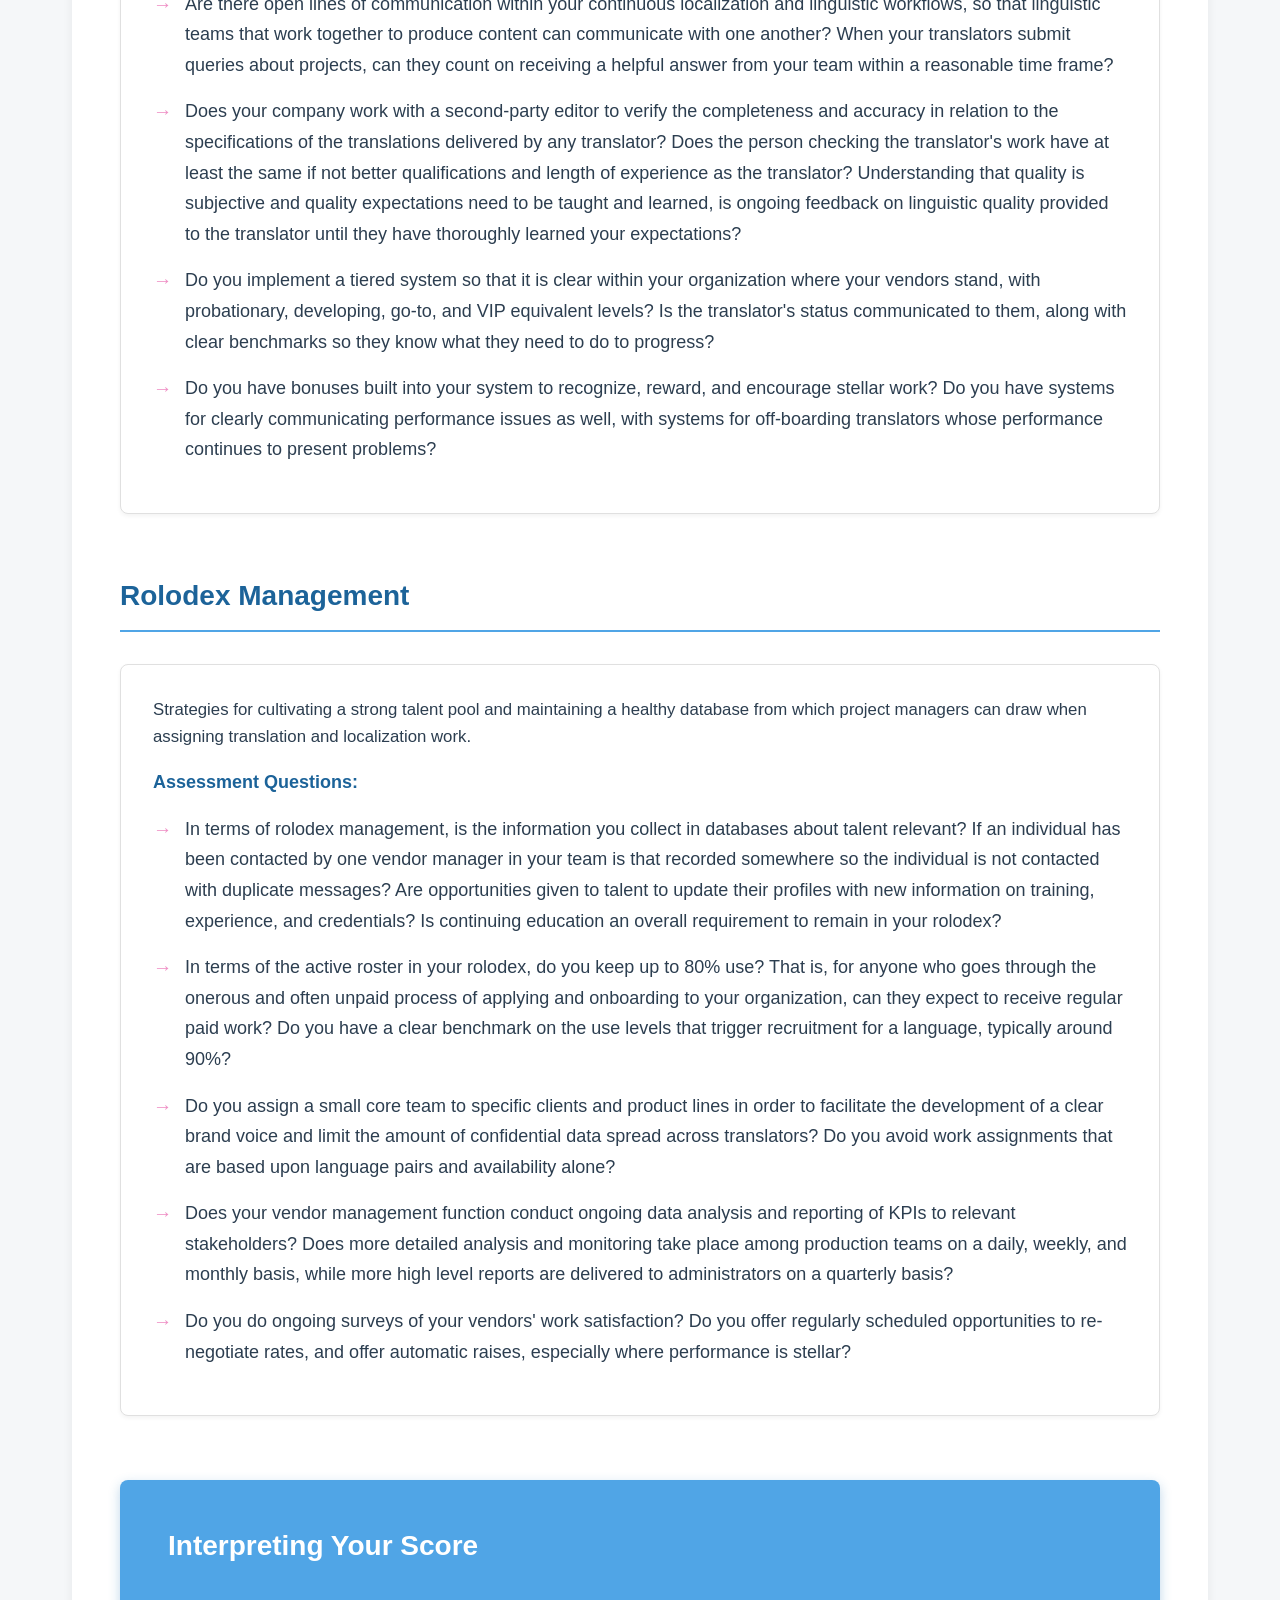
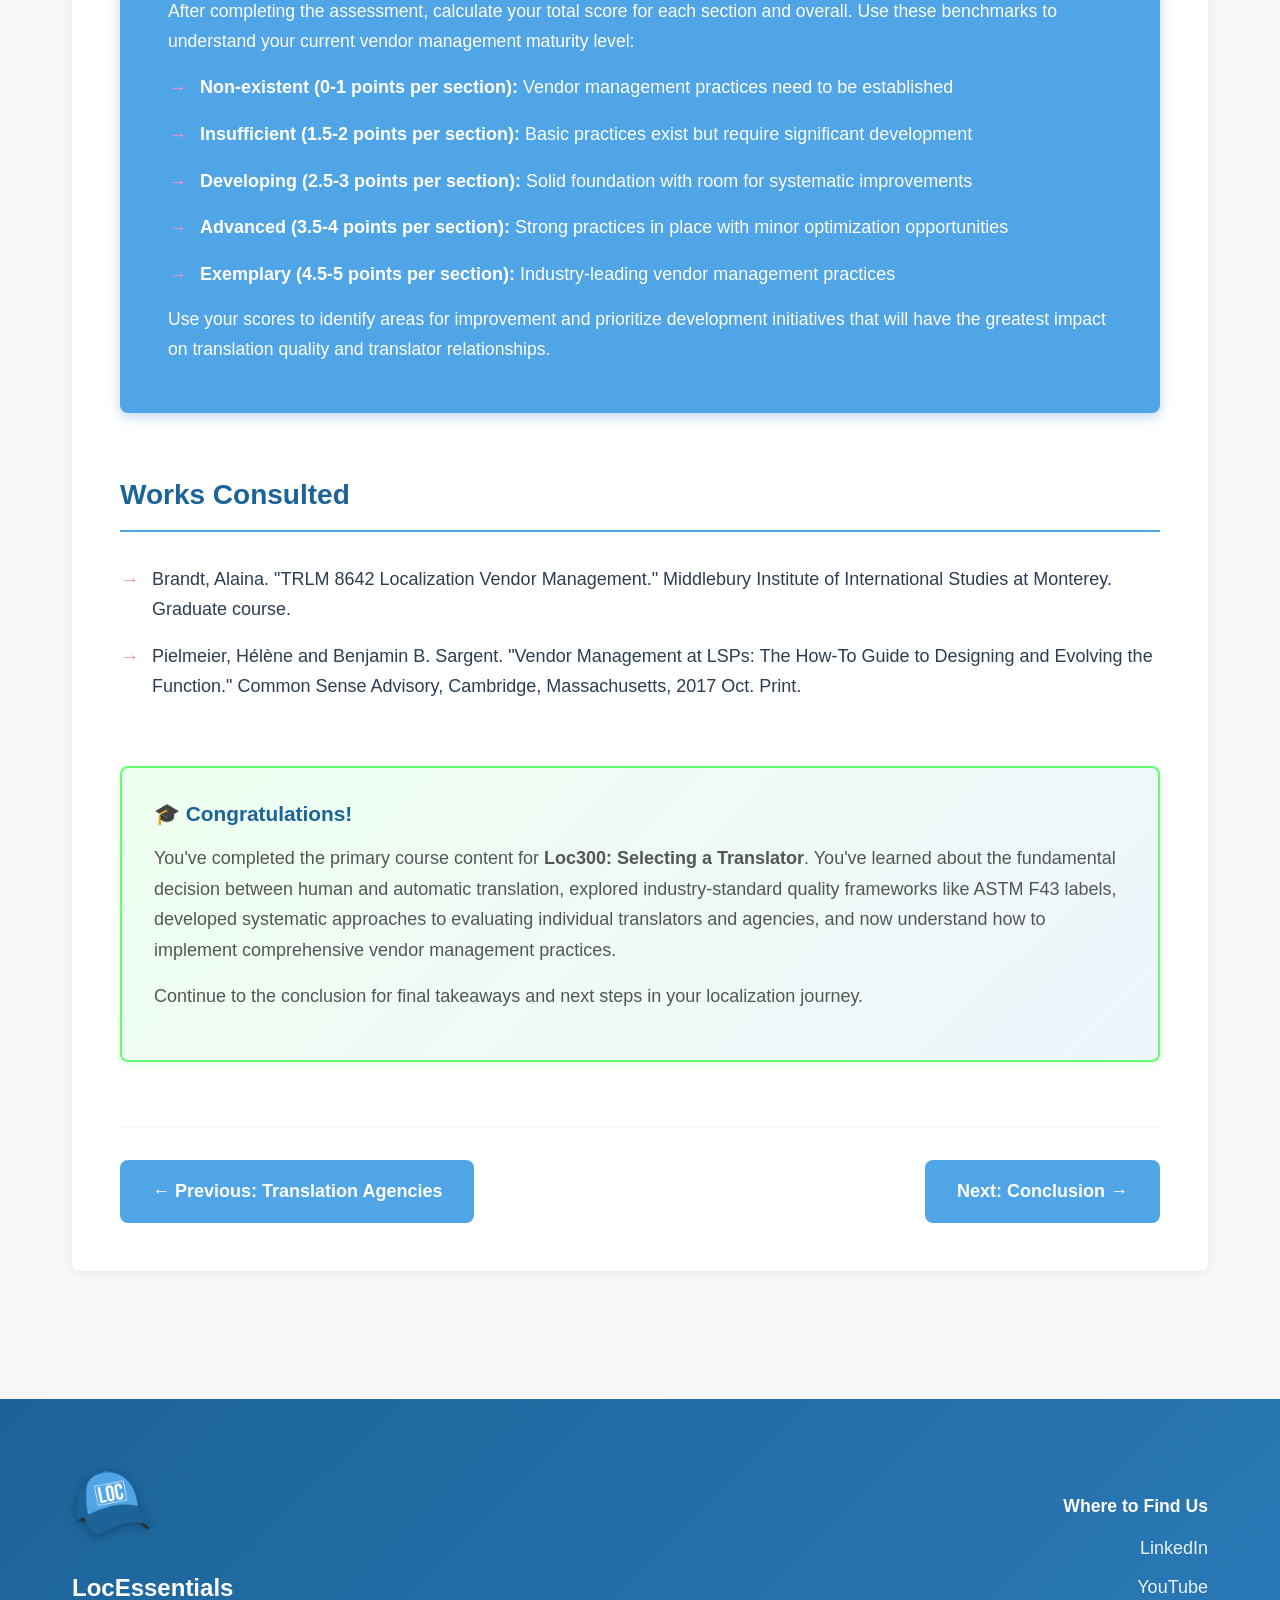
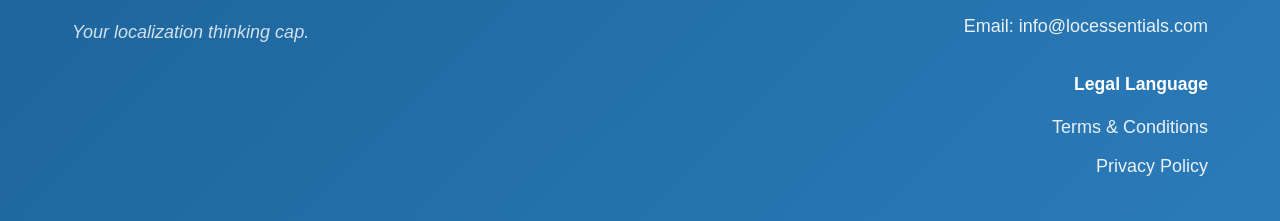
<file: lesson-6.html>
<!DOCTYPE html>
<html lang="en">
<head>
    <link rel="icon" type="image/x-icon" href="/favicon.ico">
    <meta charset="UTF-8">
    <meta name="viewport" content="width=device-width, initial-scale=1.0">
    <meta name="description" content="Lesson 6: Implement systematic vendor management using the Localization Vendor Management Scorecard. Assess performance across key areas and build quality relationships with translators.">
    <meta name="keywords" content="vendor management, scorecard, vendor evaluation, translator relationships, performance management, KPI, translation metrics">
    <title>Lesson 6: Localization Vendor Management Scorecard | Loc300</title>
    <link rel="stylesheet" href="styles.css">
    <script src="search.js" defer></script>
</head>
<body>
    <header class="site-header">
        <div class="header-content">
            <div class="logo-title">
                <img src="images/logo-tilted.png" alt="LocEssentials tilted cap logo" class="header-logo">
                <h1 class="site-title"><a href="https://loc300.locessentials.com" class="footer-brand">Loc300: Selecting a Translator</a></h1>
            </div>
        <div class="search-container">
            <a href="course-outline.html" class="outline-button">Course Outline</a>
            <input type="search" placeholder="Search course..." class="search-input" id="searchInput">
        </div>
        </div>
    </header>

    <main class="main-content">
        <div class="page-content">
            <div class="page-header">
                <h2>Lesson 6: Localization Vendor Management Scorecard</h2>
                <p>Learn how to assess and improve your vendor management function using a comprehensive scorecard framework that measures performance across five critical areas.</p>
            </div>

            <!-- Learning Objectives -->
            <div class="learning-objectives-box">
                <h3>Learning Objectives</h3>
                <ul class="outcomes-list">
                    <li>Recognize key indicators to measure performance in five critical vendor management areas: overall function, screening invitations, onboarding, performance management, and rolodex management</li>
                    <li>Assess current vendor management practices to identify strengths and areas for improvement</li>
                    <li>Learn relationship management techniques that enable translators to do their best work from onboarding through production and payment</li>
                    <li>Build translation quality management programs that support continuous improvement</li>
                </ul>
            </div>

            <!-- Introduction -->
            <h3>Why Vendor Management Matters</h3>
            <p>Translators produce the translations that make localized products work for target users, and their work is stored in databases for recycling into all future translation work through translation memory and machine translation leveraging. The localization vendor management function is key to ensuring that relationships are built and maintained with talent that can produce the language that makes localized products efficient in their production, but—most importantly—accessible and compelling.</p>

            <p>The LVM scorecard helps organizations assess vendor management performance across key sub-categories: overall function, screening invitations, onboarding, performance management, and rolodex management. For a deeper exploration of the methodology and context behind this scorecard, read <a href="https://alainambrandt.locessentials.com/localization-vendor-management-scorecard-assessing-the-performance-of-an-important-function/" target="_blank" rel="noopener noreferrer">this detailed article on implementing vendor management scorecards</a>, which provides strategic context that complements the practical assessment tool presented here.</p>
            <br>

            <!-- Instructions -->
            <h3>How to Use This Scorecard</h3>
            <p>Award your company the following point totals based on your answers to the questions that assess your performance across key sub-categories:</p>
            
            <div class="lesson-list">
                <div class="lesson-card">
                    <ul class="outcomes-list">
                        <li><strong>Yes = +1 point</strong></li>
                        <li><strong>Somewhat = 0.5 points</strong></li>
                        <li><strong>No = 0 points</strong></li>
                    </ul>
                    <p>Collect together your points to determine your scores both within a specific subcategory and for your vendor management performance as a whole.</p>
                </div>
            </div>
            <br>
            <br>
            <!-- Overall Function -->
            <div class="checklist-section">
                <h3>Overall Function</h3>
                
                <div class="proficiency-card">
                    <p class="proficiency-description">The infrastructure that supports effective vendor management, including documentation, systems, and collaboration.</p>
                    
                    <p class="indicators-label"><strong>Assessment Questions:</strong></p>
                    <ul class="outcomes-list">
                        <li>Does your company have a specific vendor management function?</li>
                        <li>Are the responsibilities of the vendor management function clearly outlined in policies and repeatable procedures?</li>
                        <li>Is your vendor management function organized in a way that is complementary and collaborative with account, project, and quality management?</li>
                        <li>To remain compliant with certifications like ISO 17100 (and even without certification), a wide variety of documents will be collected while conducting vendor management. Does your organization have an organized, easy-to-navigate system for tracking and protecting documents collected?</li>
                        <li>Vendor management requires that the same activities be repeated over and over. To the extent possible, given your maturity, are your processes automated as much as possible?</li>
                    </ul>
                </div>
            </div>

            <!-- Screening Invitations -->
            <div class="checklist-section">
                <h3>Screening Invitations</h3>
                
                <div class="proficiency-card">
                    <p class="proficiency-description">The talent application and testing processes that vendor managers design and translators follow when applying to work with an organization.</p>
                    
                    <p class="indicators-label"><strong>Assessment Questions:</strong></p>
                    <ul class="outcomes-list">
                        <li>When preparing to conduct recruitment for a particular client or product type, do your localization vendor managers employ translator personas, or profiles of the ideal training, experience, and capabilities for the type of work? Has your LVM function also identified deal breakers that would automatically disqualify vendors from consideration who present too great an amount of risk to your organization?</li>
                        <li>Can candidates who your company invites to submit information to be considered for work contracts get a sense for whether or not they'd like to contract with your company? That is, are candidates who are invited to invest unpaid administrative time applying to contract with your organization aware from the start that the rates they stand to be paid will be fair? Are they made aware that your company does what it can to support their moral rights over their translation work?</li>
                        <li>Do your vendor managers have a detailed knowledge of the characteristics of the market from which they are recruiting? Do they have systematic scorecards customized to the characteristics of the market in which they are recruiting that allow them to conduct unbiased evaluations of experience, training, and capabilities as represented in submitted portfolios and marketing materials?</li>
                        <li>Does your vendor management function have systematic procedures that ensure the consistent and unbiased evaluation of these capabilities: data security, contingency planning, linguistic and translation capability, technological capability? Does your testing of technological capabilities take into consideration where technology falls short for some languages?</li>
                        <li>Are your screening processes set up in a way that efficiently uses each candidate's administrative investments of free time into applying for contractual work with your organization? Do your vendor managers give a clear sense of the overall timeline for screening processes? Do you follow up with candidates in a timely fashion to let them know whether they have passed or failed your verification processes?</li>
                    </ul>
                </div>
            </div>

            <!-- Onboarding -->
            <div class="checklist-section">
                <h3>Onboarding</h3>
                
                <div class="proficiency-card">
                    <p class="proficiency-description">The information that should be shared and the introductions that should be made to bring new translators aboard an organization.</p>
                    
                    <p class="indicators-label"><strong>Assessment Questions:</strong></p>
                    <ul class="outcomes-list">
                        <li>Do your vendors sign NDAs/ICAs prior to receiving confidential information from your company? Are contracts re-issued and signed as necessary according to the terms of agreements? Can contractors negotiate the terms of the agreements they sign with your organization?</li>
                        <li>Are vendors presented with clear information on how to invoice for payment for work delivered? Are payment systems established up front, and is the ability to issue payments to a translator without inordinate fees being assigned to them confirmed prior to assigning them work? Are the payment terms as indicated in purchase orders within a fair timeframe of 30 days or less? Is the quality of deliverables in terms of meeting specifications determined prior to paying invoices?</li>
                        <li>Is the vendor onboarded to any work systems in a clear and efficient way? Are cloud systems via which a vendor can access but not download linguistic assets such as source content, bitext files, translation memories, and TBs utilized where possible?</li>
                        <li>Does your company have a clear Knowledge Base via which new and continuing contractors can access answers to frequently asked questions? Can the vendor access documentation that clearly outlines their place in your production workflows, so they understand how their work fits into your overall work cycles? Are training materials and work instructions that make vendor onboarding to work systems efficient provided, especially if the onboarding time is unpaid?</li>
                        <li>Is the vendor introduced to important points of contact within your organization, including the translators, VMs, PMs, editors, language leads, and quality managers they can expect to work with? Is it clear to your vendors to whom they should contact to make escalations?</li>
                    </ul>
                </div>
            </div>

            <!-- Performance Management -->
            <div class="checklist-section">
                <h3>Performance Management</h3>
                
                <div class="proficiency-card">
                    <p class="proficiency-description">The work done to set individual translators up for success, measure their performance, and develop their skills once they're onboarded to an organization.</p>
                    
                    <p class="indicators-label"><strong>Assessment Questions:</strong></p>
                    <ul class="outcomes-list">
                        <li>Within your production processes, is the content for translation readied for that process? That is, are vendors always provided translation briefs that outline the dialect, medium, audience, and purpose of the content? Is source content copy edited prior to translation to eliminate ambiguities? Are translators provided strong guidelines for their work, including style guides, glossaries, and high quality translation memories? Are translators given rates and timelines for the work that are fair?</li>
                        <li>Are there open lines of communication within your continuous localization and linguistic workflows, so that linguistic teams that work together to produce content can communicate with one another? When your translators submit queries about projects, can they count on receiving a helpful answer from your team within a reasonable time frame?</li>
                        <li>Does your company work with a second-party editor to verify the completeness and accuracy in relation to the specifications of the translations delivered by any translator? Does the person checking the translator's work have at least the same if not better qualifications and length of experience as the translator? Understanding that quality is subjective and quality expectations need to be taught and learned, is ongoing feedback on linguistic quality provided to the translator until they have thoroughly learned your expectations?</li>
                        <li>Do you implement a tiered system so that it is clear within your organization where your vendors stand, with probationary, developing, go-to, and VIP equivalent levels? Is the translator's status communicated to them, along with clear benchmarks so they know what they need to do to progress?</li>
                        <li>Do you have bonuses built into your system to recognize, reward, and encourage stellar work? Do you have systems for clearly communicating performance issues as well, with systems for off-boarding translators whose performance continues to present problems?</li>
                    </ul>
                </div>
            </div>

            <!-- Rolodex Management -->
            <div class="checklist-section">
                <h3>Rolodex Management</h3>
                
                <div class="proficiency-card">
                    <p class="proficiency-description">Strategies for cultivating a strong talent pool and maintaining a healthy database from which project managers can draw when assigning translation and localization work.</p>
                    
                    <p class="indicators-label"><strong>Assessment Questions:</strong></p>
                    <ul class="outcomes-list">
                        <li>In terms of rolodex management, is the information you collect in databases about talent relevant? If an individual has been contacted by one vendor manager in your team is that recorded somewhere so the individual is not contacted with duplicate messages? Are opportunities given to talent to update their profiles with new information on training, experience, and credentials? Is continuing education an overall requirement to remain in your rolodex?</li>
                        <li>In terms of the active roster in your rolodex, do you keep up to 80% use? That is, for anyone who goes through the onerous and often unpaid process of applying and onboarding to your organization, can they expect to receive regular paid work? Do you have a clear benchmark on the use levels that trigger recruitment for a language, typically around 90%?</li>
                        <li>Do you assign a small core team to specific clients and product lines in order to facilitate the development of a clear brand voice and limit the amount of confidential data spread across translators? Do you avoid work assignments that are based upon language pairs and availability alone?</li>
                        <li>Does your vendor management function conduct ongoing data analysis and reporting of KPIs to relevant stakeholders? Does more detailed analysis and monitoring take place among production teams on a daily, weekly, and monthly basis, while more high level reports are delivered to administrators on a quarterly basis?</li>
                        <li>Do you do ongoing surveys of your vendors' work satisfaction? Do you offer regularly scheduled opportunities to re-negotiate rates, and offer automatic raises, especially where performance is stellar?</li>
                    </ul>
                </div>
            </div>

            <!-- Scoring Guide -->
            <div class="transition-box">
                <h3>Interpreting Your Score</h3>
                <p>After completing the assessment, calculate your total score for each section and overall. Use these benchmarks to understand your current vendor management maturity level:</p>
                <ul class="outcomes-list">
                    <li><strong>Non-existent (0-1 points per section):</strong> Vendor management practices need to be established</li>
                    <li><strong>Insufficient (1.5-2 points per section):</strong> Basic practices exist but require significant development</li>
                    <li><strong>Developing (2.5-3 points per section):</strong> Solid foundation with room for systematic improvements</li>
                    <li><strong>Advanced (3.5-4 points per section):</strong> Strong practices in place with minor optimization opportunities</li>
                    <li><strong>Exemplary (4.5-5 points per section):</strong> Industry-leading vendor management practices</li>
                </ul>
                <p>Use your scores to identify areas for improvement and prioritize development initiatives that will have the greatest impact on translation quality and translator relationships.</p>
            </div>

            <!-- Works Consulted -->
            <div class="checklist-section">
                <h3>Works Consulted</h3>
                <ul class="outcomes-list">
                    <li>Brandt, Alaina. "TRLM 8642 Localization Vendor Management." Middlebury Institute of International Studies at Monterey. Graduate course.</li>
                    <li>Pielmeier, Hélène and Benjamin B. Sargent. "Vendor Management at LSPs: The How-To Guide to Designing and Evolving the Function." Common Sense Advisory, Cambridge, Massachusetts, 2017 Oct. Print.</li>
                </ul>
            </div>

            <!-- Completion Message -->
            <div class="future-courses-callout">
                <h4>🎓 Congratulations!</h4>
                <p>You've completed the primary course content for <strong>Loc300: Selecting a Translator</strong>. You've learned about the fundamental decision between human and automatic translation, explored industry-standard quality frameworks like ASTM F43 labels, developed systematic approaches to evaluating individual translators and agencies, and now understand how to implement comprehensive vendor management practices.</p>
                <p>Continue to the conclusion for final takeaways and next steps in your localization journey.</p>
            </div>

            <!-- Navigation -->
            <div class="page-nav">
                <a href="lesson-5.html" class="nav-button">← Previous: Translation Agencies</a>
                <a href="conclusion.html" class="nav-button">Next: Conclusion →</a>
            </div>
        </div>
    </main>

    <footer class="site-footer">
        <div class="footer-content">
            <div class="footer-column footer-left">
                <img src="images/logo-primary.png" alt="LocEssentials primary cap logo" class="footer-logo">
                <a href="https://locessentials.com" target="_blank" rel="noopener noreferrer" class="footer-brand">LocEssentials</a>
                <p class="footer-tagline">Your localization thinking cap.</p>
            </div>
            
            <div class="footer-column footer-right">
                <h4>Where to Find Us</h4>
                <ul class="footer-links">
                    <li><a href="https://www.linkedin.com/company/locessentials/" target="_blank" rel="noopener noreferrer">LinkedIn</a></li>
                    <li><a href="https://www.youtube.com/@locessentials" target="_blank" rel="noopener noreferrer">YouTube</a></li>
                    <li><a href="mailto:info@locessentials.com">Email: info@locessentials.com</a></li>
                </ul>
                
                <h4>Legal Language</h4>
                <ul class="footer-links">
                    <li><a href="https://locessentials.com/terms-of-service/" target="_blank" rel="noopener noreferrer">Terms & Conditions</a></li>
                    <li><a href="https://locessentials.com/privacy-policy/" target="_blank" rel="noopener noreferrer">Privacy Policy</a></li>
                </ul>
            </div>
        </div>
    </footer>
</body>
</html>
</file>
<file: styles.css>
:root {
    /* LocEssentials Brand Colors */
    --pink: #ef91c6;
    --light-blue: #50A5E6;
    --medium-blue: #2b7bb9;
    --dark-blue: #1c6399;
    --neon-green: #60ff6c;
    --alabaster: #F5F7F9;
    
    /* Typography */
    --heading-font: 'Arial', 'Arial', sans-serif;
    --body-font: 'Arial', 'Arial', sans-serif;
    
    /* Spacing */
    --spacing-xs: 0.5rem;
    --spacing-sm: 1rem;
    --spacing-md: 2rem;
    --spacing-lg: 3rem;
    --spacing-xl: 4rem;
    
    /* Layout */
    --max-width: 1200px;
    --border-radius: 8px;
}

* {
    margin: 0;
    padding: 0;
    box-sizing: border-box;
}

body {
    font-family: var(--body-font);
    font-size: 18px;
    line-height: 1.7;
    color: #2c3e50;
    background-color: var(--alabaster);
    -webkit-font-smoothing: antialiased;
}

/* Typography */
h1, h2, h3, h4, h5, h6 {
    font-family: var(--heading-font);
    font-weight: 700;
    line-height: 1.3;
    color: var(--dark-blue);
    margin-bottom: var(--spacing-sm);
}

h1 { font-size: 2.5rem; }
h2 { font-size: 2.2rem; }
h3 { font-size: 1.8rem; }
h4 { font-size: 1.3rem; }

p {
    margin-bottom: var(--spacing-sm);
}

a {
    color: var(--medium-blue);
    text-decoration: none;
    transition: color 0.3s ease;
}

a:hover {
    color: var(--light-blue);
}

/* Header */
.site-header {
    background: linear-gradient(135deg, var(--light-blue) 0%, var(--medium-blue) 100%);
    padding: var(--spacing-md) 0;
    box-shadow: 0 2px 12px rgba(0, 0, 0, 0.1);
    position: sticky;
    top: 0;
    z-index: 100;
}

.header-content {
    max-width: var(--max-width);
    margin: 0 auto;
    padding: 0 var(--spacing-md);
    display: flex;
    justify-content: space-between;
    align-items: center;
    gap: var(--spacing-md);
}

.logo-title {
    display: flex;
    align-items: center;
    gap: var(--spacing-sm);
}

.header-logo {
    width: 60px;
    height: auto;
    filter: drop-shadow(0 2px 4px rgba(0, 0, 0, 0.2));
}

.site-title {
    color: white;
    font-size: 1.6rem;
    margin: 0;
}

.search-container {
    display: flex;
    align-items: center;
    gap: 1rem;
}

.outline-button {
    padding: 0.5rem 1rem;
    background-color: #FF69B4;
    color: white;
    text-decoration: none;
    border-radius: var(--border-radius);
    font-size: 0.9rem;
    white-space: nowrap;
    transition: background-color 0.2s ease;
}

.outline-button:hover {
    background-color: #FF1493;
        color: white;
}

.search-input {
    width: 100%;
    padding: var(--spacing-xs) var(--spacing-sm);
    border: 2px solid rgba(255, 255, 255, 0.3);
    border-radius: var(--border-radius);
    background: rgba(255, 255, 255, 0.9);
    font-family: var(--body-font);
    font-size: 1rem;
    transition: all 0.3s ease;
}

.search-input:focus {
    outline: none;
    border-color: var(--pink);
    background: white;
    box-shadow: 0 4px 12px rgba(239, 145, 198, 0.3);
}

.search-results {
    position: absolute;
    top: 100%;
    left: 0;
    right: 0;
    margin-top: var(--spacing-xs);
    background: white;
    border-radius: var(--border-radius);
    box-shadow: 0 4px 20px rgba(0, 0, 0, 0.15);
    max-height: 400px;
    overflow-y: auto;
    z-index: 1000;
}

.search-result-item {
    display: block;
    padding: var(--spacing-sm);
    color: var(--dark-blue);
    border-bottom: 1px solid var(--alabaster);
    transition: background 0.2s ease;
}

.search-result-item:hover {
    background: var(--alabaster);
    color: var(--medium-blue);
}

.search-result-item:last-child {
    border-bottom: none;
}

.search-no-results {
    padding: var(--spacing-sm);
    color: #999;
    text-align: center;
}

/* Main Content */
.main-content {
    max-width: var(--max-width);
    margin: 0 auto;
    padding: var(--spacing-xl) var(--spacing-md);
}

section {
    margin-bottom: var(--spacing-xl);
}

/* Hero Section */
.hero-section {
    display: grid;
    grid-template-columns: 1fr 1fr;
    gap: var(--spacing-lg);
    align-items: center;
    margin-bottom: var(--spacing-xl);
    padding: var(--spacing-lg);
    background: white;
    border-radius: var(--border-radius);
    box-shadow: 0 4px 20px rgba(0, 0, 0, 0.08);
}

.welcome-text .section-title {
    color: var(--dark-blue);
    margin-bottom: var(--spacing-sm);
}

.lead-text {
    font-size: 1.3rem;
    color: #555;
    line-height: 1.6;
}

.course-cover {
    text-align: center;
}

.course-cover img {
    max-width: 100%;
    height: auto;
    border-radius: var(--border-radius);
    box-shadow: 0 8px 24px rgba(0, 0, 0, 0.12);
}

/* Content Sections */
.course-description,
.learning-outcomes,
.target-audience,
.cta-section {
    background: white;
    padding: var(--spacing-lg);
    border-radius: var(--border-radius);
    box-shadow: 0 2px 12px rgba(0, 0, 0, 0.06);
}

.outcomes-list,
.audience-list,
.lesson-list {
    list-style: none;
    margin-top: var(--spacing-sm);
}

.outcomes-list li,
.audience-list li,
.lesson-list li {
    padding-left: var(--spacing-md);
    margin-bottom: var(--spacing-sm);
    position: relative;
}

.outcomes-list li::before,
.audience-list li::before {
    content: "→";
    position: absolute;
    left: 0;
    color: var(--pink);
    font-weight: bold;
    font-size: 1.2rem;
}

.audience-note {
    margin-top: var(--spacing-md);
    padding: var(--spacing-sm);
    background: var(--alabaster);
    border-left: 4px solid var(--pink);
    border-radius: 4px;
    font-style: italic;
}

/* CTA Section */
.cta-section {
    text-align: center;
    background: linear-gradient(135deg, var(--pink), var(--light-blue));
    color: white;
}

.cta-section h3,
.cta-section p {
    color: white;
}

.cta-button {
    display: inline-block;
    margin-top: var(--spacing-sm);
    padding: var(--spacing-sm) var(--spacing-lg);
    background: white;
    color: var(--dark-blue);
    font-family: var(--heading-font);
    font-size: 1.1rem;
    font-weight: 600;
    border-radius: var(--border-radius);
    transition: all 0.3s ease;
    box-shadow: 0 4px 12px rgba(0, 0, 0, 0.2);
}

.cta-button:hover {
    transform: translateY(-2px);
    box-shadow: 0 6px 20px rgba(0, 0, 0, 0.3);
    background: var(--dark-blue);
    color: white;
}

/* Lesson Outline Cards */
.lesson-list {
    display: grid;
    gap: var(--spacing-md);
    margin-top: var(--spacing-md);
}

.lesson-card {
    background: white;
    padding: var(--spacing-md);
    border-radius: var(--border-radius);
    border-left: 4px solid var(--light-blue);
    box-shadow: 0 2px 8px rgba(0, 0, 0, 0.06);
    transition: all 0.3s ease;
}

.lesson-card:hover {
    transform: translateX(8px);
    box-shadow: 0 4px 16px rgba(0, 0, 0, 0.12);
    border-left-color: var(--pink);
}

.lesson-card h4 {
    color: var(--medium-blue);
    margin-bottom: var(--spacing-xs);
}

.lesson-card p {
    margin: 0;
    color: #666;
}

.lesson-link {
    display: block;
    color: inherit;
    text-decoration: none;
}

.lesson-link:hover h4 {
    color: var(--pink);
}

/* Page Content */
.page-content {
    background: white;
    padding: var(--spacing-lg);
    border-radius: var(--border-radius);
    box-shadow: 0 2px 12px rgba(0, 0, 0, 0.06);
}

.page-header {
    margin-bottom: var(--spacing-lg);
    padding-bottom: var(--spacing-xs);
    border-bottom: 3px solid var(--pink);
}

.page-nav {
    display: flex;
    justify-content: space-between;
    margin-top: var(--spacing-xl);
    padding-top: var(--spacing-md);
    border-top: 2px solid var(--alabaster);
}

.nav-button {
    padding: var(--spacing-sm) var(--spacing-md);
    background: var(--light-blue);
    color: white;
    border-radius: var(--border-radius);
    font-family: var(--heading-font);
    font-weight: 600;
    transition: all 0.3s ease;
}

.nav-button:hover {
    background: var(--dark-blue);
    color: white;
    transform: translateY(-2px);
}

.nav-button.disabled {
    background: #ccc;
    cursor: not-allowed;
    pointer-events: none;
}

/* Video Container */
.video-container {
    margin: var(--spacing-lg) 0;
    text-align: center;
}

.video-placeholder {
    background: var(--alabaster);
    border: 2px dashed var(--light-blue);
    border-radius: var(--border-radius);
    padding: var(--spacing-xl);
    margin: 0 auto;
    max-width: 800px;
}

.video-placeholder .video-label {
    font-family: var(--heading-font);
    font-size: 1.3rem;
    font-weight: 600;
    color: var(--medium-blue);
    margin-bottom: var(--spacing-xs);
}

.video-placeholder .video-note {
    color: #666;
    font-style: italic;
    margin: 0;
}

.video-container iframe {
    max-width: 100%;
    width: 800px;
    height: 450px;
    border-radius: var(--border-radius);
    box-shadow: 0 4px 20px rgba(0, 0, 0, 0.15);
}

/* Quote Box */
.quote-box {
    background: linear-gradient(135deg, rgba(239, 145, 198, 0.1), rgba(80, 165, 230, 0.1));
    border-left: 4px solid var(--pink);
    border-radius: var(--border-radius);
    padding: var(--spacing-md) var(--spacing-lg);
    margin: var(--spacing-lg) 0;
    box-shadow: 0 2px 8px rgba(0, 0, 0, 0.05);
}

.quote-text {
    font-size: 1.5rem;
    line-height: 1.6;
    color: var(--dark-blue);
    margin-bottom: var(--spacing-sm);
}

.quote-attribution {
    display: block;
    font-size: 1rem;
    font-style: normal;
    font-weight: 600;
    color: var(--medium-blue);
    text-align: right;
    margin-top: var(--spacing-sm);
}

/* Lesson-Specific Components */

/* Learning Objectives Box */
.learning-objectives-box {
    background: linear-gradient(135deg, rgba(80, 165, 230, 0.1), rgba(239, 145, 198, 0.1));
    border: 2px solid var(--light-blue);
    border-radius: var(--border-radius);
    padding: var(--spacing-md);
    margin-bottom: var(--spacing-lg);
}

.learning-objectives-box h3 {
    color: var(--medium-blue);
    margin-bottom: var(--spacing-sm);
}

/* Warning Box */
.warning-box {
    background: #fff9e6;
    border-left: 4px solid #ffa500;
    border-radius: var(--border-radius);
    padding: var(--spacing-md);
    margin: var(--spacing-lg) 0;
    box-shadow: 0 2px 8px rgba(255, 165, 0, 0.1);
}

.warning-box h4 {
    color: #cc8400;
    margin-bottom: var(--spacing-xs);
    display: flex;
    align-items: center;
    gap: var(--spacing-xs);
}

.warning-box p {
    margin: 0;
    color: #666;
}

/* Future Courses Callout */
.future-courses-callout {
    background: linear-gradient(135deg, rgba(96, 255, 108, 0.1), rgba(80, 165, 230, 0.1));
    border: 2px solid var(--neon-green);
    border-radius: var(--border-radius);
    padding: var(--spacing-md);
    margin: var(--spacing-lg) 0;
    box-shadow: 0 2px 8px rgba(96, 255, 108, 0.2);
}

.future-courses-callout h4 {
    color: var(--dark-blue);
    margin-bottom: var(--spacing-sm);
}

.future-courses-callout p {
    color: #555;
}

.future-courses-callout .outcomes-list {
    margin-top: var(--spacing-sm);
}

.future-courses-callout .outcomes-list li {
    color: #555;
}

.future-courses-callout .outcomes-list li::before {
    color: var(--neon-green);
}

/* Challenge Box */
.challenge-box {
    background: linear-gradient(135deg, rgba(96, 255, 108, 0.08), rgba(80, 165, 230, 0.08));
    border: 2px solid var(--neon-green);
    border-radius: var(--border-radius);
    padding: var(--spacing-lg);
    margin: var(--spacing-lg) 0;
    box-shadow: 0 4px 16px rgba(96, 255, 108, 0.15);
}

.challenge-box h4 {
    color: var(--dark-blue);
    margin-bottom: var(--spacing-sm);
}

.challenge-box p {
    color: #555;
}

.challenge-box strong {
    color: var(--dark-blue);
    font-weight: 700;
}

.challenge-box ol {
    margin-left: var(--spacing-md);
    margin-top: var(--spacing-sm);
    margin-bottom: var(--spacing-sm);
}

.challenge-box ol li {
    margin-bottom: var(--spacing-xs);
    color: #555;
}

.challenge-box .outcomes-list {
    margin-top: var(--spacing-sm);
}

.challenge-box .outcomes-list li {
    color: #555;
}

.challenge-box .outcomes-list li::before {
    color: var(--neon-green);
}

/* Checklist Introduction */
.checklist-intro {
    background-color: var(--alabaster, #F5F7F9);
    padding: var(--spacing-md, 2rem);
    border-radius: 8px;
    margin-bottom: var(--spacing-lg, 3rem);
    border-left: 4px solid var(--pink, #ef91c6);
}

.checklist-intro p {
    margin: 0;
    font-size: 1.05rem;
    line-height: 1.6;
}

/* Checklist Sections */
.checklist-section {
    margin-bottom: var(--spacing-xl, 4rem);
}

.checklist-section h3 {
    color: var(--dark-blue, #1c6399);
    font-size: 1.75rem;
    margin-bottom: var(--spacing-md, 2rem);
    padding-bottom: var(--spacing-sm, 1rem);
    border-bottom: 2px solid var(--light-blue, #50A5E6);
}

/* Proficiency Cards */
.proficiency-card {
    background-color: #ffffff;
    border: 1px solid #e0e0e0;
    border-radius: 8px;
    padding: var(--spacing-md, 2rem);
    margin-bottom: var(--spacing-md, 2rem);
    box-shadow: 0 2px 4px rgba(0, 0, 0, 0.05);
    transition: transform 0.2s ease, box-shadow 0.2s ease;
}

.proficiency-card:hover {
    transform: translateY(-2px);
    box-shadow: 0 4px 8px rgba(0, 0, 0, 0.1);
}

.proficiency-card h4 {
    color: var(--medium-blue, #2b7bb9);
    font-size: 1.3rem;
    margin-bottom: var(--spacing-sm, 1rem);
}

.proficiency-description {
    font-size: 1.05rem;
    margin-bottom: var(--spacing-sm, 1rem);
    line-height: 1.6;
}

.proficiency-example {
    font-style: italic;
    color: #555;
    margin-bottom: var(--spacing-md, 2rem);
    padding: var(--spacing-sm, 1rem);
    background-color: var(--alabaster, #F5F7F9);
    border-radius: 4px;
}

.proficiency-example strong {
    font-style: normal;
    color: var(--dark-blue, #1c6399);
}

.indicators-label {
    font-weight: 400;
    color: var(--dark-blue, #1c6399);
    margin-bottom: var(--spacing-xs, 0.5rem);
}

/* Transition Box */
.transition-box {
    background: var(--light-blue);
    color: #ffffff;
    padding: var(--spacing-lg, 3rem);
    border-radius: 8px;
    margin: var(--spacing-xl, 4rem) 0;
    box-shadow: 0 4px 12px rgba(43, 123, 185, 0.3);
}

.transition-box h3 {
    color: #ffffff;
    font-size: 1.75rem;
    margin-bottom: var(--spacing-md, 2rem);
}

.transition-box p {
    font-size: 1.1rem;
    line-height: 1.7;
    margin-bottom: var(--spacing-sm, 1rem);
}

.transition-box p:last-child {
    margin-bottom: 0;
}

/* Responsive adjustments */
@media (max-width: 768px) {
    .checklist-intro {
        padding: var(--spacing-sm, 1rem) var(--spacing-md, 2rem);
    }
    
    .proficiency-card {
        padding: var(--spacing-sm, 1rem) var(--spacing-md, 2rem);
    }
    
    .transition-box {
        padding: var(--spacing-md, 2rem);
    }
    
    .checklist-section h3 {
        font-size: 1.5rem;
    }
    
    .proficiency-card h4 {
        font-size: 1.2rem;
    }
}

/* Two-Column Section Layout */
.two-column-section {
    display: grid;
    grid-template-columns: 1fr 1fr;
    gap: var(--spacing-lg);
    margin: var(--spacing-lg) 0;
}

.column-item {
    text-align: center;
}

.product-image {
    width: 100%;
    max-width: 400px;
    height: auto;
    margin-bottom: var(--spacing-sm);
    border-radius: var(--border-radius);
}

.column-item h4 {
    margin: var(--spacing-sm) 0 var(--spacing-xs) 0;
    color: var(--medium-blue);
}

.column-item h4 a {
    color: var(--medium-blue);
    text-decoration: none;
}

.column-item h4 a:hover {
    color: var(--pink);
}

/* Author Section Specific Styles */
.author-section {
    grid-template-columns: 25% 75%;
    align-items: start;
    gap: var(--spacing-lg);
}

.author-image-column {
    text-align: center;
}

.author-image {
    width: 100%;
    max-width: 250px;
    height: auto;
    border-radius: var(--border-radius);
}

.author-bio-column p {
    margin-bottom: var(--spacing-sm);
    padding-right: var(--spacing-lg)
}

/* Footer */
.site-footer {
    background: linear-gradient(135deg, var(--dark-blue), var(--medium-blue));
    color: white;
    padding: var(--spacing-xl) 0 var(--spacing-md);
    margin-top: var(--spacing-xl);
}

.footer-content {
    max-width: var(--max-width);
    margin: 0 auto;
    padding: 0 var(--spacing-md);
    display: grid;
    grid-template-columns: 1fr 1fr;
    gap: var(--spacing-lg);
}

.footer-column h4 {
    color: white;
    font-size: 1.1rem;
    margin-bottom: var(--spacing-sm);
    margin-top: var(--spacing-md);
}

.footer-column:first-child h4:first-child {
    margin-top: 0;
}

.footer-links {
    list-style: none;
}

.footer-links li {
    margin-bottom: var(--spacing-xs);
}

.footer-links a {
    color: rgba(255, 255, 255, 0.9);
    transition: color 0.3s ease;
}

.footer-links a:hover {
    color: var(--neon-green);
}

.footer-right {
    text-align: right;
}

.footer-logo {
    width: 80px;
    height: auto;
    margin-bottom: var(--spacing-sm);
    filter: drop-shadow(0 2px 4px rgba(0, 0, 0, 0.3));
}

.footer-brand {
    display: block;
    color: white;
    font-family: var(--heading-font);
    font-size: 1.5rem;
    font-weight: 700;
    margin-bottom: var(--spacing-xs);
}

.footer-brand:hover {
    color: var(--neon-green);
}

.footer-tagline {
    color: rgba(255, 255, 255, 0.8);
    font-style: italic;
    margin: 0;
}

/* Responsive Design */
@media (max-width: 768px) {
    :root {
        --spacing-xl: 2.5rem;
        --spacing-lg: 2rem;
    }
    
    .header-content {
        flex-direction: column;
        gap: var(--spacing-sm);
    }
    
    .site-title {
        font-size: 1.3rem;
        text-align: center;
    }
    
    .search-container {
        flex: 1;
        width: 100%;
    }
    
    .hero-section {
        grid-template-columns: 1fr;
        gap: var(--spacing-md);
    }
    
    .footer-content {
        grid-template-columns: 1fr;
        gap: var(--spacing-md);
    }
    
    .footer-right {
        text-align: left;
    }
    
    .page-nav {
        flex-direction: column;
        gap: var(--spacing-sm);
    }
    
    .video-container iframe {
        height: 250px;
    }
    
    .quote-text {
        font-size: 1.1rem;
    }
    
    h1 { font-size: 2rem; }
    h2 { font-size: 1.8rem; }
    h3 { font-size: 1.5rem; }

    .two-column-section {
        grid-template-columns: 1fr;
        gap: var(--spacing-md);
    }
    
    .author-section {
        grid-template-columns: 1fr;
    }
    
    .product-image {
        max-width: 300px;
    }
    
    .author-image {
        max-width: 200px;
    }
}

/* Print Styles */
@media print {
    .site-header,
    .search-container,
    .cta-section,
    .page-nav,
    .site-footer {
        display: none;
    }
    
    body {
        background: white;
    }
    
    .main-content {
        max-width: 100%;
    }
}
</file>
